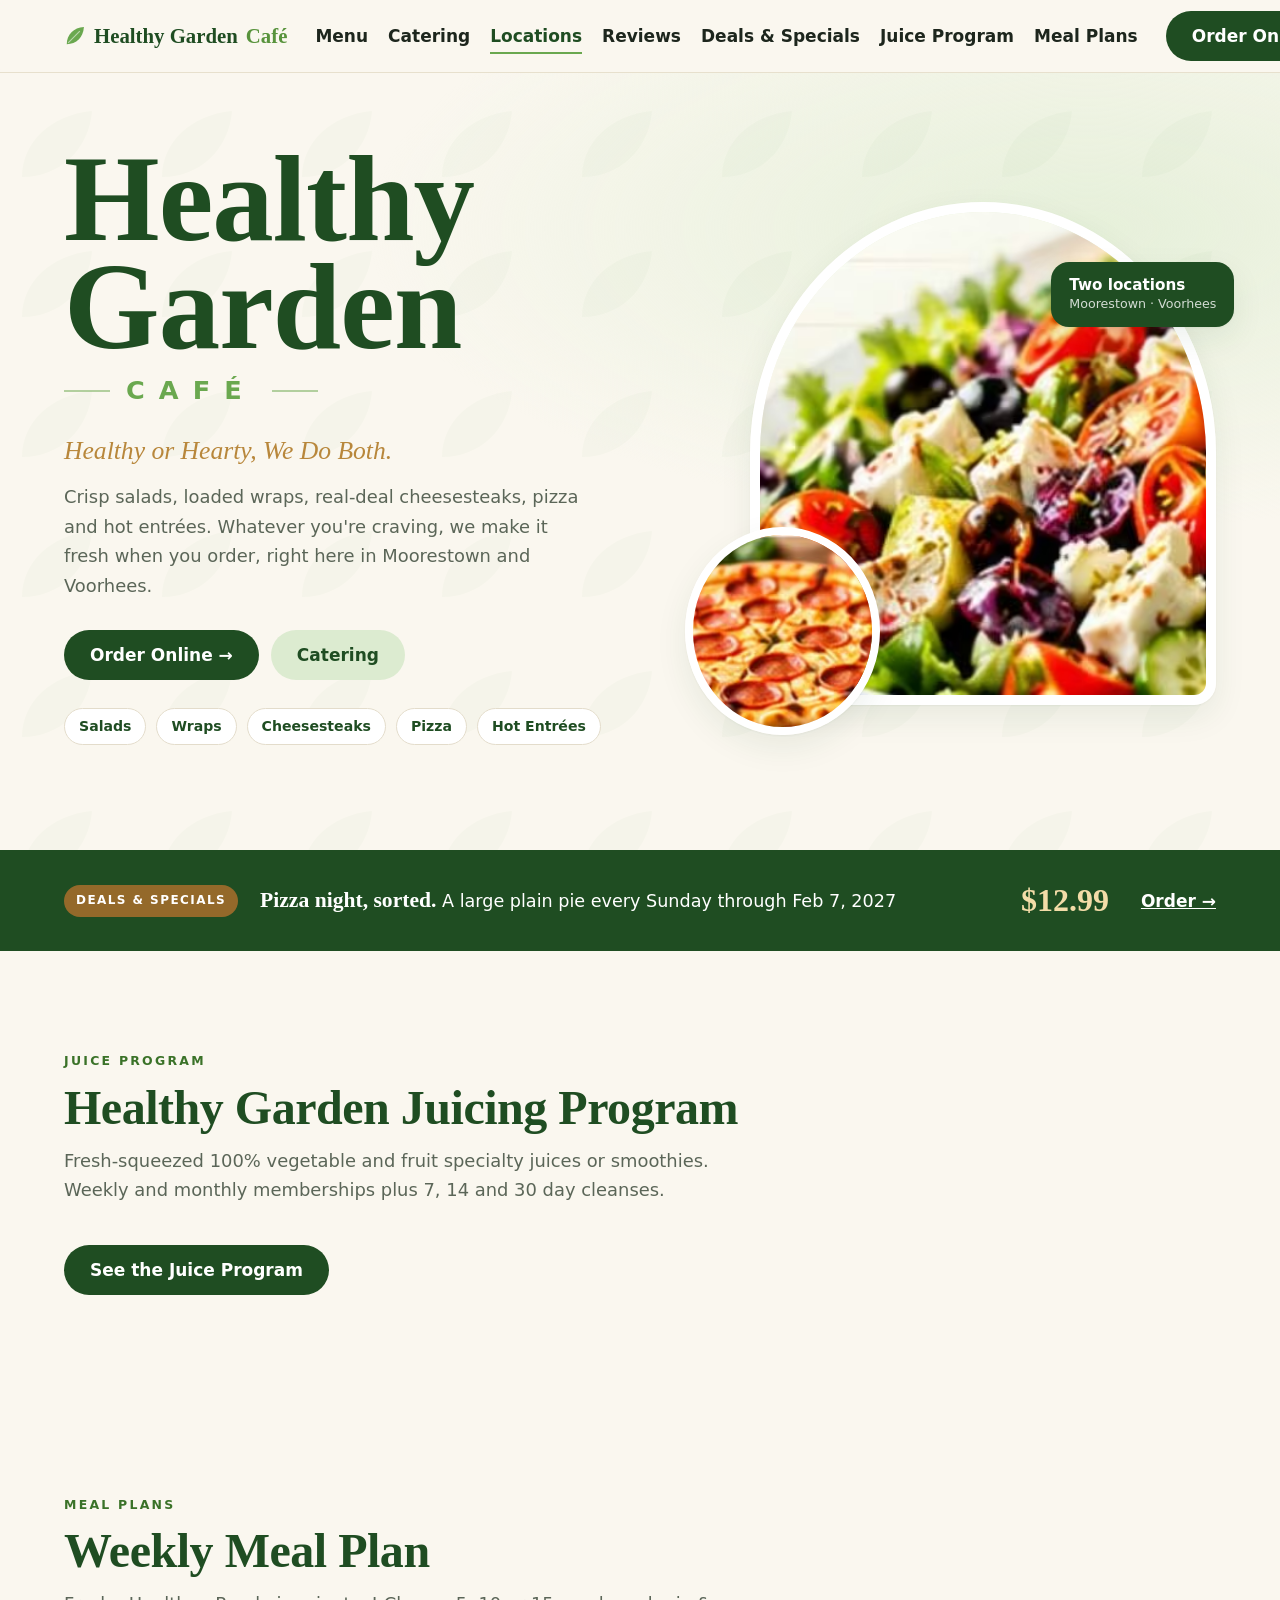
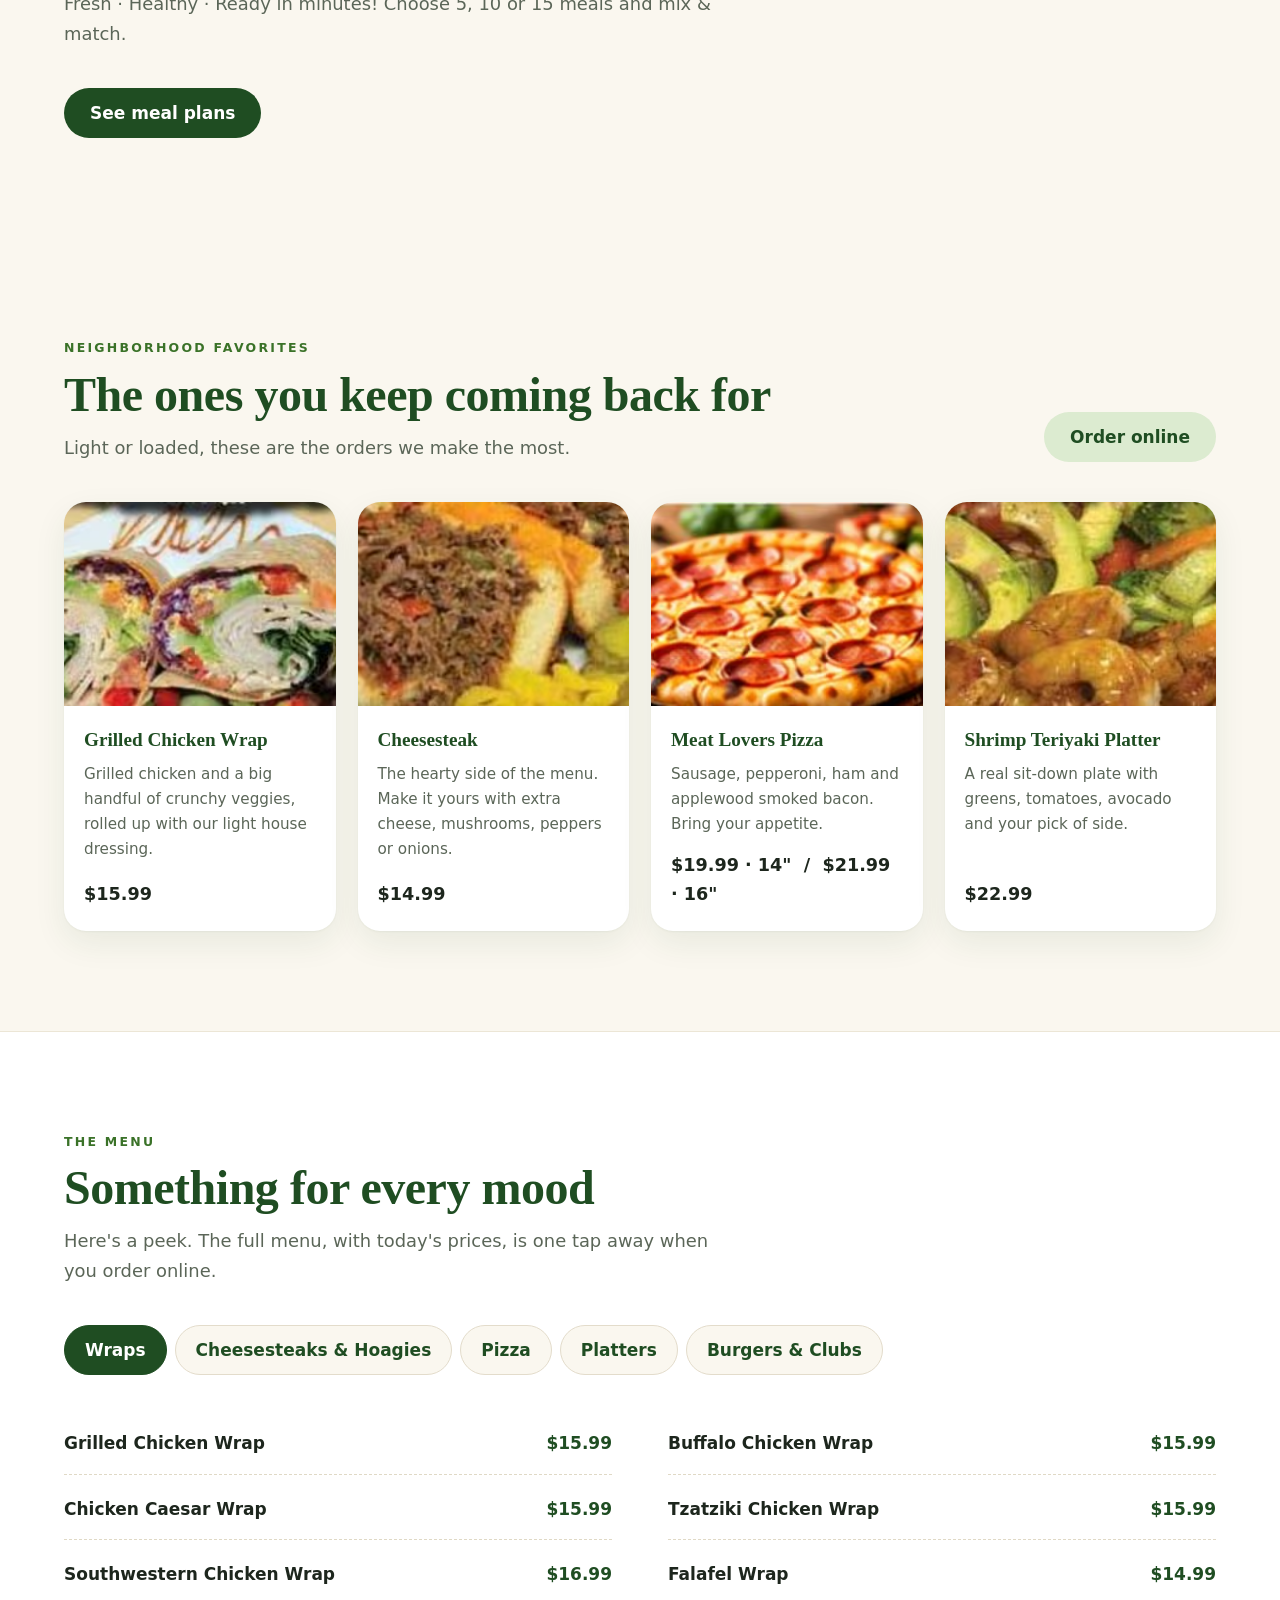
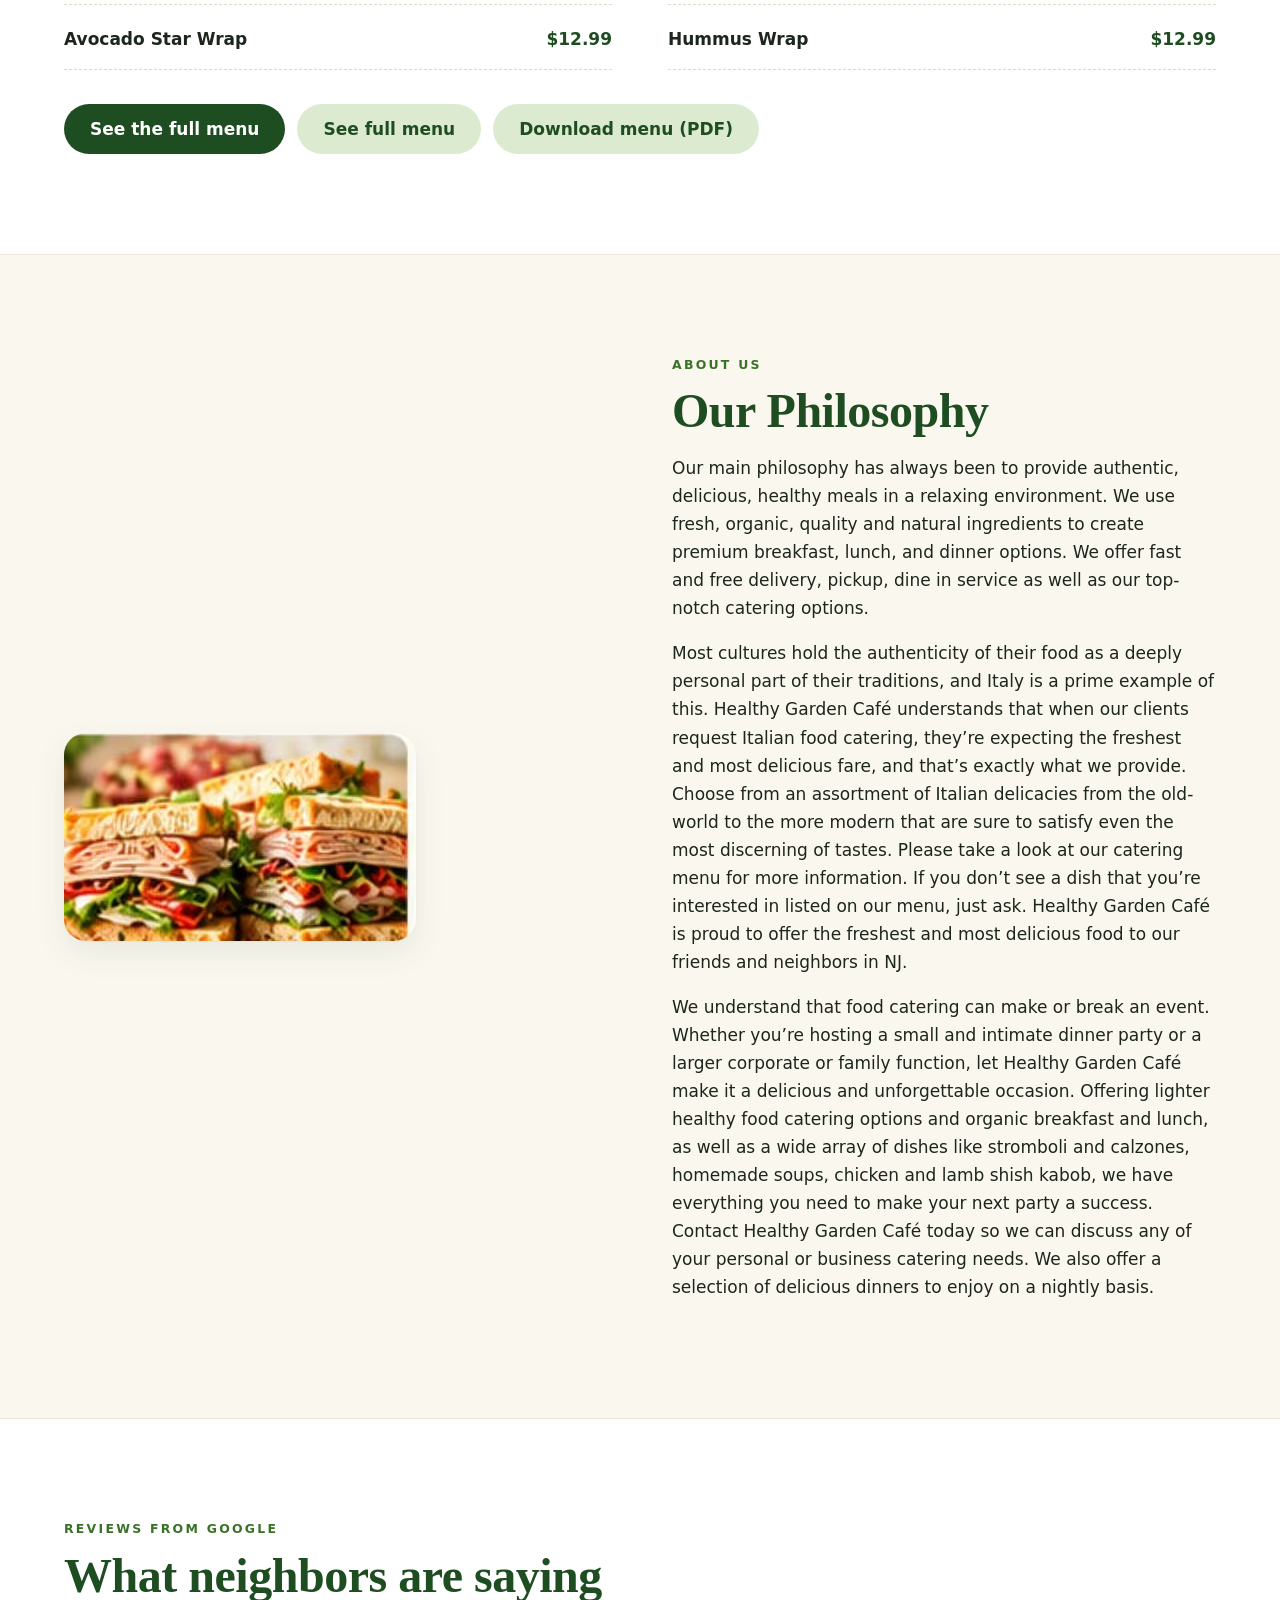
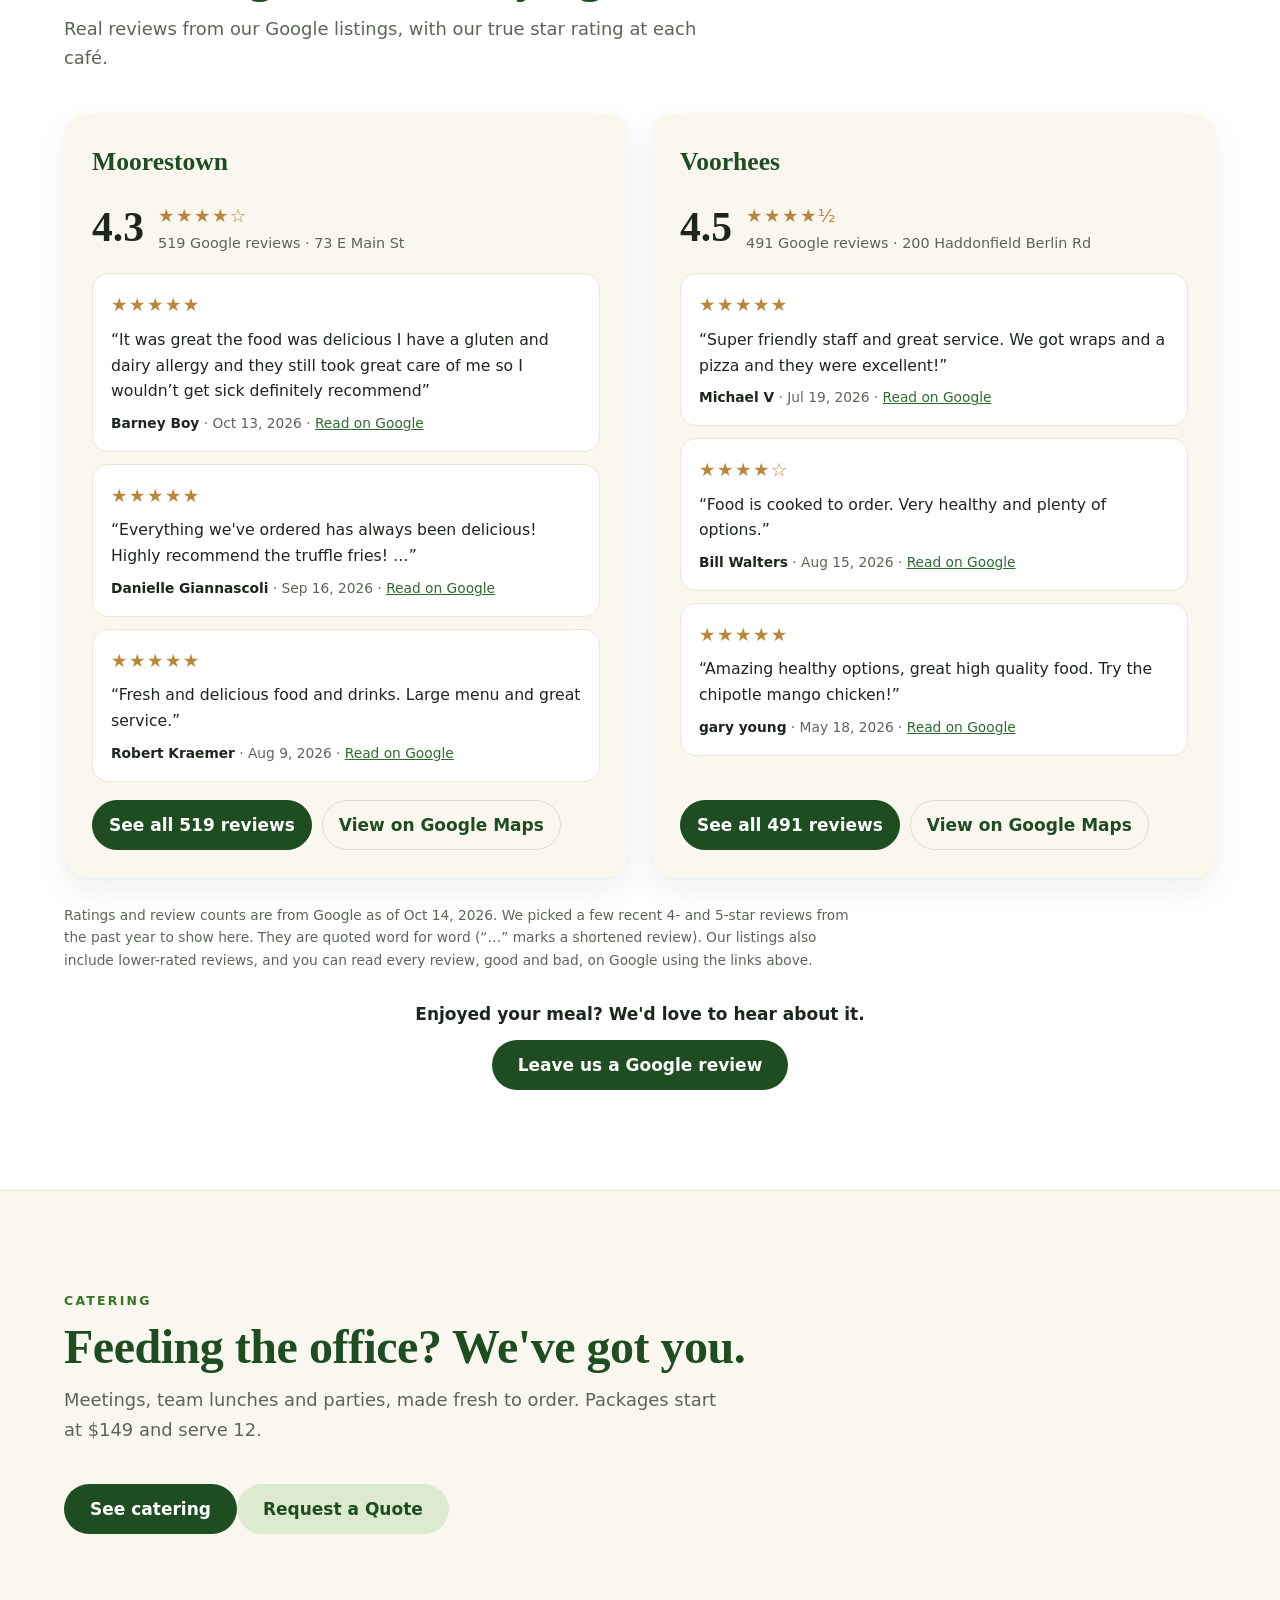
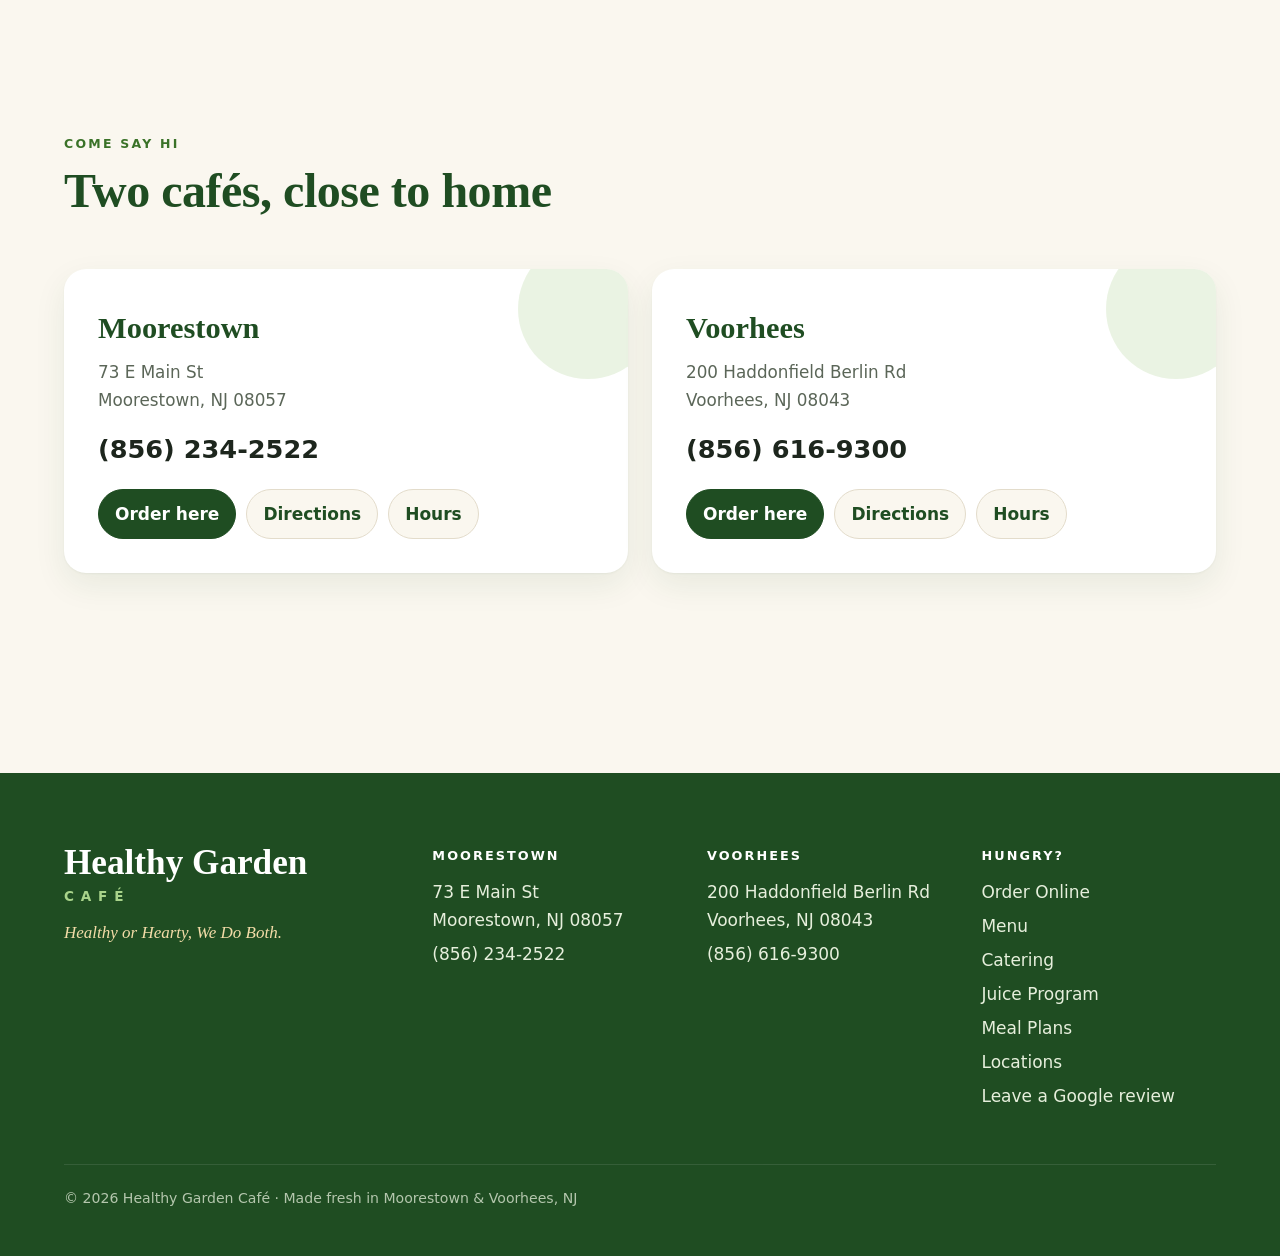
<file: index.html>
<!DOCTYPE html><html lang="en"><head><meta charset="utf-8"><meta name="viewport" content="width=device-width,initial-scale=1"> <meta name="robots" content="noindex, nofollow"> <link rel="preload" as="image" href="img/hero-salad-500.avif" type="image/avif" fetchpriority="high" imagesrcset="img/hero-salad-240.avif 240w, img/hero-salad-360.avif 360w, img/hero-salad-500.avif 500w" imagesizes="(max-width:760px) 300px, 450px"> <link rel="icon" href="data:image/svg+xml,%3Csvg xmlns=%27http://www.w3.org/2000/svg%27 viewBox=%270 0 64 64%27%3E%3Cpath d=%27M8 56C8 28 28 8 58 6c-2 30-22 50-50 50z%27 fill=%27%236aa84f%27/%3E%3C/svg%3E"> <title>Healthy Garden Café | Moorestown &amp; Voorhees, NJ</title> <meta name="description" content="Healthy Garden Café: salads, wraps, cheesesteaks, pizza, hot entrées and catering in Moorestown and Voorhees, NJ. Healthy or Hearty, We Do Both."> <script type="application/ld+json">[{"@context":"https://schema.org","@type":"Restaurant","name":"Healthy Garden Café – Moorestown","telephone":"(856) 234-2522","address":{"@type":"PostalAddress","streetAddress":"73 E Main St","addressLocality":"Moorestown","addressRegion":"NJ","postalCode":"08057","addressCountry":"US"},"servesCuisine":["Salads","Wraps","Cheesesteaks","Pizza"]},{"@context":"https://schema.org","@type":"Restaurant","name":"Healthy Garden Café – Voorhees","telephone":"(856) 616-9300","address":{"@type":"PostalAddress","streetAddress":"200 Haddonfield Berlin Rd","addressLocality":"Voorhees","addressRegion":"NJ","postalCode":"08043","addressCountry":"US"},"servesCuisine":["Salads","Wraps","Cheesesteaks","Pizza"]}]</script> <style>:root{--cream:#faf7ef;--cream2:#f2ecdd;--green:#1f4d22;--green2:#2f6b2f;--leaf:#6aa84f;--sage:#dcebd0;--ink:#1d261d;--muted:#5b6658;--gold:#b8873b;--r:22px;--sh:0 1px 2px #1f4d220d,0 12px 32px #1f4d2214}*{box-sizing:border-box}html{scroll-behavior:smooth}body{margin:0;background:var(--cream);color:var(--ink);font:17px/1.65 Inter,system-ui,-apple-system,"Segoe UI",Roboto,sans-serif;-webkit-font-smoothing:antialiased}img{max-width:100%;display:block}a{color:inherit}.wrap{max-width:1200px;margin:auto;padding:0 24px}.serif{font-family:Fraunces,"Playfair Display",Georgia,"Times New Roman",serif}.eyebrow{font-size:.78rem;font-weight:700;letter-spacing:.18em;text-transform:uppercase;color:var(--leaf);margin:0 0 10px}h2{font-family:Fraunces,Georgia,serif;font-weight:700;font-size:clamp(2rem,4.2vw,3rem);line-height:1.08;margin:0 0 12px;color:var(--green);letter-spacing:-.01em}.lead{color:var(--muted);font-size:1.12rem;max-width:58ch;margin:0}.btn{white-space:nowrap;justify-content:center;display:inline-flex;align-items:center;gap:8px;min-height:50px;padding:0 26px;border-radius:999px;font-weight:700;text-decoration:none;transition:transform .2s,box-shadow .2s,background .2s}.btn:hover{transform:translateY(-2px);box-shadow:0 8px 20px #1f4d2230}.btn-p{background:var(--green);color:#fff}.btn-p:hover{background:var(--green2)}.btn-s{background:var(--sage);color:var(--green)}.btn-s:hover{background:#cfe3bc}:focus-visible{outline:3px solid var(--gold);outline-offset:3px}.leaf{width:22px;height:22px;color:var(--leaf);flex:none}.top{position:sticky;top:0;z-index:30;background:#faf7efe8;backdrop-filter:blur(10px);border-bottom:1px solid #e7e0cd}.bar{display:flex;align-items:center;gap:28px;height:72px}.logo{display:flex;align-items:center;gap:8px;text-decoration:none;font-family:Georgia,serif;font-weight:700;font-size:1.3rem;color:var(--green)}.logo b{color:var(--leaf);font-weight:700}nav{display:flex;gap:28px;margin-left:auto}nav a{text-decoration:none;font-weight:600;color:var(--ink);position:relative}nav a::after{content:"";position:absolute;left:0;right:0;bottom:-4px;height:2px;background:var(--leaf);transform:scaleX(0);transition:.25s}nav a:hover::after{transform:scaleX(1)}.hero{position:relative;overflow:hidden;background:radial-gradient(1200px 500px at 85% 20%,#e6f0da,transparent 60%),var(--cream)}.hero::before{content:"";position:absolute;inset:0;opacity:.5;background:url("data:image/svg+xml,%3Csvg xmlns='http://www.w3.org/2000/svg' width='140' height='140'%3E%3Cpath d='M22 104C22 70 50 42 92 38c-3 38-32 66-70 66z' fill='%236aa84f' opacity='.07'/%3E%3C/svg%3E")}.hero .wrap{position:relative;display:grid;grid-template-columns:1.15fr .85fr;gap:56px;align-items:center;padding-top:72px;padding-bottom:88px}.wm{margin:0;font-family:Fraunces,Georgia,serif;color:var(--green);line-height:.88;letter-spacing:-.035em}.wm .l1{display:block;font-size:clamp(3.6rem,9.6vw,7.8rem);font-weight:800}.wm .l2{display:flex;align-items:center;gap:16px;margin-top:18px;font-family:system-ui,sans-serif;font-size:clamp(1.1rem,2.4vw,1.6rem);font-weight:700;letter-spacing:.55em;color:var(--leaf)}.wm .l2::after,.wm .l2::before{content:"";height:2px;width:46px;background:var(--leaf);opacity:.5}.tag{font-family:Georgia,serif;font-style:italic;font-size:clamp(1.25rem,2.4vw,1.6rem);color:var(--gold);margin:28px 0 10px}.hero p.sub{font-size:1.12rem;color:var(--muted);max-width:46ch;margin:0}.ctas{display:flex;gap:12px;flex-wrap:wrap;margin-top:30px}.chips{display:flex;gap:10px;flex-wrap:wrap;margin-top:28px;padding:0;list-style:none}.chips li{background:#fff;border:1px solid #e3dccb;padding:6px 14px;border-radius:999px;font-size:.88rem;font-weight:600;color:var(--green)}.art{position:relative}.art .main{width:100%;aspect-ratio:1/1.08;object-fit:cover;border-radius:50% 50% var(--r) var(--r);border:10px solid #fff;box-shadow:var(--sh)}.art .mini{position:absolute;width:42%;aspect-ratio:1;object-fit:cover;border-radius:50%;border:8px solid #fff;box-shadow:var(--sh);left:-14%;bottom:-6%}.art .badge{position:absolute;right:-4%;top:12%;background:var(--green);color:#fff;border-radius:18px;padding:14px 18px;font-weight:700;box-shadow:var(--sh);line-height:1.3;font-size:.95rem}.art .badge small{display:block;font-weight:500;opacity:.8}.special{background:var(--green);color:#fff;position:relative;overflow:hidden}.special .wrap{display:flex;align-items:center;gap:22px;padding-top:22px;padding-bottom:22px;flex-wrap:wrap}.special .pill{background:var(--gold);color:#fff;font-weight:800;letter-spacing:.12em;font-size:.75rem;padding:6px 12px;border-radius:999px;text-transform:uppercase}.special .txt{font-size:1.1rem}.special .txt b{font-family:Georgia,serif;font-size:1.35rem}.special .price{font-family:Georgia,serif;font-size:2rem;font-weight:700;color:#f3dca8;margin-left:auto}.special a{color:#fff;font-weight:700}section.sec{padding:100px 0}.head{display:flex;justify-content:space-between;align-items:end;gap:24px;flex-wrap:wrap;margin-bottom:40px}.feat{display:grid;grid-template-columns:repeat(4,1fr);gap:22px}.fc{background:#fff;border-radius:var(--r);overflow:hidden;box-shadow:var(--sh);transition:transform .3s,box-shadow .3s;display:flex;flex-direction:column}.fc:hover{transform:translateY(-6px);box-shadow:0 20px 40px #1f4d2222}.fc .ph{overflow:hidden;aspect-ratio:4/3}.fc img{width:100%;height:100%;object-fit:cover;transition:transform .6s}.fc:hover img{transform:scale(1.06)}.fc .b{padding:18px 20px 22px;display:flex;flex-direction:column;flex:1}.fc h3{margin:0;font-family:Georgia,serif;font-size:1.2rem;color:var(--green)}.fc p{margin:6px 0 14px;color:var(--muted);font-size:.95rem;flex:1}.fc .pr{font-weight:800;color:var(--ink);font-size:1.1rem}.menu{background:#fff;border-top:1px solid #ece6d6;border-bottom:1px solid #ece6d6}.tabs{display:flex;gap:8px;overflow-x:auto;padding-bottom:6px;margin-bottom:32px;scrollbar-width:none}.tabs::-webkit-scrollbar{display:none}.tabs button{flex:none;font:inherit;font-weight:700;border:1px solid #e3dccb;background:var(--cream);color:var(--green);padding:10px 20px;border-radius:999px;cursor:pointer;min-height:46px;transition:.2s}.tabs button[aria-selected=true]{background:var(--green);color:#fff;border-color:var(--green)}.panel{display:none;grid-template-columns:1fr 1fr;gap:4px 56px}.panel.on{display:grid;animation:fade .4s}.it{display:flex;gap:12px;align-items:baseline;padding:16px 0;border-bottom:1px dashed #e0d9c6}.it .n{font-weight:700}.it .d{display:block;color:var(--muted);font-size:.9rem;font-weight:400}.it .dots{flex:1}.it .p{font-weight:800;color:var(--green);white-space:nowrap}.menu .more{margin-top:34px;display:flex;gap:12px;flex-wrap:wrap}.about{display:grid;grid-template-columns:1fr 1fr;gap:64px;align-items:center}.about img{border-radius:var(--r);aspect-ratio:5/4;object-fit:cover;box-shadow:var(--sh)}.about blockquote{margin:0;font-family:Georgia,serif;font-size:clamp(1.5rem,3vw,2.1rem);line-height:1.3;color:var(--green)}.cat{background:linear-gradient(180deg,var(--cream2),var(--cream))}.pk{display:grid;grid-template-columns:repeat(5,1fr);gap:18px;list-style:none;padding:0;margin:0}.pk li{background:#fff;border-radius:var(--r);padding:26px 22px;box-shadow:var(--sh);display:flex;flex-direction:column;gap:6px;border-top:4px solid var(--leaf);transition:transform .3s}.pk li:hover{transform:translateY(-5px)}.pk h3{margin:0;font-family:Georgia,serif;font-size:1.15rem;color:var(--green);min-height:2.6em}.pk .pr{font-size:2.3rem;font-weight:800;color:var(--ink);line-height:1}.pk .sv{display:inline-block;background:var(--sage);color:var(--green);font-weight:700;font-size:.85rem;padding:4px 10px;border-radius:999px;width:max-content}.pk small{color:var(--muted)}.cat .note{margin-top:30px;display:flex;gap:16px;align-items:center;flex-wrap:wrap;background:#fff;border-radius:var(--r);padding:22px 26px;box-shadow:var(--sh)}.cat .note p{margin:0;flex:1;min-width:240px}.locs{display:grid;grid-template-columns:1fr 1fr;gap:24px}.loc{background:#fff;border-radius:var(--r);padding:34px;box-shadow:var(--sh);position:relative;overflow:hidden}.loc::after{content:"";position:absolute;right:-30px;top:-30px;width:140px;height:140px;border-radius:50%;background:var(--sage);opacity:.6}.loc h3{margin:0 0 6px;font-family:Georgia,serif;font-size:1.9rem;color:var(--green);position:relative}.loc address{font-style:normal;color:var(--muted);font-size:1.05rem}.loc .tel{display:inline-block;font-size:1.6rem;font-weight:800;color:var(--ink);text-decoration:none;margin:14px 0 18px}.lk{display:flex;gap:10px;flex-wrap:wrap}.lk a{text-decoration:none;font-weight:700;padding:10px 16px;border-radius:999px;background:var(--cream);border:1px solid #e3dccb;color:var(--green);min-height:44px;display:inline-flex;align-items:center;transition:.2s}.lk a:hover{background:var(--sage)}.lk a.o{background:var(--green);color:#fff;border-color:var(--green)}footer{background:var(--green);color:#e6efdc;padding:72px 0 40px;margin-top:100px}.fg{display:grid;grid-template-columns:1.4fr 1fr 1fr 1fr;gap:40px}.fw{font-family:Georgia,serif;font-size:2.2rem;font-weight:700;color:#fff;line-height:1;margin:0}.fw span{display:block;font-family:system-ui;font-size:.85rem;letter-spacing:.5em;color:#a9d48b;margin-top:10px}footer h4{margin:0 0 12px;color:#fff;font-size:.8rem;letter-spacing:.16em;text-transform:uppercase}footer p{margin:0 0 6px}footer a{color:#e6efdc;text-decoration:none}footer a:hover{color:#fff;text-decoration:underline}.legal{border-top:1px solid #ffffff22;margin-top:48px;padding-top:22px;font-size:.88rem;opacity:.75}.sticky{display:none}.rv{opacity:0;transform:translateY(24px);transition:opacity .7s,transform .7s}.rv.in{opacity:1;transform:none}@keyframes fade{from{opacity:0;transform:translateY(8px)}to{opacity:1;transform:none}}@media(max-width:1000px){.feat{grid-template-columns:1fr 1fr}.pk{grid-template-columns:1fr 1fr}.fg{grid-template-columns:1fr 1fr}}@media(max-width:760px){body{font-size:17px}.top .btn,nav{display:none}.bar{height:62px}.hero .wrap{grid-template-columns:1fr;gap:40px;padding-top:40px;padding-bottom:56px}.art{max-width:320px;margin:0 auto 10px}.art .mini{left:-8%}.art .badge{right:-6%}.wm .l2::after,.wm .l2::before{width:24px}.ctas .btn{flex:1;justify-content:center}section.sec{padding:64px 0}.special .price{margin-left:0}.feat{grid-template-columns:1fr;gap:16px}.fc{flex-direction:row}.fc .ph{width:38%;aspect-ratio:auto;flex:none}.fc .b{padding:14px 16px}.fc p{margin:4px 0 8px;font-size:.9rem}.panel{grid-template-columns:1fr}.about{grid-template-columns:1fr;gap:28px}.pk{grid-template-columns:1fr}.pk h3{min-height:0}.locs{grid-template-columns:1fr}.loc{padding:26px}.fg{grid-template-columns:1fr;gap:28px}footer{padding-bottom:110px;margin-top:64px}.sticky{display:flex;position:fixed;left:12px;right:12px;bottom:12px;z-index:40;background:#fff;border-radius:999px;box-shadow:0 10px 30px #0003;padding:6px;gap:6px}.sticky a{flex:1;min-height:50px;display:flex;align-items:center;justify-content:center;font-weight:700;text-decoration:none;color:var(--green);border-radius:999px}.sticky a.o{flex:1.8;background:var(--green);color:#fff}}@media(prefers-reduced-motion:reduce){*{transition:none!important;animation:none!important}.rv{opacity:1;transform:none}html{scroll-behavior:auto}}nav a.act{color:var(--green)}nav a.act::after{transform:scaleX(1)}.burger{display:none;margin-left:auto;width:48px;height:48px;border:0;background:var(--sage);border-radius:14px;cursor:pointer;align-items:center;justify-content:center;flex-direction:column;gap:5px}.burger span{display:block;width:22px;height:2.5px;background:var(--green);border-radius:2px;transition:.3s}.burger[aria-expanded=true] span:first-child{transform:translateY(7.5px) rotate(45deg)}.burger[aria-expanded=true] span:nth-child(2){opacity:0}.burger[aria-expanded=true] span:nth-child(3){transform:translateY(-7.5px) rotate(-45deg)}.mnav{position:fixed;inset:62px 0 0;z-index:29;background:var(--cream);padding:18px 20px 30px;display:flex;flex-direction:column;gap:8px;transform:translateY(-8px);opacity:0;visibility:hidden;transition:.25s}.mnav.open{opacity:1;visibility:visible;transform:none}.mnav a{display:flex;align-items:center;justify-content:space-between;min-height:62px;padding:0 20px;border-radius:16px;background:#fff;border:1px solid #e7e0cd;text-decoration:none;font-family:Georgia,serif;font-size:1.35rem;font-weight:700;color:var(--green)}.mnav a::after{content:"→";font-family:system-ui;color:var(--leaf)}.mnav a.act{border-color:var(--leaf);background:#f1f7ea}.mnav a.btn{margin-top:10px;min-height:58px;font-size:1.15rem;font-family:system-ui,sans-serif;background:var(--green);color:#fff;border-color:var(--green);justify-content:center}.mnav .btn::after{content:none}.totop{position:fixed;right:20px;bottom:24px;z-index:35;width:50px;height:50px;border-radius:50%;border:0;background:var(--green);color:#fff;font-size:1.3rem;cursor:pointer;box-shadow:var(--sh);opacity:0;visibility:hidden;transform:translateY(10px);transition:.3s}.totop.show{opacity:1;visibility:visible;transform:none}section[id]{scroll-margin-top:80px}.art,.hero .chips,.hero .ctas,.hero .sub,.hero .tag,.hero .wm .l1,.hero .wm .l2{animation:rise .9s cubic-bezier(.2,.7,.2,1) both}.hero .wm .l2{animation-delay:.15s}.hero .tag{animation-delay:.35s}.hero .sub{animation-delay:.5s}.hero .ctas{animation-delay:.65s}.hero .chips{animation-delay:.8s}.art{animation:pop 1.1s .25s cubic-bezier(.2,.7,.2,1) both}@keyframes rise{from{opacity:0;transform:translateY(28px)}to{opacity:1;transform:none}}@keyframes pop{from{opacity:0;transform:scale(.94)}to{opacity:1;transform:none}}.art .frame{border-radius:50% 50% var(--r) var(--r);overflow:hidden;border:10px solid #fff;box-shadow:var(--sh);aspect-ratio:1/1.08}.art .frame .main{border:0;border-radius:0;box-shadow:none;height:100%;aspect-ratio:auto;animation:kb 18s ease-in-out infinite alternate}@keyframes kb{from{transform:scale(1)}to{transform:scale(1.12) translate(-2%,-2%)}}.drift{position:absolute;inset:0;pointer-events:none;overflow:hidden}.drift i{position:absolute;top:-40px;width:18px;height:18px;color:var(--leaf);opacity:.45;animation:fall linear infinite}.drift i svg{width:100%;height:100%}.drift i:first-child{left:8%;animation-duration:17s;animation-delay:-3s}.drift i:nth-child(2){left:38%;width:14px;height:14px;animation-duration:22s;animation-delay:-11s}.drift i:nth-child(3){left:62%;animation-duration:19s;animation-delay:-6s;width:22px;height:22px}.drift i:nth-child(4){left:88%;width:15px;height:15px;animation-duration:24s;animation-delay:-15s}@keyframes fall{0%{transform:translate(0,0) rotate(0)}50%{transform:translate(40px,50vh) rotate(160deg)}100%{transform:translate(-10px,105vh) rotate(320deg);opacity:0}}.special .price{position:relative;overflow:hidden;padding:2px 10px;border-radius:10px;animation:pulse 2.6s ease-in-out infinite}.special .price::after{content:"";position:absolute;inset:0;background:linear-gradient(110deg,transparent 30%,#ffffff66 50%,transparent 70%);transform:translateX(-120%);animation:shine 3.5s ease-in-out infinite 1s}@keyframes pulse{0%,100%{transform:scale(1)}50%{transform:scale(1.07)}}@keyframes shine{0%{transform:translateX(-120%)}100%,60%{transform:translateX(120%)}}@media(max-width:760px){.burger{display:flex}.totop{bottom:86px;right:16px;width:46px;height:46px}.drift i:nth-child(n+3){display:none}}@media(min-width:761px){.mnav{display:none}}@media(prefers-reduced-motion:reduce){.art,.art .frame .main,.hero *,.special .price,.special .price::after{animation:none!important}.drift{display:none}}.rvw{background:#fff;border-top:1px solid #ece6d6;border-bottom:1px solid #ece6d6}.rs{display:grid;grid-template-columns:1fr 1fr;gap:24px}.rstore{background:var(--cream);border-radius:var(--r);padding:28px;box-shadow:var(--sh);display:flex;flex-direction:column;gap:18px}.rstore h3{margin:0;font-family:Georgia,serif;font-size:1.6rem;color:var(--green)}.rsum{display:flex;align-items:center;gap:14px;flex-wrap:wrap}.rsum .avg{font-family:Georgia,serif;font-size:2.6rem;font-weight:700;color:var(--ink);line-height:1}.st{color:var(--gold);letter-spacing:.08em;font-size:1.15rem}.rsum small{display:block;color:var(--muted);font-size:.9rem}.rq{list-style:none;margin:0;padding:0;display:grid;gap:12px}.rq li{background:#fff;border-radius:16px;padding:16px 18px;border:1px solid #ece6d6}.rq .by,.rq blockquote p{margin:0}.rq blockquote{margin:6px 0 8px;font-size:.98rem}.rq .by{font-size:.86rem;color:var(--muted)}.rq .by b{color:var(--ink)}.rq .by a{color:var(--green2)}.rstore .lk{margin-top:auto}.rnote{margin:26px 0 0;font-size:.86rem;color:var(--muted);max-width:90ch}@media(max-width:760px){.rs{grid-template-columns:1fr}.rstore{padding:22px}}.logo b{color:#58933c}.special .pill{background:#94692a}.eyebrow{color:#3a7228}</style><style>
.lit-c{transition:box-shadow .35s ease,border-color .35s ease}
@media(max-width:760px){.lit-c.lit{box-shadow:0 0 0 2px #6aa84f66,0 10px 28px #6aa84f40;border-color:#6aa84f}}
@media(prefers-reduced-motion:reduce){.lit-c{transition:none}}
.spk{position:fixed;inset:0;z-index:100;display:flex;align-items:center;justify-content:center;background:#0f1f1266;opacity:0;transition:opacity .2s}
.spk[hidden]{display:none}.spk.open{opacity:1}
.pk-d{background:#fff;color:#1f2a1f;border-radius:20px;padding:22px;width:min(420px,92vw);box-shadow:0 20px 50px #0004;transform:translateY(12px);transition:transform .2s;position:relative}
.spk.open .pk-d{transform:none}
.pk-d h2{margin:0 0 4px;font-size:1.3rem}.pk-d p{margin:0 0 14px;color:#4b544f;font-size:.95rem}
.pk-b{display:flex;flex-direction:column;justify-content:center;min-height:64px;margin-top:10px;padding:10px 18px;border-radius:14px;background:#1f4d22;color:#fff;text-decoration:none;font-weight:700;font-size:1.1rem}
.pk-b small{font-weight:400;opacity:.85;font-size:.85rem}.pk-b:hover,.pk-b:focus-visible{background:#2f6b2f;outline:3px solid #6aa84f;outline-offset:2px}
.pk-x{position:absolute;top:8px;right:8px;width:48px;height:48px;border:0;background:none;font-size:1.6rem;cursor:pointer;color:#1f2a1f;border-radius:50%}
.pk-x:focus-visible{outline:3px solid #6aa84f}
@media(max-width:760px){.spk{align-items:flex-end}.pk-d{width:100%;border-radius:20px 20px 0 0;padding-bottom:calc(22px + env(safe-area-inset-bottom))}.pk-d{transform:translateY(100%)}}
@media(prefers-reduced-motion:reduce){.spk,.pk-d{transition:none}}
</style><style>[hidden]{display:none!important}.qf-w{color:#1f2a1f;font:400 1rem/1.5 Inter,system-ui,sans-serif;text-align:left;margin-top:32px;background:#fff;border-radius:20px;padding:22px;box-shadow:0 2px 14px #0000000f;scroll-margin-top:80px}.qf-w h3{margin:0 0 12px}
.qf{display:grid;gap:14px;scroll-margin-top:150px}.f{display:flex;flex-direction:column;gap:4px;min-width:0}.f label,.f legend{font-weight:700}
.qf input:not([type=radio]),.qf textarea{min-height:48px;padding:10px 12px;font:inherit;font-size:16px;border:1.5px solid #9aa79a;border-radius:10px;background:#fff;color:inherit;width:100%}
.qf :focus-visible{outline:3px solid #6aa84f;outline-offset:1px}.qf [aria-invalid=true]{border-color:#b42318!important}
.er{color:#b42318;font-size:.9rem;min-height:1.1em}.fs{border:0;padding:0;margin:0}.rd{display:inline-flex;align-items:center;gap:8px;min-height:48px;margin-right:20px;font-weight:400!important}.rd input{width:22px;height:22px;accent-color:#1f4d22}
.rq-n{margin:0;font-size:.9rem;color:#4b544f}.qf button{min-height:52px;font:700 1.05rem/1.2 Inter,system-ui,sans-serif;width:100%}.qf-w h3{font-family:inherit;font-size:1.35rem;color:#1f4d22}.qt{padding:18px;border-left:5px solid #6aa84f;background:#f1f7ea;border-radius:10px}.qt a{font-weight:700;color:#1f4d22}
@media(min-width:761px){.qf{grid-template-columns:1fr 1fr}.qfull{grid-column:1/-1}.qf-w{padding:32px}}</style><style>/* header no-wrap fix */.logo{white-space:nowrap;flex-shrink:0}.top .btn{flex-shrink:0}nav a{white-space:nowrap}nav{gap:20px}@media(min-width:761px) and (max-width:1199px){.bar>.btn{margin-left:auto}.bar>.burger{margin-left:12px}}@media(max-width:1199px){nav{display:none!important}.burger{display:flex}.mnav{display:flex}}</style></head><body> <svg width="0" height="0" style="position:absolute"><symbol id="lf" viewBox="0 0 64 64"><path d="M8 56C8 28 28 8 58 6c-2 30-22 50-50 50z" fill="currentColor"/><path d="M12 52L46 18" stroke="#fff" stroke-width="3" opacity=".55"/></symbol></svg> <header class="top"><div class="wrap bar"><a class="logo" href="#"><svg class="leaf"><use href="#lf"/></svg>Healthy Garden <b>Café</b></a> <nav aria-label="Main"><a href="#menu">Menu</a><a href="catering.html">Catering</a><a href="#locations">Locations</a><a href="#reviews">Reviews</a><a href="#deals">Deals &amp; Specials</a><a href="juice-program.html">Juice Program</a><a href="meal-plans.html">Meal Plans</a></nav><a class="btn btn-p" href="https://healthygardencafe.hungerrush.com" data-pick="order">Order Online</a><button type="button" class="burger" aria-label="Open menu" aria-expanded="false" aria-controls="mnav"><span></span><span></span><span></span></button></div></header> <div class="mnav" id="mnav"><a href="#menu">Menu</a><a href="catering.html">Catering</a><a href="#locations">Locations</a><a href="#reviews">Reviews</a><a href="#deals">Deals &amp; Specials</a><a href="juice-program.html">Juice Program</a><a href="meal-plans.html">Meal Plans</a><a class="btn btn-p" href="https://healthygardencafe.hungerrush.com" data-pick="order">Order Online</a></div> <main> <section class="hero" id="top"><div class="drift" aria-hidden="true"><i><svg><use href="#lf"/></svg></i><i><svg><use href="#lf"/></svg></i><i><svg><use href="#lf"/></svg></i><i><svg><use href="#lf"/></svg></i></div><div class="wrap"> <div><h1 class="wm"><span class="l1">Healthy Garden</span><span class="l2">CAFÉ</span></h1> <p class="tag">Healthy or Hearty, We Do Both.</p> <p class="sub">Crisp salads, loaded wraps, real-deal cheesesteaks, pizza and hot entrées. Whatever you're craving, we make it fresh when you order, right here in Moorestown and Voorhees.</p> <div class="ctas"><a class="btn btn-p" href="https://healthygardencafe.hungerrush.com" data-pick="order">Order Online →</a><a class="btn btn-s" href="#catering">Catering</a></div> <ul class="chips"><li>Salads</li><li>Wraps</li><li>Cheesesteaks</li><li>Pizza</li><li>Hot Entrées</li></ul></div> <div class="art"><div class="frame"><picture><source type="image/avif" srcset="img/hero-salad-240.avif 240w, img/hero-salad-360.avif 360w, img/hero-salad-500.avif 500w" sizes="(max-width:760px) 300px, 450px"><img src="img/hero-salad-500.webp" srcset="img/hero-salad-240.webp 240w, img/hero-salad-360.webp 360w, img/hero-salad-500.webp 500w" sizes="(max-width:760px) 300px, 450px" width="500" height="396" class="main" alt="Fresh garden salad with tomatoes, feta and olives" fetchpriority="high"></picture></div><picture><source type="image/avif" srcset="img/pizza-240.avif 240w, img/pizza-368.avif 368w" sizes="(max-width:760px) 134px, 195px"><img src="img/pizza-368.webp" srcset="img/pizza-240.webp 240w, img/pizza-368.webp 368w" sizes="(max-width:760px) 134px, 195px" width="368" height="208" class="mini" alt="Pizza" decoding="async"></picture><div class="badge">Two locations<small>Moorestown · Voorhees</small></div></div> </div></section> <section class="special" id="deals" aria-label="Deals &amp; Specials"><div class="wrap"><span class="pill">Deals &amp; Specials</span><span class="txt"><b>Pizza night, sorted.</b> A large plain pie every Sunday through Feb 7, 2027</span><span class="price">$12.99</span><a href="https://healthygardencafe.hungerrush.com" data-pick="order">Order →</a></div></section> <section class="sec" id="juice"><div class="wrap"><div class="head rv"><div><p class="eyebrow">Juice Program</p><h2>Healthy Garden Juicing Program</h2><p class="lead">Fresh-squeezed 100% vegetable and fruit specialty juices or smoothies. Weekly and monthly memberships plus 7, 14 and 30 day cleanses.</p></div></div><div class="more"><a class="btn btn-p" href="juice-program.html">See the Juice Program</a></div></div></section> <section class="sec" id="meal-plans"><div class="wrap"><div class="head rv"><div><p class="eyebrow">Meal Plans</p><h2>Weekly Meal Plan</h2><p class="lead">Fresh · Healthy · Ready in minutes! Choose 5, 10 or 15 meals and mix &amp; match.</p></div></div><div class="more"><a class="btn btn-p" href="meal-plans.html">See meal plans</a></div></div></section> <section class="sec"><div class="wrap"><div class="head rv"><div><p class="eyebrow">Neighborhood favorites</p><h2>The ones you keep coming back for</h2><p class="lead">Light or loaded, these are the orders we make the most.</p></div><a class="btn btn-s" href="https://healthygardencafe.hungerrush.com" data-pick="order">Order online</a></div> <div class="feat"> <article class="fc rv"><div class="ph"><picture><source type="image/avif" srcset="img/chicken-wrap-240.avif 240w, img/chicken-wrap-360.avif 360w, img/chicken-wrap-747.avif 747w" sizes="(max-width:760px) 130px, (max-width:1000px) 48vw, 270px"><img src="img/chicken-wrap-747.webp" srcset="img/chicken-wrap-240.webp 240w, img/chicken-wrap-360.webp 360w, img/chicken-wrap-747.webp 747w" sizes="(max-width:760px) 130px, (max-width:1000px) 48vw, 270px" width="747" height="355" alt="Grilled chicken wrap" loading="lazy" style="object-position:center 75%" decoding="async"></picture></div><div class="b"><h3>Grilled Chicken Wrap</h3><p>Grilled chicken and a big handful of crunchy veggies, rolled up with our light house dressing.</p><span class="pr">$15.99</span></div></article> <article class="fc rv"><div class="ph"><picture><source type="image/avif" srcset="img/cheesesteak-240.avif 240w, img/cheesesteak-360.avif 360w, img/cheesesteak-850.avif 850w" sizes="(max-width:760px) 130px, (max-width:1000px) 48vw, 270px"><img src="img/cheesesteak-850.webp" srcset="img/cheesesteak-240.webp 240w, img/cheesesteak-360.webp 360w, img/cheesesteak-850.webp 850w" sizes="(max-width:760px) 130px, (max-width:1000px) 48vw, 270px" width="850" height="360" alt="Cheesesteak" loading="lazy" decoding="async"></picture></div><div class="b"><h3>Cheesesteak</h3><p>The hearty side of the menu. Make it yours with extra cheese, mushrooms, peppers or onions.</p><span class="pr">$14.99</span></div></article> <article class="fc rv"><div class="ph"><picture><source type="image/avif" srcset="img/pizza-240.avif 240w, img/pizza-368.avif 368w" sizes="(max-width:760px) 130px, (max-width:1000px) 48vw, 270px"><img src="img/pizza-368.webp" srcset="img/pizza-240.webp 240w, img/pizza-368.webp 368w" sizes="(max-width:760px) 130px, (max-width:1000px) 48vw, 270px" width="368" height="208" alt="Pizza" loading="lazy" decoding="async"></picture></div><div class="b"><h3>Meat Lovers Pizza</h3><p>Sausage, pepperoni, ham and applewood smoked bacon. Bring your appetite.</p><span class="pr">$19.99 · 14" &nbsp;/&nbsp; $21.99 · 16"</span></div></article> <article class="fc rv"><div class="ph"><picture><source type="image/avif" srcset="img/shrimp-teriyaki-240.avif 240w, img/shrimp-teriyaki-360.avif 360w, img/shrimp-teriyaki-770.avif 770w" sizes="(max-width:760px) 130px, (max-width:1000px) 48vw, 270px"><img src="img/shrimp-teriyaki-770.webp" srcset="img/shrimp-teriyaki-240.webp 240w, img/shrimp-teriyaki-360.webp 360w, img/shrimp-teriyaki-770.webp 770w" sizes="(max-width:760px) 130px, (max-width:1000px) 48vw, 270px" width="770" height="355" alt="Shrimp teriyaki platter" loading="lazy" decoding="async"></picture></div><div class="b"><h3>Shrimp Teriyaki Platter</h3><p>A real sit-down plate with greens, tomatoes, avocado and your pick of side.</p><span class="pr">$22.99</span></div></article> </div></div></section> <section class="sec menu" id="menu"><div class="wrap"><div class="head rv"><div><p class="eyebrow">The menu</p><h2>Something for every mood</h2><p class="lead">Here's a peek. The full menu, with today's prices, is one tap away when you order online.</p></div></div> <div class="tabs" role="tablist"> <button type="button" role="tab" aria-selected="true" data-t="w">Wraps</button><button type="button" role="tab" aria-selected="false" data-t="h">Cheesesteaks &amp; Hoagies</button><button type="button" role="tab" aria-selected="false" data-t="p">Pizza</button><button type="button" role="tab" aria-selected="false" data-t="e">Platters</button><button type="button" role="tab" aria-selected="false" data-t="b">Burgers &amp; Clubs</button></div> <div class="panel on" id="w"><div class="it"><span class="n">Grilled Chicken Wrap</span><span class="dots"></span><span class="p">$15.99</span></div><div class="it"><span class="n">Buffalo Chicken Wrap</span><span class="dots"></span><span class="p">$15.99</span></div><div class="it"><span class="n">Chicken Caesar Wrap</span><span class="dots"></span><span class="p">$15.99</span></div><div class="it"><span class="n">Tzatziki Chicken Wrap</span><span class="dots"></span><span class="p">$15.99</span></div><div class="it"><span class="n">Southwestern Chicken Wrap</span><span class="dots"></span><span class="p">$16.99</span></div><div class="it"><span class="n">Falafel Wrap</span><span class="dots"></span><span class="p">$14.99</span></div><div class="it"><span class="n">Avocado Star Wrap</span><span class="dots"></span><span class="p">$12.99</span></div><div class="it"><span class="n">Hummus Wrap</span><span class="dots"></span><span class="p">$12.99</span></div></div> <div class="panel" id="h"><div class="it"><span class="n">Cheesesteak</span><span class="dots"></span><span class="p">$14.99</span></div><div class="it"><span class="n">Chicken Cheesesteak</span><span class="dots"></span><span class="p">$14.99</span></div><div class="it"><span class="n">Buffalo Chicken Cheesesteak</span><span class="dots"></span><span class="p">$14.99</span></div><div class="it"><span class="n">Italian</span><span class="dots"></span><span class="p">$14.99</span></div><div class="it"><span class="n">Chicken Cutlet Parmigiana</span><span class="dots"></span><span class="p">$14.99</span></div><div class="it"><span class="n">Eggplant Parmigiana</span><span class="dots"></span><span class="p">$14.99</span></div></div> <div class="panel" id="p"><div class="it"><span class="n">Cheese (White or Red)<span class="d">14" / 16"</span></span><span class="dots"></span><span class="p">$15.99 / $17.99</span></div><div class="it"><span class="n">The Grandma<span class="d">16"</span></span><span class="dots"></span><span class="p">$23.99</span></div><div class="it"><span class="n">Meat Lovers<span class="d">14" / 16"</span></span><span class="dots"></span><span class="p">$19.99 / $21.99</span></div><div class="it"><span class="n">Veggie Lovers<span class="d">14" / 16"</span></span><span class="dots"></span><span class="p">$19.99 / $21.99</span></div><div class="it"><span class="n">Stromboli or Calzone<span class="d">14" / 16"</span></span><span class="dots"></span><span class="p">$16.99 / $18.99</span></div><div class="it"><span class="n">Sicilian</span><span class="dots"></span><span class="p">$22.99</span></div></div> <div class="panel" id="e"><div class="it"><span class="n">Grilled Chicken Platter</span><span class="dots"></span><span class="p">$19.99</span></div><div class="it"><span class="n">Marinated Salmon Filet Platter</span><span class="dots"></span><span class="p">$22.99</span></div><div class="it"><span class="n">Grilled Cod Filet Platter</span><span class="dots"></span><span class="p">$21.99</span></div><div class="it"><span class="n">Shrimp Teriyaki Platter</span><span class="dots"></span><span class="p">$22.99</span></div><div class="it"><span class="n">Housemade Turkey Burger Platter</span><span class="dots"></span><span class="p">$19.99</span></div><div class="it"><span class="n">Falafel Platter</span><span class="dots"></span><span class="p">$18.99</span></div></div> <div class="panel" id="b"><div class="it"><span class="n">Angus Beef Burger</span><span class="dots"></span><span class="p">$16.99</span></div><div class="it"><span class="n">Black Bean Burger</span><span class="dots"></span><span class="p">$16.99</span></div><div class="it"><span class="n">Beyond Burger</span><span class="dots"></span><span class="p">$16.99</span></div><div class="it"><span class="n">Turkey Burger</span><span class="dots"></span><span class="p">$16.99</span></div><div class="it"><span class="n">Grilled Chicken Club</span><span class="dots"></span><span class="p">$16.99</span></div><div class="it"><span class="n">Home Roasted Turkey Club</span><span class="dots"></span><span class="p">$16.99</span></div></div> <div class="more"><a class="btn btn-p" href="https://healthygardencafe.hungerrush.com" data-pick="order">See the full menu</a><a class="btn btn-s" href="menu.html">See full menu</a><a class="btn btn-s" download="Healthy-Garden-Regular-Menu.pdf" href="menus/Healthy-Garden-Regular-Menu.pdf">Download menu (PDF)</a></div> </div></section> <section class="sec"><div class="wrap about rv"><picture><source type="image/avif" srcset="img/sandwiches-240.avif 240w, img/sandwiches-352.avif 352w" sizes="(max-width:760px) 92vw, 352px"><img src="img/sandwiches-352.webp" srcset="img/sandwiches-240.webp 240w, img/sandwiches-352.webp 352w" sizes="(max-width:760px) 92vw, 352px" width="352" height="208" alt="Fresh sandwiches" loading="lazy" decoding="async"></picture><div><p class="eyebrow">About Us</p><h2>Our Philosophy</h2><p>Our main philosophy has always been to provide authentic, delicious, healthy meals in a relaxing environment. We use fresh, organic, quality and natural ingredients to create premium breakfast, lunch, and dinner options. We offer fast and free delivery, pickup, dine in service as well as our top-notch catering options.</p><p>Most cultures hold the authenticity of their food as a deeply personal part of their traditions, and Italy is a prime example of this. Healthy Garden Café understands that when our clients request Italian food catering, they’re expecting the freshest and most delicious fare, and that’s exactly what we provide. Choose from an assortment of Italian delicacies from the old-world to the more modern that are sure to satisfy even the most discerning of tastes. Please take a look at our catering menu for more information. If you don’t see a dish that you’re interested in listed on our menu, just ask. Healthy Garden Café is proud to offer the freshest and most delicious food to our friends and neighbors in NJ.</p><p>We understand that food catering can make or break an event. Whether you’re hosting a small and intimate dinner party or a larger corporate or family function, let Healthy Garden Café make it a delicious and unforgettable occasion. Offering lighter healthy food catering options and organic breakfast and lunch, as well as a wide array of dishes like stromboli and calzones, homemade soups, chicken and lamb shish kabob, we have everything you need to make your next party a success. Contact Healthy Garden Café today so we can discuss any of your personal or business catering needs. We also offer a selection of delicious dinners to enjoy on a nightly basis.</p></div></div></section> <section class="sec rvw" id="reviews"><div class="wrap"><div class="head rv"><div><p class="eyebrow">Reviews from Google</p><h2>What neighbors are saying</h2><p class="lead">Real reviews from our Google listings, with our true star rating at each café.</p></div></div><div class="rs"><article class="rstore rv" aria-labelledby="r-Moorestown"><h3 id="r-Moorestown">Moorestown</h3><div class="rsum"><span class="avg">4.3</span><div><span class="st" role="img" aria-label="Rated 4.3 out of 5 on Google">★★★★☆</span><small>519 Google reviews · 73 E Main St</small></div></div><ul class="rq"><li><span class="st" role="img" aria-label="5 out of 5 stars">★★★★★</span><blockquote><p>“It was great the food was delicious I have a gluten and dairy allergy and they still took great care of me so I wouldn’t get sick definitely recommend”</p></blockquote><p class="by"><b>Barney Boy</b> · Oct 13, 2026 · <a href="https://www.google.com/maps/reviews/data=!4m8!14m7!1m6!2m5!1sCi9DQUlRQUNvZENodHljRjlvT2pKRVZsZEhaRE5XU2pCSVNYWlFORkJ0TUhGR1dsRRAB!2m1!1s0x0:0x44cc39cfcce86572!3m1!1s2@1:CAIQACodChtycF9oOjJEVldHZDNWSjBISXZQNFBtMHFGWlE%7C%7C?hl=en" rel="noopener">Read on Google</a></p></li><li><span class="st" role="img" aria-label="5 out of 5 stars">★★★★★</span><blockquote><p>“Everything we&#x27;ve ordered has always been delicious! Highly recommend the truffle fries! …”</p></blockquote><p class="by"><b>Danielle Giannascoli</b> · Sep 16, 2026 · <a href="https://www.google.com/maps/reviews/data=!4m8!14m7!1m6!2m5!1sCi9DQUlRQUNvZENodHljRjlvT25WT1VtVldUamROVVZsS2JVVktMVTh6Tm1ZdFNVRRAB!2m1!1s0x0:0x44cc39cfcce86572!3m1!1s2@1:CAIQACodChtycF9oOnVOUmVWTjdNUVlKbUVKLU8zNmYtSUE%7C%7C?hl=en" rel="noopener">Read on Google</a></p></li><li><span class="st" role="img" aria-label="5 out of 5 stars">★★★★★</span><blockquote><p>“Fresh and delicious food and drinks. Large menu and great service.”</p></blockquote><p class="by"><b>Robert Kraemer</b> · Aug 9, 2026 · <a href="https://www.google.com/maps/reviews/data=!4m8!14m7!1m6!2m5!1sCi9DQUlRQUNvZENodHljRjlvT2t0b1l6TnlZMFZPVFV4V2IyMHdiRkZHVkRCMmEyYxAB!2m1!1s0x0:0x44cc39cfcce86572!3m1!1s2@1:CAIQACodChtycF9oOktoYzNyY0VOTUxWb20wbFFGVDB2a2c%7C%7C?hl=en" rel="noopener">Read on Google</a></p></li></ul><div class="lk"><a class="o" href="https://search.google.com/local/reviews?placeid=ChIJPcBNUWc1wYkRcmXozM85zEQ" rel="noopener">See all 519 reviews</a><a href="https://www.google.com/maps/place/?q=place_id:ChIJPcBNUWc1wYkRcmXozM85zEQ" rel="noopener">View on Google Maps</a></div></article><article class="rstore rv" aria-labelledby="r-Voorhees"><h3 id="r-Voorhees">Voorhees</h3><div class="rsum"><span class="avg">4.5</span><div><span class="st" role="img" aria-label="Rated 4.5 out of 5 on Google">★★★★½</span><small>491 Google reviews · 200 Haddonfield Berlin Rd</small></div></div><ul class="rq"><li><span class="st" role="img" aria-label="5 out of 5 stars">★★★★★</span><blockquote><p>“Super friendly staff and great service. We got wraps and a pizza and they were excellent!”</p></blockquote><p class="by"><b>Michael V</b> · Jul 19, 2026 · <a href="https://www.google.com/maps/reviews/data=!4m8!14m7!1m6!2m5!1sCi9DQUlRQUNvZENodHljRjlvT21oNVNVNU1OVVoxYzBaNU1sZ3pabTR6ZURGVVpXYxAB!2m1!1s0x0:0x8e7ba91c34b36835!3m1!1s2@1:CAIQACodChtycF9oOmh5SU5MNUZ1c0Z5MlgzZm4zeDFUZWc%7C%7C?hl=en" rel="noopener">Read on Google</a></p></li><li><span class="st" role="img" aria-label="4 out of 5 stars">★★★★☆</span><blockquote><p>“Food is cooked to order. Very healthy and plenty of options.”</p></blockquote><p class="by"><b>Bill Walters</b> · Aug 15, 2026 · <a href="https://www.google.com/maps/reviews/data=!4m8!14m7!1m6!2m5!1sChZDSUhNMG9nS0VJQ0FnSUNHNHV2bE5REAE!2m1!1s0x0:0x8e7ba91c34b36835!3m1!1s2@1:CIHM0ogKEICAgICG4uvlNQ%7C%7C?hl=en" rel="noopener">Read on Google</a></p></li><li><span class="st" role="img" aria-label="5 out of 5 stars">★★★★★</span><blockquote><p>“Amazing healthy options, great high quality food. Try the chipotle mango chicken!”</p></blockquote><p class="by"><b>gary young</b> · May 18, 2026 · <a href="https://www.google.com/maps/reviews/data=!4m8!14m7!1m6!2m5!1sCi9DQUlRQUNvZENodHljRjlvT2t4ME9WZGpOME5uYUdaQ01IWndSM0JmWTJSRlRVRRAB!2m1!1s0x0:0x8e7ba91c34b36835!3m1!1s2@1:CAIQACodChtycF9oOkx0OVdjN0NnaGZCMHZwR3BfY2RFTUE%7C%7C?hl=en" rel="noopener">Read on Google</a></p></li></ul><div class="lk"><a class="o" href="https://search.google.com/local/reviews?placeid=ChIJZ_lA4t7MxokRNWizNBype44" rel="noopener">See all 491 reviews</a><a href="https://www.google.com/maps/place/?q=place_id:ChIJZ_lA4t7MxokRNWizNBype44" rel="noopener">View on Google Maps</a></div></article></div><p class="rnote">Ratings and review counts are from Google as of Oct 14, 2026. We picked a few recent 4- and 5-star reviews from the past year to show here. They are quoted word for word (“…” marks a shortened review). Our listings also include lower-rated reviews, and you can read every review, good and bad, on Google using the links above.</p><div id="leave-review" style="text-align:center;margin-top:28px"><p style="margin:0 0 12px;font-weight:700">Enjoyed your meal? We'd love to hear about it.</p><a class="btn btn-p" href="https://search.google.com/local/writereview?placeid=ChIJPcBNUWc1wYkRcmXozM85zEQ" target="_blank" rel="noopener" data-pick="review">Leave us a Google review</a></div></div></section> <section class="sec" id="catering"><div class="wrap"><div class="head rv"><div><p class="eyebrow">Catering</p><h2>Feeding the office? We've got you.</h2><p class="lead">Meetings, team lunches and parties, made fresh to order. Packages start at $149 and serve 12.</p></div></div><div class="more"><a class="btn btn-p" href="catering.html">See catering</a><a class="btn btn-s" href="catering.html#quote-form">Request a Quote</a></div></div></section> <section class="sec" id="locations"><div class="wrap"><div class="head rv"><div><p class="eyebrow">Come say hi</p><h2>Two cafés, close to home</h2></div></div> <div class="locs"> <article class="loc rv"><h3>Moorestown</h3><address>73 E Main St<br>Moorestown, NJ 08057</address><a class="tel" href="tel:+18562342522">(856) 234-2522</a><div class="lk"><a class="o" href="https://healthygardencafe.hungerrush.com/Order/Menu/3">Order here</a><a href="https://www.google.com/maps/search/?api=1&amp;query=Healthy+Garden+Cafe+73+E+Main+St+Moorestown+NJ">Directions</a><a href="https://www.google.com/maps/search/?api=1&amp;query=Healthy+Garden+Cafe+Moorestown+NJ">Hours</a></div></article> <article class="loc rv"><h3>Voorhees</h3><address>200 Haddonfield Berlin Rd<br>Voorhees, NJ 08043</address><a class="tel" href="tel:+18566169300">(856) 616-9300</a><div class="lk"><a class="o" href="https://healthygardencafe.hungerrush.com/Order/Menu/1">Order here</a><a href="https://www.google.com/maps/search/?api=1&amp;query=Healthy+Garden+Cafe+200+Haddonfield+Berlin+Rd+Voorhees+NJ">Directions</a><a href="https://www.google.com/maps/search/?api=1&amp;query=Healthy+Garden+Cafe+Voorhees+NJ">Hours</a></div></article> </div></div></section> </main> <footer><div class="wrap"><div class="fg"> <div><p class="fw">Healthy Garden<span>CAFÉ</span></p><p style="margin-top:16px;font-family:Georgia,serif;font-style:italic;color:#f3dca8">Healthy or Hearty, We Do Both.</p></div> <div><h4>Moorestown</h4><p>73 E Main St<br>Moorestown, NJ 08057</p><p><a href="tel:+18562342522">(856) 234-2522</a></p></div> <div><h4>Voorhees</h4><p>200 Haddonfield Berlin Rd<br>Voorhees, NJ 08043</p><p><a href="tel:+18566169300">(856) 616-9300</a></p></div> <div><h4>Hungry?</h4><p><a href="https://healthygardencafe.hungerrush.com" data-pick="order">Order Online</a></p><p><a href="#menu">Menu</a></p><p><a href="catering.html">Catering</a></p><p><a href="juice-program.html">Juice Program</a></p><p><a href="meal-plans.html">Meal Plans</a></p><p><a href="#locations">Locations</a></p><p><a href="https://search.google.com/local/writereview?placeid=ChIJPcBNUWc1wYkRcmXozM85zEQ" target="_blank" rel="noopener" data-pick="review">Leave a Google review</a></p></div> </div><p class="legal">© 2026 Healthy Garden Café · Made fresh in Moorestown &amp; Voorhees, NJ</p></div></footer> <button type="button" class="totop" aria-label="Back to top">↑</button> <aside class="sticky" aria-label="Quick actions"><a class="o" href="https://healthygardencafe.hungerrush.com" data-pick="order">Order Online</a><a href="#locations" data-pick="call">Call</a><a href="#menu">Menu</a></aside> <script>document.querySelectorAll(".tabs button").forEach(e=>e.onclick=()=>{document.querySelectorAll(".tabs button").forEach(t=>t.setAttribute("aria-selected",t===e)),document.querySelectorAll(".panel").forEach(t=>t.classList.toggle("on",t.id===e.dataset.t))});const io=new IntersectionObserver(e=>e.forEach(e=>{e.isIntersecting&&(e.target.classList.add("in"),io.unobserve(e.target))}),{threshold:.12});document.querySelectorAll(".rv").forEach(e=>io.observe(e));const bg=document.querySelector(".burger"),mn=document.getElementById("mnav");bg.onclick=()=>{const e="true"!==bg.getAttribute("aria-expanded");bg.setAttribute("aria-expanded",e),bg.setAttribute("aria-label",e?"Close menu":"Open menu"),mn.classList.toggle("open",e),document.body.style.overflow=e?"hidden":""},mn.querySelectorAll("a").forEach(e=>e.addEventListener("click",()=>{bg.setAttribute("aria-expanded","false"),mn.classList.remove("open"),document.body.style.overflow=""}));const tt=document.querySelector(".totop");tt.onclick=()=>scrollTo({top:0,behavior:matchMedia("(prefers-reduced-motion:reduce)").matches?"auto":"smooth"});const links=[...document.querySelectorAll('nav a,.mnav a[href^="#"]')],spy=new IntersectionObserver(e=>e.forEach(e=>{e.isIntersecting&&links.forEach(t=>t.classList.toggle("act",t.getAttribute("href")==="#"+e.target.id))}),{rootMargin:"-45% 0px -50% 0px"});["deals","menu","reviews","catering","locations"].forEach(e=>{const x=document.getElementById(e);x&&spy.observe(x)}),addEventListener("scroll",()=>tt.classList.toggle("show",scrollY>700),{passive:!0})</script><div class="spk" id="pk" hidden><div class="pk-d" role="dialog" aria-modal="true" aria-labelledby="pk-t"><button type="button" class="pk-x" aria-label="Close">&times;</button><h2 id="pk-t">Order from which store?</h2><p id="pk-s">Pick your Healthy Garden.</p><a class="pk-b" id="pk-m" href="https://healthygardencafe.hungerrush.com/Order/Menu/3"><b>Moorestown</b><small>73 E Main St · (856) 234-2522</small></a><a class="pk-b" id="pk-v" href="https://healthygardencafe.hungerrush.com/Order/Menu/1"><b>Voorhees</b><small>200 Haddonfield Berlin Rd · (856) 616-9300</small></a></div></div>
<script>(()=>{const T={order:["Order from which store?","Pick your Healthy Garden for online ordering.",["https://healthygardencafe.hungerrush.com/Order/Menu/3","73 E Main St · (856) 234-2522"],["https://healthygardencafe.hungerrush.com/Order/Menu/1","200 Haddonfield Berlin Rd · (856) 616-9300"]],call:["Call which store?","Tap to call.",["tel:+18562342522","(856) 234-2522"],["tel:+18566169300","(856) 616-9300"]],review:["Review which store?","Thanks! Pick the Healthy Garden you visited. Google opens in a new tab.",["https://search.google.com/local/writereview?placeid=ChIJPcBNUWc1wYkRcmXozM85zEQ","73 E Main St · Moorestown"],["https://search.google.com/local/writereview?placeid=ChIJZ_lA4t7MxokRNWizNBype44","200 Haddonfield Berlin Rd · Voorhees"]]};
const pk=document.getElementById("pk"),d=pk.querySelector(".pk-d"),m=document.getElementById("pk-m"),v=document.getElementById("pk-v");let last;
function open(k){const t=T[k];pk.dataset.k=k;document.getElementById("pk-t").textContent=t[0];document.getElementById("pk-s").textContent=t[1];m.href=t[2][0];m.querySelector("small").textContent=t[2][1];v.href=t[3][0];v.querySelector("small").textContent=t[3][1];[m,v].forEach(a=>{if(k=="review"){a.target="_blank";a.rel="noopener"}else{a.removeAttribute("target");a.removeAttribute("rel")}});last=document.activeElement;pk.hidden=false;document.body.style.overflow="hidden";requestAnimationFrame(()=>pk.classList.add("open"));m.focus({preventScroll:true})}
function close(){pk.classList.remove("open");pk.hidden=true;document.body.style.overflow="";last&&last.focus&&last.focus({preventScroll:true})}
document.addEventListener("click",e=>{const a=e.target.closest("[data-pick]");if(a){e.preventDefault();open(a.dataset.pick)}});
pk.addEventListener("click",e=>{if(e.target===pk||e.target.closest(".pk-x"))close()});
document.addEventListener("keydown",e=>{if(pk.hidden)return;if(e.key==="Escape"){close();return}if(e.key==="Tab"){const f=[...d.querySelectorAll("a,button")],a=f[0],z=f[f.length-1];if(e.shiftKey&&document.activeElement===a){e.preventDefault();z.focus()}else if(!e.shiftKey&&document.activeElement===z){e.preventDefault();a.focus()}}});
const els=document.querySelectorAll(".fc,.loc,.rstore,.rq");els.forEach(x=>x.classList.add("lit-c"));
if("IntersectionObserver"in window){const io=new IntersectionObserver(es=>es.forEach(e=>e.target.classList.toggle("lit",e.isIntersecting)),{rootMargin:"-35% 0px -35% 0px"});els.forEach(x=>io.observe(x))}})();</script><script>(()=>{const f=document.getElementById("quote-form");if(!f)return;const t=document.getElementById("qf-thanks");
const msg={name:"Please enter your name.",phone:"Please enter a phone number we can reach you at.",email:"Please enter an email like name@example.com.",date:"Please pick your event date.",svc:"Please choose delivery or pickup."};
function chk(n){const el=f.elements[n],e=document.getElementById(n=="svc"?"e-svc":"e-"+n);let ok;if(n=="svc")ok=!!f.querySelector("[name=svc]:checked");else if(n=="phone")ok=el.value.replace(/\D/g,"").length>=10;else ok=el.checkValidity()&&el.value.trim()!=="";
if(n!="svc")el.setAttribute("aria-invalid",!ok);e.textContent=ok?"":msg[n];return ok}
["name","phone","email","date"].forEach(n=>f.elements[n].addEventListener("blur",()=>chk(n)));f.querySelectorAll("[name=svc]").forEach(r=>r.addEventListener("change",()=>chk("svc")));
f.addEventListener("submit",ev=>{ev.preventDefault();const bad=["name","phone","email","date","svc"].filter(n=>!chk(n));if(bad.length){const b=bad[0];(b=="svc"?f.querySelector("[name=svc]"):f.elements[b]).focus();return}
const v=n=>(f.elements[n].value||"").trim(),svc=f.querySelector("[name=svc]:checked").value;
const body=["Name: "+v("name"),"Phone: "+v("phone"),"Email: "+v("email"),"Event Date: "+v("date"),"Number of Guests: "+(v("guests")||"-"),"Budget: "+(v("budget")||"-"),"Delivery or Pickup: "+svc,"Notes: "+(v("notes")||"-")].join("\n");
const href="mailto:dlhealthygarden@gmail.com?subject="+encodeURIComponent("Catering Quote Request \u2013 "+v("name")+" \u2013 "+v("date"))+"&body="+encodeURIComponent(body);
window.__lastMailto=href;f.hidden=true;t.hidden=false;t.focus();location.href=href})})();</script></body></html>
</file>
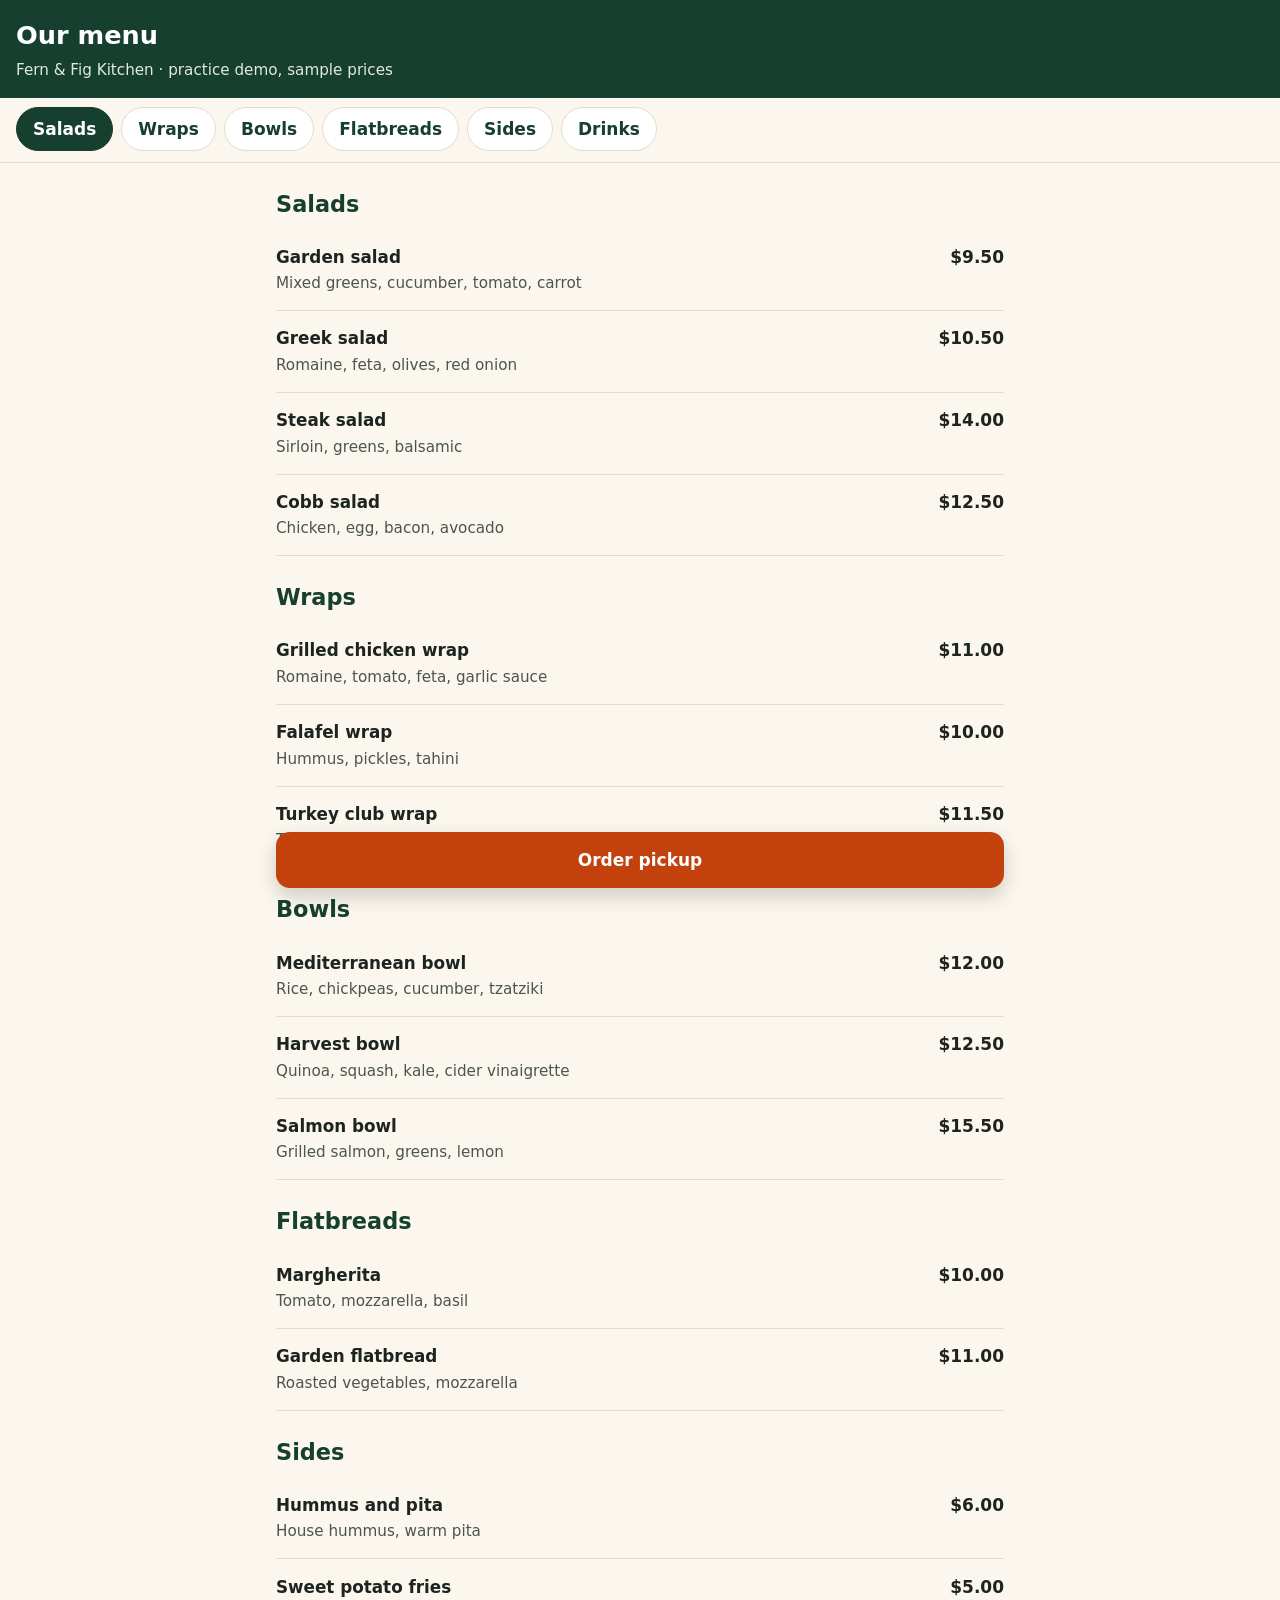
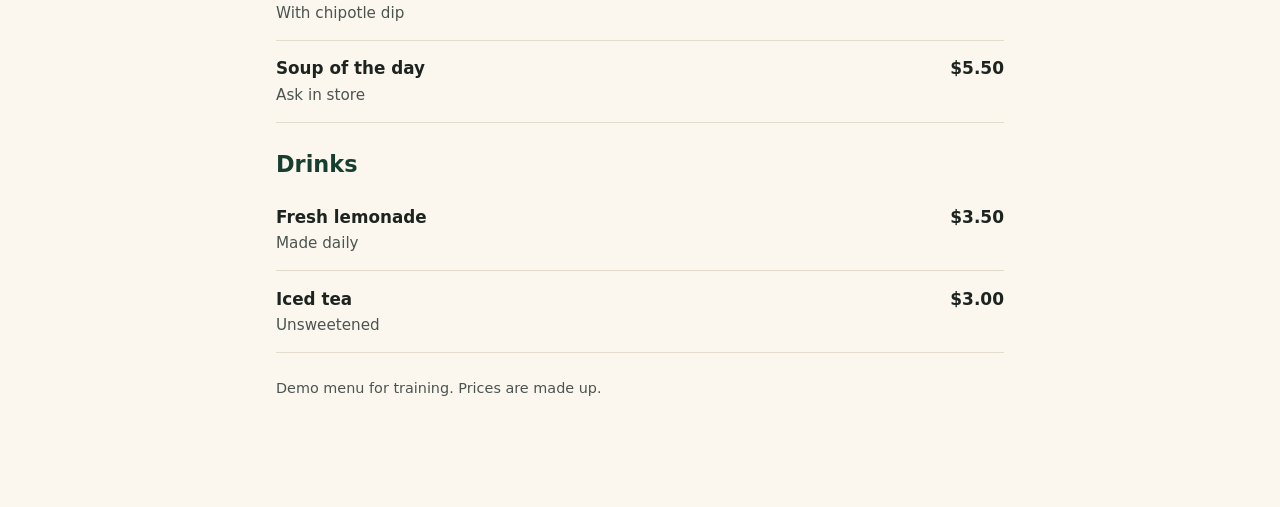
<file: menu/index.html>
<!DOCTYPE html>
<html lang="en"><head><meta charset="utf-8"><meta name="viewport" content="width=device-width, initial-scale=1">
<title>Menu | Fern &amp; Fig Kitchen (demo)</title>
<meta name="description" content="Full menu for Fern & Fig Kitchen, a fictional practice restaurant: salads, wraps, bowls, flatbreads, sides and drinks.">
<meta name="robots" content="noindex"><link rel="canonical" href="https://example.com/menu/"><link rel="icon" href="data:,">
<style>
:root{--cream:#fbf7ef;--green:#173f2f;--ink:#1d2420;--muted:#4b544f;--accent:#c2410c;--line:#e3dccd}
*,*::before,*::after{box-sizing:border-box}
html{scroll-padding-top:120px}
@media (prefers-reduced-motion:no-preference){html{scroll-behavior:smooth}}
body{margin:0;font:17px/1.55 system-ui,-apple-system,"Segoe UI",Roboto,sans-serif;color:var(--ink);background:var(--cream);padding-bottom:84px}
:focus-visible{outline:3px solid var(--accent);outline-offset:2px}
.skip{position:absolute;left:-999px;top:.5rem;background:#fff;padding:.75rem;z-index:50}.skip:focus{left:.5rem}
header{background:var(--green);color:#fff;padding:1rem}
header h1{margin:0;font-size:1.6rem}header p{margin:.2rem 0 0;color:#dfe9e3;font-size:.95rem}
.cats{position:sticky;top:0;z-index:10;background:var(--cream);border-bottom:1px solid var(--line)}
.cats ul{list-style:none;margin:0;padding:.6rem 1rem;display:flex;gap:.5rem;overflow-x:auto;scroll-snap-type:x proximity;scrollbar-width:none}
.cats ul::-webkit-scrollbar{display:none}
.cats li{scroll-snap-align:start;flex:0 0 auto}
.cats a{display:inline-flex;align-items:center;min-height:44px;padding:.4rem 1rem;border-radius:999px;border:1.5px solid var(--line);background:#fff;color:var(--green);text-decoration:none;font-weight:700;white-space:nowrap}
.cats a[aria-current=true]{background:var(--green);color:#fff;border-color:var(--green)}
main{max-width:760px;margin:0 auto;padding:0 1rem}
section{padding-top:1.5rem}
h2{font-size:1.4rem;color:var(--green);margin:0 0 .5rem}
.items{list-style:none;margin:0;padding:0}
.item{display:flex;justify-content:space-between;gap:1rem;padding:.9rem 0;border-bottom:1px solid var(--line)}
.item h3{margin:0;font-size:1.05rem}.item p{margin:.15rem 0 0;color:var(--muted);font-size:.95rem}
.price{font-weight:700;white-space:nowrap}
.note{color:var(--muted);font-size:.9rem;margin:1.5rem 0}
.order{position:fixed;left:1rem;right:1rem;bottom:calc(.75rem + env(safe-area-inset-bottom));display:flex;justify-content:center;align-items:center;min-height:56px;background:var(--accent);color:#fff;font-weight:800;border-radius:14px;text-decoration:none;box-shadow:0 8px 20px rgba(0,0,0,.18);max-width:728px;margin:0 auto}
</style></head><body>
<a class="skip" href="#menu">Skip to menu</a>
<header><h1>Our menu</h1><p>Fern &amp; Fig Kitchen &middot; practice demo, sample prices</p></header>
<nav class="cats" aria-label="Menu categories"><ul><li><a href="#c-salads">Salads</a></li><li><a href="#c-wraps">Wraps</a></li><li><a href="#c-bowls">Bowls</a></li><li><a href="#c-flatbreads">Flatbreads</a></li><li><a href="#c-sides">Sides</a></li><li><a href="#c-drinks">Drinks</a></li></ul></nav>
<main id="menu">
<section id="c-salads" aria-labelledby="h-salads"><h2 id="h-salads">Salads</h2><ul class="items"><li class="item"><div><h3>Garden salad</h3><p>Mixed greens, cucumber, tomato, carrot</p></div><span class="price">$9.50</span></li><li class="item"><div><h3>Greek salad</h3><p>Romaine, feta, olives, red onion</p></div><span class="price">$10.50</span></li><li class="item"><div><h3>Steak salad</h3><p>Sirloin, greens, balsamic</p></div><span class="price">$14.00</span></li><li class="item"><div><h3>Cobb salad</h3><p>Chicken, egg, bacon, avocado</p></div><span class="price">$12.50</span></li></ul></section>
<section id="c-wraps" aria-labelledby="h-wraps"><h2 id="h-wraps">Wraps</h2><ul class="items"><li class="item"><div><h3>Grilled chicken wrap</h3><p>Romaine, tomato, feta, garlic sauce</p></div><span class="price">$11.00</span></li><li class="item"><div><h3>Falafel wrap</h3><p>Hummus, pickles, tahini</p></div><span class="price">$10.00</span></li><li class="item"><div><h3>Turkey club wrap</h3><p>Turkey, bacon, lettuce, tomato</p></div><span class="price">$11.50</span></li></ul></section>
<section id="c-bowls" aria-labelledby="h-bowls"><h2 id="h-bowls">Bowls</h2><ul class="items"><li class="item"><div><h3>Mediterranean bowl</h3><p>Rice, chickpeas, cucumber, tzatziki</p></div><span class="price">$12.00</span></li><li class="item"><div><h3>Harvest bowl</h3><p>Quinoa, squash, kale, cider vinaigrette</p></div><span class="price">$12.50</span></li><li class="item"><div><h3>Salmon bowl</h3><p>Grilled salmon, greens, lemon</p></div><span class="price">$15.50</span></li></ul></section>
<section id="c-flatbreads" aria-labelledby="h-flatbreads"><h2 id="h-flatbreads">Flatbreads</h2><ul class="items"><li class="item"><div><h3>Margherita</h3><p>Tomato, mozzarella, basil</p></div><span class="price">$10.00</span></li><li class="item"><div><h3>Garden flatbread</h3><p>Roasted vegetables, mozzarella</p></div><span class="price">$11.00</span></li></ul></section>
<section id="c-sides" aria-labelledby="h-sides"><h2 id="h-sides">Sides</h2><ul class="items"><li class="item"><div><h3>Hummus and pita</h3><p>House hummus, warm pita</p></div><span class="price">$6.00</span></li><li class="item"><div><h3>Sweet potato fries</h3><p>With chipotle dip</p></div><span class="price">$5.00</span></li><li class="item"><div><h3>Soup of the day</h3><p>Ask in store</p></div><span class="price">$5.50</span></li></ul></section>
<section id="c-drinks" aria-labelledby="h-drinks"><h2 id="h-drinks">Drinks</h2><ul class="items"><li class="item"><div><h3>Fresh lemonade</h3><p>Made daily</p></div><span class="price">$3.50</span></li><li class="item"><div><h3>Iced tea</h3><p>Unsweetened</p></div><span class="price">$3.00</span></li></ul></section>
<p class="note">Demo menu for training. Prices are made up.</p></main>
<footer><a class="order" href="#" data-track="order_menu">Order pickup</a></footer>
<script>
const links=[...document.querySelectorAll('.cats a')];
const secs=[...document.querySelectorAll('main section')];
const ul=document.querySelector('.cats ul');
let current=null,lock=0;
function setActive(id){if(id===current)return;current=id;for(const l of links){if(l.hash==='#'+id){l.setAttribute('aria-current','true');const li=l.parentElement;ul.scrollTo({left:li.offsetLeft-ul.clientWidth/2+li.offsetWidth/2});}else l.removeAttribute('aria-current');}}
function onScroll(){if(Date.now()<lock)return;const line=140;let id=secs[0].id;for(const s of secs){if(s.getBoundingClientRect().top<=line)id=s.id;}
 if(innerHeight+scrollY>=document.documentElement.scrollHeight-2)id=secs[secs.length-1].id;setActive(id);}
let raf=0;addEventListener('scroll',()=>{if(!raf)raf=requestAnimationFrame(()=>{raf=0;onScroll();});},{passive:true});
links.forEach(l=>l.addEventListener('click',()=>{setActive(l.hash.slice(1));lock=Date.now()+800;}));
onScroll();
</script>
</body></html>
</file>
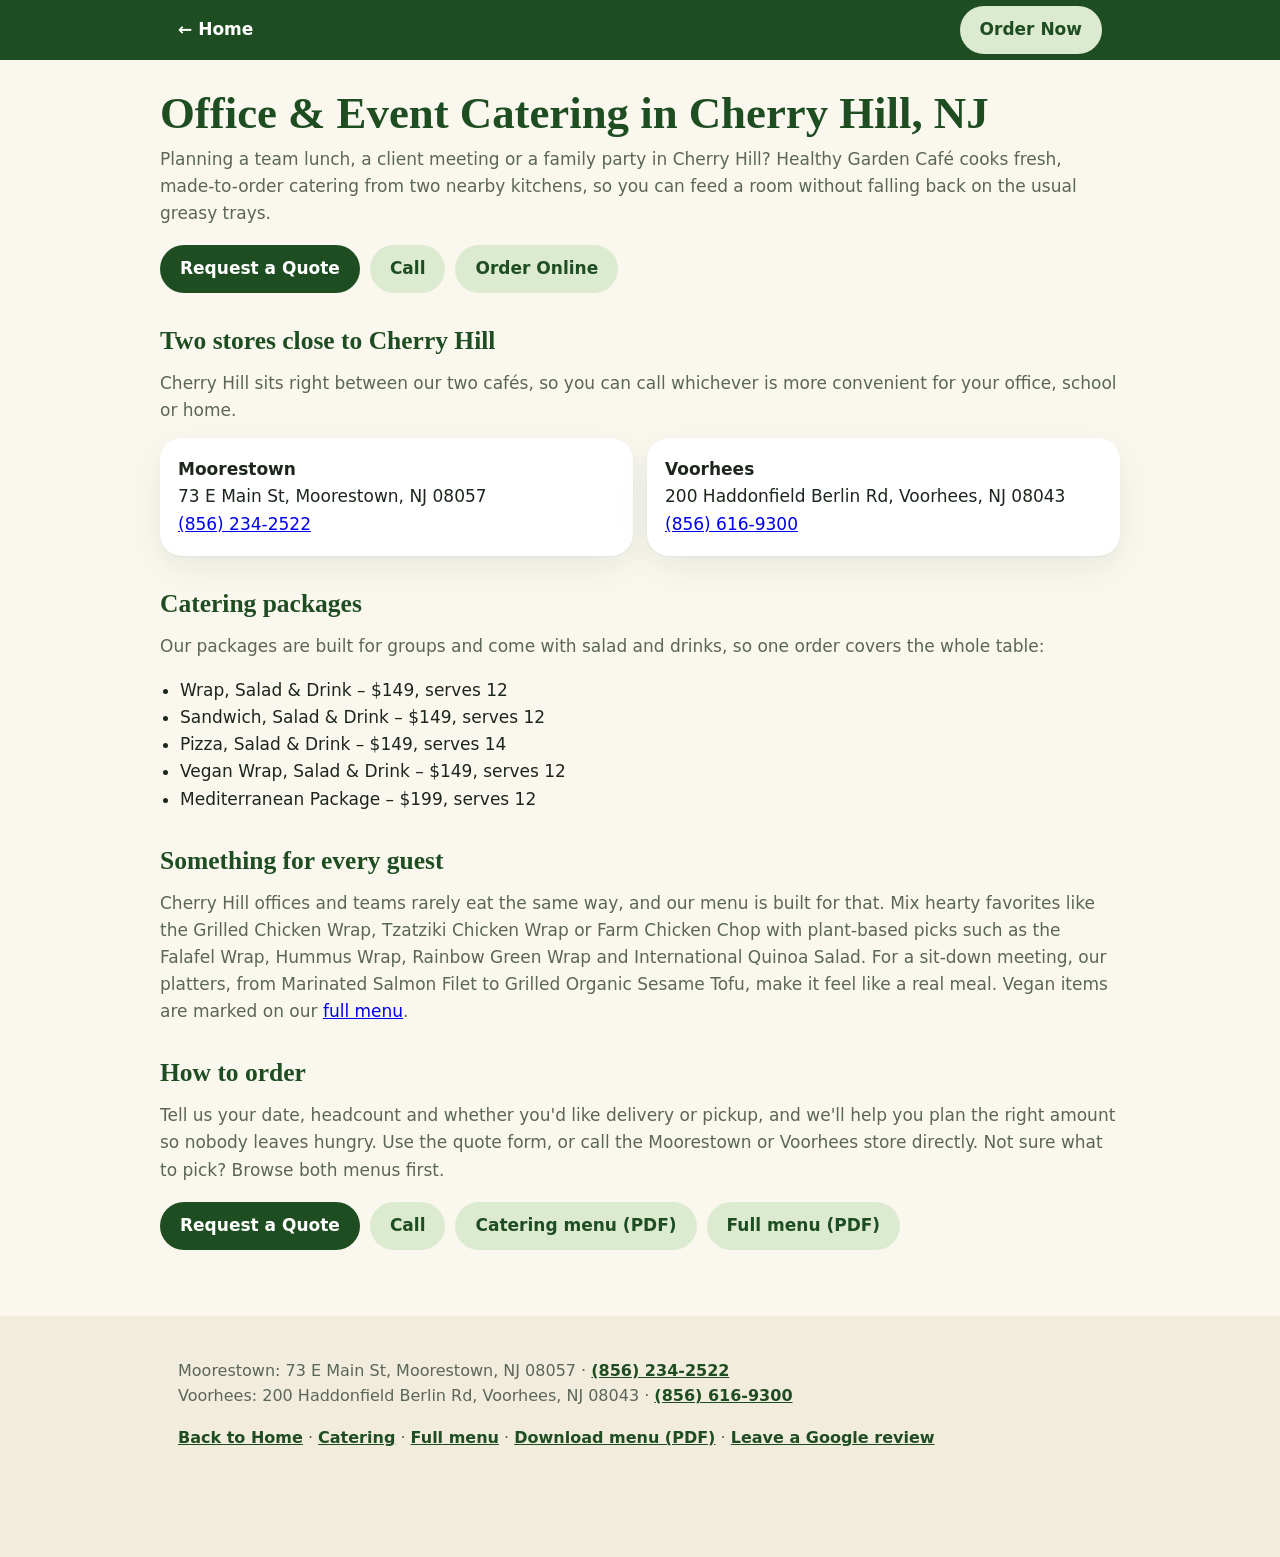
<file: catering-cherry-hill.html>
<!doctype html><html lang="en"><head><meta charset="utf-8"><meta name="viewport" content="width=device-width,initial-scale=1"><meta name="robots" content="noindex, nofollow">
<title>Cherry Hill, NJ Office &amp; Event Catering | Healthy Garden Café</title><meta name="description" content="Fresh, healthy office and event catering for Cherry Hill, NJ from Healthy Garden Café in Moorestown and Voorhees. Wrap, salad, pizza and vegan packages."><link rel="canonical" href="https://dlhealthygarden-a11y.github.io/fern-fig-practice/catering-cherry-hill.html">
<script type="application/ld+json">{"@context":"https://schema.org","@graph":[
{"@type":"Restaurant","name":"Healthy Garden Café – Moorestown","telephone":"+1-856-234-2522","address":{"@type":"PostalAddress","streetAddress":"73 E Main St","addressLocality":"Moorestown","addressRegion":"NJ","postalCode":"08057","addressCountry":"US"},"servesCuisine":"Healthy American","areaServed":"Cherry Hill, NJ","url":"https://dlhealthygarden-a11y.github.io/fern-fig-practice/catering-cherry-hill.html"},
{"@type":"Restaurant","name":"Healthy Garden Café – Voorhees","telephone":"+1-856-616-9300","address":{"@type":"PostalAddress","streetAddress":"200 Haddonfield Berlin Rd","addressLocality":"Voorhees","addressRegion":"NJ","postalCode":"08043","addressCountry":"US"},"servesCuisine":"Healthy American","areaServed":"Cherry Hill, NJ","url":"https://dlhealthygarden-a11y.github.io/fern-fig-practice/catering-cherry-hill.html"}]}</script><style>:root{--cream:#faf7ef;--cream2:#f2ecdd;--green:#1f4d22;--green2:#2f6b2f;--leaf:#6aa84f;--sage:#dcebd0;--ink:#1d261d;--muted:#5b6658;--gold:#b8873b;--r:22px;--sh:0 1px 2px #1f4d220d,0 12px 32px #1f4d2214}
*{box-sizing:border-box}html{scroll-behavior:smooth;scroll-padding-top:120px}body{margin:0;background:var(--cream);color:var(--ink);font:17px/1.6 Inter,system-ui,-apple-system,"Segoe UI",Roboto,sans-serif;-webkit-font-smoothing:antialiased}
h1,h2{font-family:Fraunces,"Playfair Display",Georgia,"Times New Roman",serif;color:var(--green)}
.wrap{max-width:960px;margin:auto;padding:0 18px}
.top{background:var(--green);color:#fff}.top .wrap{display:flex;align-items:center;justify-content:space-between;gap:10px;min-height:60px}
.top a{color:#fff;font-weight:700;text-decoration:none}.home{display:inline-flex;align-items:center;min-height:48px}
.btn{white-space:nowrap;justify-content:center;display:inline-flex;align-items:center;gap:8px;min-height:48px;padding:0 20px;border-radius:999px;font-weight:700;text-decoration:none}
.btn-p{background:var(--green);color:#fff}.btn-p:hover{background:var(--green2)}.btn-s{background:var(--sage);color:var(--green)}.top .btn-s{color:var(--green)}
.hd{padding:28px 0 8px}.hd h1{margin:0 0 6px;font-size:2.1rem;line-height:1.15}.hd p{margin:0 0 14px;color:var(--muted)}.ctas{display:flex;flex-wrap:wrap;gap:10px}
.tabs{position:sticky;top:0;z-index:20;background:var(--cream);border-bottom:1px solid #e3dccb;box-shadow:0 4px 10px #1f4d220d}
.tabs .wrap{display:flex;gap:8px;overflow-x:auto;scroll-snap-type:x proximity;padding-top:10px;padding-bottom:10px;scrollbar-width:none}.tabs .wrap::-webkit-scrollbar{display:none}
.tabs a{flex:none;scroll-snap-align:start;display:inline-flex;align-items:center;min-height:44px;padding:0 16px;border-radius:999px;background:#fff;border:1px solid #d9e6cf;color:var(--green);font-weight:600;font-size:1rem;text-decoration:none;white-space:nowrap}
.tabs a.on{background:var(--green);color:#fff;border-color:var(--green)}
.cat{padding:26px 0 6px}.cat h2{font-size:1.65rem;margin:0 0 8px;line-height:1.2}.hp{font-family:Inter,system-ui,sans-serif;font-size:1.05rem;color:#7a5418;font-weight:700;display:block;margin-top:2px}
.note{margin:0 0 6px;color:var(--muted);font-size:1rem}
.items{list-style:none;margin:12px 0 0;padding:0;background:#fff;border-radius:var(--r);box-shadow:var(--sh)}
.items li{padding:14px 18px;border-top:1px solid #efe9da}.items li:first-child{border-top:0}
.row{display:flex;justify-content:space-between;align-items:baseline;gap:14px}.n{font-weight:700;font-size:1.06rem}.p{font-weight:700;color:var(--green);text-align:right;white-space:normal;max-width:48%;font-variant-numeric:tabular-nums}
.d{margin:4px 0 0;color:var(--muted);font-size:1rem;line-height:1.5}
.tg{display:inline-block;font-size:.85rem;font-weight:800;padding:1px 7px;border-radius:6px;vertical-align:2px;margin-left:4px}.tg.v{background:var(--sage);color:var(--green)}.tg.n{background:#7a5418;color:#fff}
.legend{font-size:1rem;color:var(--muted)}footer{margin-top:40px;padding:26px 0 90px;background:var(--cream2);color:var(--muted);font-size:1rem}footer a{color:var(--green);font-weight:700}
@media(min-width:900px){.items{display:grid;grid-template-columns:1fr 1fr;column-gap:0}.items li:nth-child(2){border-top:0}.items li:nth-child(odd){border-right:1px solid #efe9da}.hd h1{font-size:2.8rem}}
a:focus-visible{outline:3px solid var(--leaf);outline-offset:2px}.spk{position:fixed;inset:0;z-index:100;display:flex;align-items:center;justify-content:center;background:#0f1f1266;opacity:0;transition:opacity .2s}.spk[hidden]{display:none}.spk.open{opacity:1}
.pk-d{background:#fff;color:#1f2a1f;border-radius:20px;padding:22px;width:min(420px,92vw);box-shadow:0 20px 50px #0004;transform:translateY(12px);transition:transform .2s;position:relative}.spk.open .pk-d{transform:none}
.pk-d h2{margin:0 0 4px;font-size:1.3rem}.pk-d p{margin:0 0 14px;color:#4b544f;font-size:.95rem}
.pk-b{display:flex;flex-direction:column;justify-content:center;min-height:64px;margin-top:10px;padding:10px 18px;border-radius:14px;background:#1f4d22;color:#fff;text-decoration:none;font-weight:700;font-size:1.1rem}
.pk-b small{font-weight:400;opacity:.85;font-size:.85rem}.pk-b:hover,.pk-b:focus-visible{background:#2f6b2f;outline:3px solid #6aa84f;outline-offset:2px}
.pk-x{position:absolute;top:8px;right:8px;width:48px;height:48px;border:0;background:none;font-size:1.6rem;cursor:pointer;color:#1f2a1f;border-radius:50%}.pk-x:focus-visible{outline:3px solid #6aa84f}
@media(max-width:760px){.spk{align-items:flex-end}.pk-d{width:100%;border-radius:20px 20px 0 0;padding-bottom:calc(22px + env(safe-area-inset-bottom));transform:translateY(100%)}}
@media(prefers-reduced-motion:reduce){html{scroll-behavior:auto}.spk,.pk-d{transition:none}}</style><style>.tc h2{margin:28px 0 8px}.tc ul{padding-left:20px}.tc .stores{display:grid;gap:14px}.tc .st{background:#fff;border-radius:var(--r);padding:18px;box-shadow:var(--sh)}@media(min-width:761px){.tc .stores{grid-template-columns:1fr 1fr}}.tc .ctas{display:flex;flex-wrap:wrap;gap:10px;margin:18px 0}</style><style>.top{position:sticky;top:0;z-index:30}.totop{position:fixed;right:20px;bottom:24px;z-index:35;width:50px;height:50px;border-radius:50%;border:0;background:var(--green);color:#fff;font-size:1.3rem;cursor:pointer;box-shadow:var(--sh);opacity:0;visibility:hidden;transform:translateY(10px);transition:.3s}.totop.show{opacity:1;visibility:visible;transform:none}.totop:focus-visible{outline:3px solid var(--leaf);outline-offset:3px}@media(prefers-reduced-motion:reduce){.totop{transition:none}}</style></head><body>
<header class="top"><div class="wrap"><a class="home" href="index.html">← Home</a><a class="btn btn-s" href="https://healthygardencafe.hungerrush.com" data-pick="order">Order Now</a></div></header>
<main class="tc"><div class="wrap hd">
<h1>Office &amp; Event Catering in Cherry Hill, NJ</h1>
<p>Planning a team lunch, a client meeting or a family party in Cherry Hill? Healthy Garden Café cooks fresh, made-to-order catering from two nearby kitchens, so you can feed a room without falling back on the usual greasy trays.</p>
<div class="ctas"><a class="btn btn-p" href="catering.html#quote-form">Request a Quote</a><a class="btn btn-s" href="tel:+18562342522" data-pick="call">Call</a><a class="btn btn-s" href="https://healthygardencafe.hungerrush.com" data-pick="order">Order Online</a></div>
<h2>Two stores close to Cherry Hill</h2>
<p>Cherry Hill sits right between our two cafés, so you can call whichever is more convenient for your office, school or home.</p>
<div class="stores"><div class="st"><b>Moorestown</b><br>73 E Main St, Moorestown, NJ 08057<br><a href="tel:+18562342522">(856) 234-2522</a></div><div class="st"><b>Voorhees</b><br>200 Haddonfield Berlin Rd, Voorhees, NJ 08043<br><a href="tel:+18566169300">(856) 616-9300</a></div></div>
<h2>Catering packages</h2>
<p>Our packages are built for groups and come with salad and drinks, so one order covers the whole table:</p>
<ul><li>Wrap, Salad &amp; Drink – $149, serves 12</li><li>Sandwich, Salad &amp; Drink – $149, serves 12</li><li>Pizza, Salad &amp; Drink – $149, serves 14</li><li>Vegan Wrap, Salad &amp; Drink – $149, serves 12</li><li>Mediterranean Package – $199, serves 12</li></ul>
<h2>Something for every guest</h2>
<p>Cherry Hill offices and teams rarely eat the same way, and our menu is built for that. Mix hearty favorites like the Grilled Chicken Wrap, Tzatziki Chicken Wrap or Farm Chicken Chop with plant-based picks such as the Falafel Wrap, Hummus Wrap, Rainbow Green Wrap and International Quinoa Salad. For a sit-down meeting, our platters, from Marinated Salmon Filet to Grilled Organic Sesame Tofu, make it feel like a real meal. Vegan items are marked on our <a href="menu.html">full menu</a>.</p>
<h2>How to order</h2>
<p>Tell us your date, headcount and whether you'd like delivery or pickup, and we'll help you plan the right amount so nobody leaves hungry. Use the quote form, or call the Moorestown or Voorhees store directly. Not sure what to pick? Browse both menus first.</p>
<div class="ctas"><a class="btn btn-p" href="catering.html#quote-form">Request a Quote</a><a class="btn btn-s" href="tel:+18562342522" data-pick="call">Call</a><a class="btn btn-s" download="Healthy-Garden-Catering-Menu.pdf" href="menus/Healthy-Garden-Catering-Menu.pdf">Catering menu (PDF)</a><a class="btn btn-s" download="Healthy-Garden-Regular-Menu.pdf" href="menus/Healthy-Garden-Regular-Menu.pdf">Full menu (PDF)</a></div>
</div></main>
<footer><div class="wrap"><p>Moorestown: 73 E Main St, Moorestown, NJ 08057 · <a href="tel:+18562342522">(856) 234-2522</a><br>Voorhees: 200 Haddonfield Berlin Rd, Voorhees, NJ 08043 · <a href="tel:+18566169300">(856) 616-9300</a></p><p><a href="index.html">Back to Home</a> · <a href="catering.html">Catering</a> · <a href="menu.html">Full menu</a> · <a href="menus/Healthy-Garden-Regular-Menu.pdf">Download menu (PDF)</a> · <a href="https://search.google.com/local/writereview?placeid=ChIJPcBNUWc1wYkRcmXozM85zEQ" target="_blank" rel="noopener" data-pick="review">Leave a Google review</a></p></div></footer>
<div class="spk" id="pk" hidden><div class="pk-d" role="dialog" aria-modal="true" aria-labelledby="pk-t"><button type="button" class="pk-x" aria-label="Close">&times;</button><h2 id="pk-t">Order from which store?</h2><p id="pk-s">Pick your Healthy Garden.</p><a class="pk-b" id="pk-m" href="https://healthygardencafe.hungerrush.com/Order/Menu/3"><b>Moorestown</b><small>73 E Main St · (856) 234-2522</small></a><a class="pk-b" id="pk-v" href="https://healthygardencafe.hungerrush.com/Order/Menu/1"><b>Voorhees</b><small>200 Haddonfield Berlin Rd · (856) 616-9300</small></a></div></div>
<script>(()=>{const T={order:["Order from which store?","Pick your Healthy Garden for online ordering.",["https://healthygardencafe.hungerrush.com/Order/Menu/3","73 E Main St · (856) 234-2522"],["https://healthygardencafe.hungerrush.com/Order/Menu/1","200 Haddonfield Berlin Rd · (856) 616-9300"]],call:["Call which store?","Tap to call.",["tel:+18562342522","(856) 234-2522"],["tel:+18566169300","(856) 616-9300"]],review:["Review which store?","Thanks! Pick the Healthy Garden you visited. Google opens in a new tab.",["https://search.google.com/local/writereview?placeid=ChIJPcBNUWc1wYkRcmXozM85zEQ","73 E Main St · Moorestown"],["https://search.google.com/local/writereview?placeid=ChIJZ_lA4t7MxokRNWizNBype44","200 Haddonfield Berlin Rd · Voorhees"]]};
const pk=document.getElementById("pk"),d=pk.querySelector(".pk-d"),m=document.getElementById("pk-m"),v=document.getElementById("pk-v");let last;
function open(k){const t=T[k];pk.dataset.k=k;document.getElementById("pk-t").textContent=t[0];document.getElementById("pk-s").textContent=t[1];m.href=t[2][0];m.querySelector("small").textContent=t[2][1];v.href=t[3][0];v.querySelector("small").textContent=t[3][1];[m,v].forEach(a=>{if(k=="review"){a.target="_blank";a.rel="noopener"}else{a.removeAttribute("target");a.removeAttribute("rel")}});last=document.activeElement;pk.hidden=false;document.body.style.overflow="hidden";requestAnimationFrame(()=>pk.classList.add("open"));m.focus({preventScroll:true})}
function close(){pk.classList.remove("open");pk.hidden=true;document.body.style.overflow="";last&&last.focus&&last.focus({preventScroll:true})}
document.addEventListener("click",e=>{const a=e.target.closest("[data-pick]");if(a){e.preventDefault();open(a.dataset.pick)}});
pk.addEventListener("click",e=>{if(e.target===pk||e.target.closest(".pk-x"))close()});
document.addEventListener("keydown",e=>{if(pk.hidden)return;if(e.key==="Escape"){close();return}if(e.key==="Tab"){const f=[...d.querySelectorAll("a,button")],a=f[0],z=f[f.length-1];if(e.shiftKey&&document.activeElement===a){e.preventDefault();z.focus()}else if(!e.shiftKey&&document.activeElement===z){e.preventDefault();a.focus()}}});
})();</script><button type="button" class="totop" aria-label="Back to top">↑</button><script>(()=>{const t=document.querySelector(".totop");t.onclick=()=>scrollTo({top:0,behavior:matchMedia("(prefers-reduced-motion:reduce)").matches?"auto":"smooth"});addEventListener("scroll",()=>t.classList.toggle("show",scrollY>700),{passive:true})})();</script></body></html>
</file>
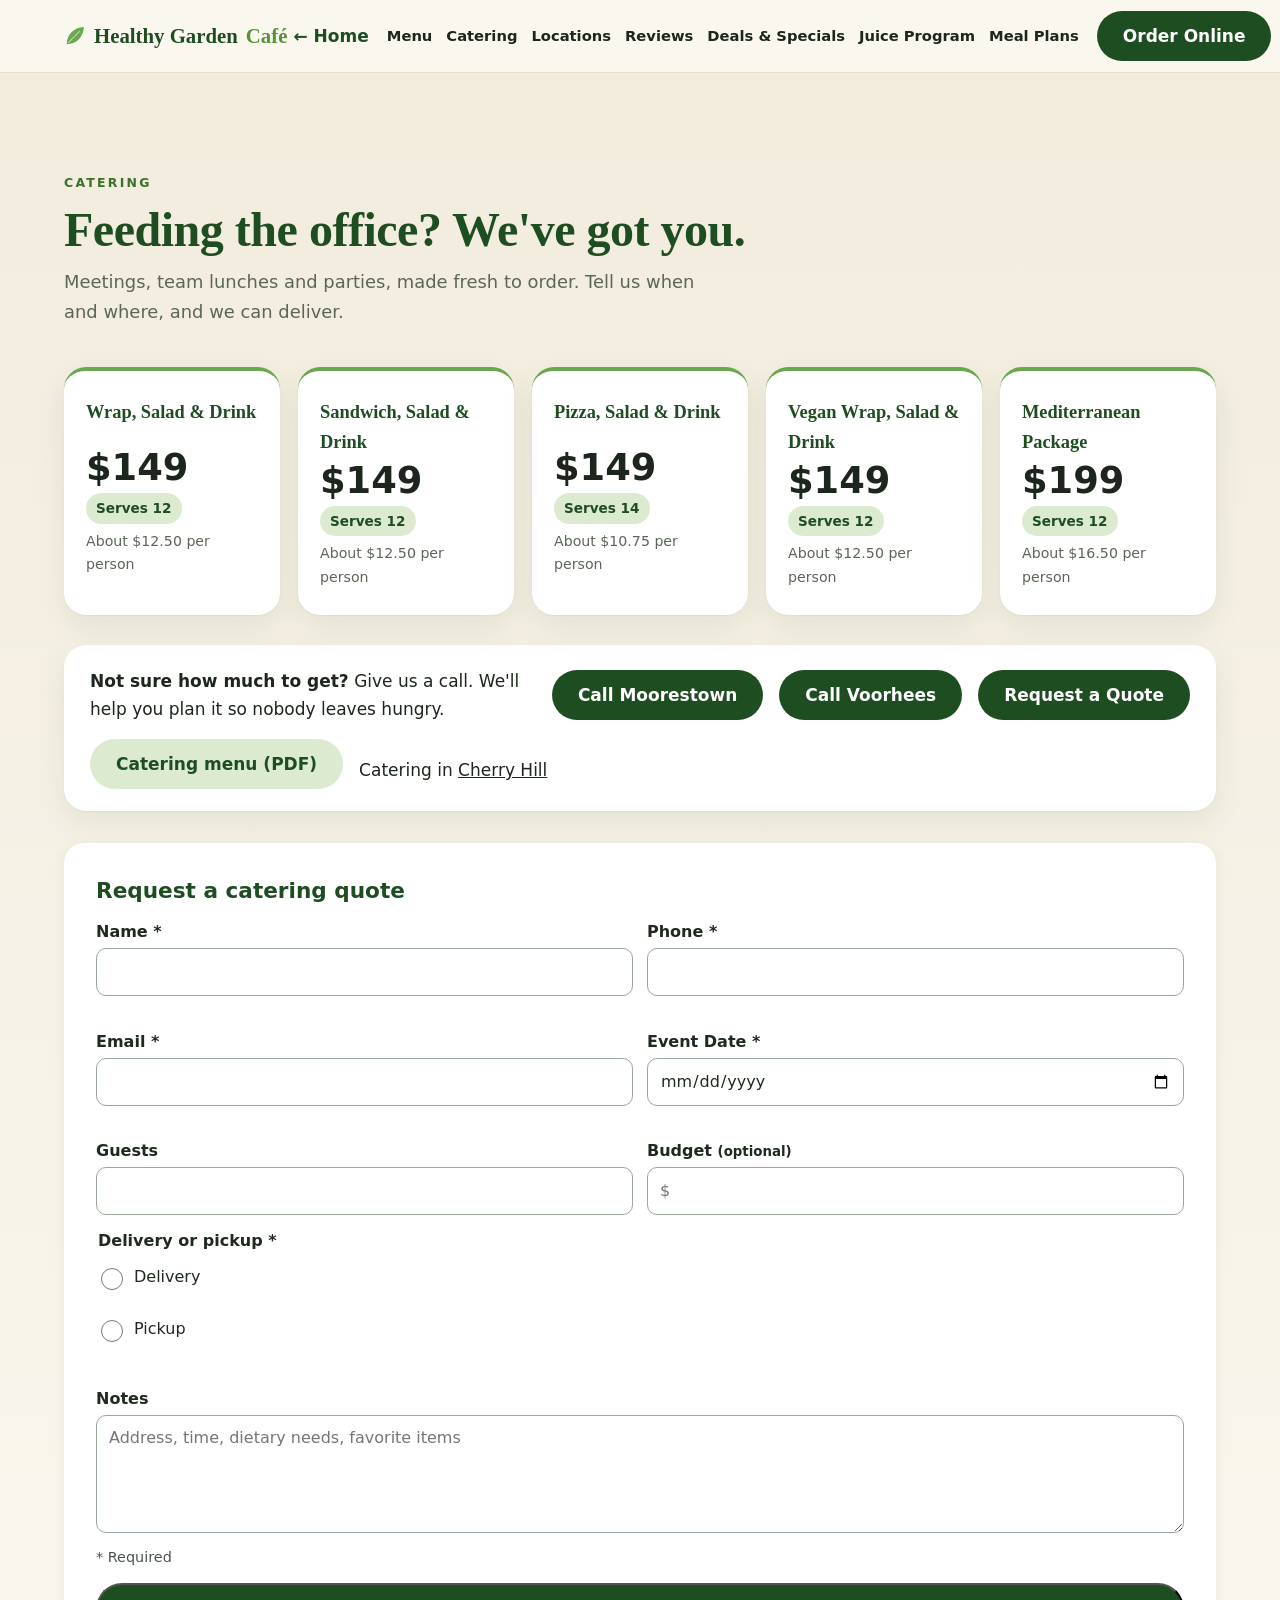
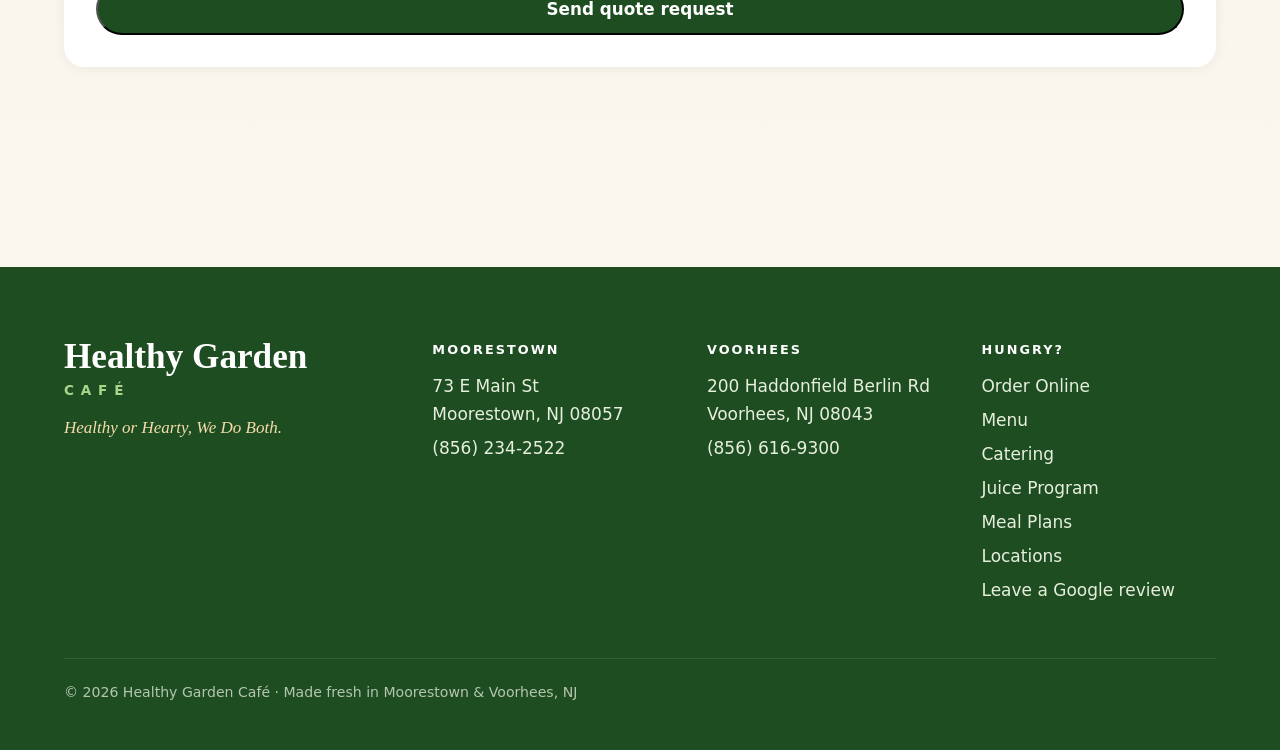
<file: catering.html>
<!DOCTYPE html><html lang="en"><head><meta charset="utf-8"><meta name="viewport" content="width=device-width,initial-scale=1"> <meta name="robots" content="noindex, nofollow"> <link rel="icon" href="data:image/svg+xml,%3Csvg xmlns=%27http://www.w3.org/2000/svg%27 viewBox=%270 0 64 64%27%3E%3Cpath d=%27M8 56C8 28 28 8 58 6c-2 30-22 50-50 50z%27 fill=%27%236aa84f%27/%3E%3C/svg%3E"> <title>Catering in Moorestown &amp; Voorhees, NJ | Healthy Garden</title> <meta name="description" content="Office and event catering packages from Healthy Garden Café in Moorestown and Voorhees, NJ. Request a catering quote online."> <link rel="canonical" href="https://dlhealthygarden-a11y.github.io/fern-fig-practice/catering.html"> <script type="application/ld+json">[{"@context":"https://schema.org","@type":"Restaurant","name":"Healthy Garden Café – Moorestown","telephone":"(856) 234-2522","address":{"@type":"PostalAddress","streetAddress":"73 E Main St","addressLocality":"Moorestown","addressRegion":"NJ","postalCode":"08057","addressCountry":"US"},"servesCuisine":["Salads","Wraps","Cheesesteaks","Pizza"]},{"@context":"https://schema.org","@type":"Restaurant","name":"Healthy Garden Café – Voorhees","telephone":"(856) 616-9300","address":{"@type":"PostalAddress","streetAddress":"200 Haddonfield Berlin Rd","addressLocality":"Voorhees","addressRegion":"NJ","postalCode":"08043","addressCountry":"US"},"servesCuisine":["Salads","Wraps","Cheesesteaks","Pizza"]}]</script> <style>:root{--cream:#faf7ef;--cream2:#f2ecdd;--green:#1f4d22;--green2:#2f6b2f;--leaf:#6aa84f;--sage:#dcebd0;--ink:#1d261d;--muted:#5b6658;--gold:#b8873b;--r:22px;--sh:0 1px 2px #1f4d220d,0 12px 32px #1f4d2214}*{box-sizing:border-box}html{scroll-behavior:smooth}body{margin:0;background:var(--cream);color:var(--ink);font:17px/1.65 Inter,system-ui,-apple-system,"Segoe UI",Roboto,sans-serif;-webkit-font-smoothing:antialiased}img{max-width:100%;display:block}a{color:inherit}.wrap{max-width:1200px;margin:auto;padding:0 24px}.serif{font-family:Fraunces,"Playfair Display",Georgia,"Times New Roman",serif}.eyebrow{font-size:.78rem;font-weight:700;letter-spacing:.18em;text-transform:uppercase;color:var(--leaf);margin:0 0 10px}h2{font-family:Fraunces,Georgia,serif;font-weight:700;font-size:clamp(2rem,4.2vw,3rem);line-height:1.08;margin:0 0 12px;color:var(--green);letter-spacing:-.01em}.lead{color:var(--muted);font-size:1.12rem;max-width:58ch;margin:0}.btn{white-space:nowrap;justify-content:center;display:inline-flex;align-items:center;gap:8px;min-height:50px;padding:0 26px;border-radius:999px;font-weight:700;text-decoration:none;transition:transform .2s,box-shadow .2s,background .2s}.btn:hover{transform:translateY(-2px);box-shadow:0 8px 20px #1f4d2230}.btn-p{background:var(--green);color:#fff}.btn-p:hover{background:var(--green2)}.btn-s{background:var(--sage);color:var(--green)}.btn-s:hover{background:#cfe3bc}:focus-visible{outline:3px solid var(--gold);outline-offset:3px}.leaf{width:22px;height:22px;color:var(--leaf);flex:none}.top{position:sticky;top:0;z-index:30;background:#faf7efe8;backdrop-filter:blur(10px);border-bottom:1px solid #e7e0cd}.bar{display:flex;align-items:center;gap:28px;height:72px}.logo{display:flex;align-items:center;gap:8px;text-decoration:none;font-family:Georgia,serif;font-weight:700;font-size:1.3rem;color:var(--green)}.logo b{color:var(--leaf);font-weight:700}nav{display:flex;gap:28px;margin-left:auto}nav a{text-decoration:none;font-weight:600;color:var(--ink);position:relative}nav a::after{content:"";position:absolute;left:0;right:0;bottom:-4px;height:2px;background:var(--leaf);transform:scaleX(0);transition:.25s}nav a:hover::after{transform:scaleX(1)}.hero{position:relative;overflow:hidden;background:radial-gradient(1200px 500px at 85% 20%,#e6f0da,transparent 60%),var(--cream)}.hero::before{content:"";position:absolute;inset:0;opacity:.5;background:url("data:image/svg+xml,%3Csvg xmlns='http://www.w3.org/2000/svg' width='140' height='140'%3E%3Cpath d='M22 104C22 70 50 42 92 38c-3 38-32 66-70 66z' fill='%236aa84f' opacity='.07'/%3E%3C/svg%3E")}.hero .wrap{position:relative;display:grid;grid-template-columns:1.15fr .85fr;gap:56px;align-items:center;padding-top:72px;padding-bottom:88px}.wm{margin:0;font-family:Fraunces,Georgia,serif;color:var(--green);line-height:.88;letter-spacing:-.035em}.wm .l1{display:block;font-size:clamp(3.6rem,9.6vw,7.8rem);font-weight:800}.wm .l2{display:flex;align-items:center;gap:16px;margin-top:18px;font-family:system-ui,sans-serif;font-size:clamp(1.1rem,2.4vw,1.6rem);font-weight:700;letter-spacing:.55em;color:var(--leaf)}.wm .l2::after,.wm .l2::before{content:"";height:2px;width:46px;background:var(--leaf);opacity:.5}.tag{font-family:Georgia,serif;font-style:italic;font-size:clamp(1.25rem,2.4vw,1.6rem);color:var(--gold);margin:28px 0 10px}.hero p.sub{font-size:1.12rem;color:var(--muted);max-width:46ch;margin:0}.ctas{display:flex;gap:12px;flex-wrap:wrap;margin-top:30px}.chips{display:flex;gap:10px;flex-wrap:wrap;margin-top:28px;padding:0;list-style:none}.chips li{background:#fff;border:1px solid #e3dccb;padding:6px 14px;border-radius:999px;font-size:.88rem;font-weight:600;color:var(--green)}.art{position:relative}.art .main{width:100%;aspect-ratio:1/1.08;object-fit:cover;border-radius:50% 50% var(--r) var(--r);border:10px solid #fff;box-shadow:var(--sh)}.art .mini{position:absolute;width:42%;aspect-ratio:1;object-fit:cover;border-radius:50%;border:8px solid #fff;box-shadow:var(--sh);left:-14%;bottom:-6%}.art .badge{position:absolute;right:-4%;top:12%;background:var(--green);color:#fff;border-radius:18px;padding:14px 18px;font-weight:700;box-shadow:var(--sh);line-height:1.3;font-size:.95rem}.art .badge small{display:block;font-weight:500;opacity:.8}.special{background:var(--green);color:#fff;position:relative;overflow:hidden}.special .wrap{display:flex;align-items:center;gap:22px;padding-top:22px;padding-bottom:22px;flex-wrap:wrap}.special .pill{background:var(--gold);color:#fff;font-weight:800;letter-spacing:.12em;font-size:.75rem;padding:6px 12px;border-radius:999px;text-transform:uppercase}.special .txt{font-size:1.1rem}.special .txt b{font-family:Georgia,serif;font-size:1.35rem}.special .price{font-family:Georgia,serif;font-size:2rem;font-weight:700;color:#f3dca8;margin-left:auto}.special a{color:#fff;font-weight:700}section.sec{padding:100px 0}.head{display:flex;justify-content:space-between;align-items:end;gap:24px;flex-wrap:wrap;margin-bottom:40px}.feat{display:grid;grid-template-columns:repeat(4,1fr);gap:22px}.fc{background:#fff;border-radius:var(--r);overflow:hidden;box-shadow:var(--sh);transition:transform .3s,box-shadow .3s;display:flex;flex-direction:column}.fc:hover{transform:translateY(-6px);box-shadow:0 20px 40px #1f4d2222}.fc .ph{overflow:hidden;aspect-ratio:4/3}.fc img{width:100%;height:100%;object-fit:cover;transition:transform .6s}.fc:hover img{transform:scale(1.06)}.fc .b{padding:18px 20px 22px;display:flex;flex-direction:column;flex:1}.fc h3{margin:0;font-family:Georgia,serif;font-size:1.2rem;color:var(--green)}.fc p{margin:6px 0 14px;color:var(--muted);font-size:.95rem;flex:1}.fc .pr{font-weight:800;color:var(--ink);font-size:1.1rem}.menu{background:#fff;border-top:1px solid #ece6d6;border-bottom:1px solid #ece6d6}.tabs{display:flex;gap:8px;overflow-x:auto;padding-bottom:6px;margin-bottom:32px;scrollbar-width:none}.tabs::-webkit-scrollbar{display:none}.tabs button{flex:none;font:inherit;font-weight:700;border:1px solid #e3dccb;background:var(--cream);color:var(--green);padding:10px 20px;border-radius:999px;cursor:pointer;min-height:46px;transition:.2s}.tabs button[aria-selected=true]{background:var(--green);color:#fff;border-color:var(--green)}.panel{display:none;grid-template-columns:1fr 1fr;gap:4px 56px}.panel.on{display:grid;animation:fade .4s}.it{display:flex;gap:12px;align-items:baseline;padding:16px 0;border-bottom:1px dashed #e0d9c6}.it .n{font-weight:700}.it .d{display:block;color:var(--muted);font-size:.9rem;font-weight:400}.it .dots{flex:1}.it .p{font-weight:800;color:var(--green);white-space:nowrap}.menu .more{margin-top:34px;display:flex;gap:12px;flex-wrap:wrap}.about{display:grid;grid-template-columns:1fr 1fr;gap:64px;align-items:center}.about img{border-radius:var(--r);aspect-ratio:5/4;object-fit:cover;box-shadow:var(--sh)}.about blockquote{margin:0;font-family:Georgia,serif;font-size:clamp(1.5rem,3vw,2.1rem);line-height:1.3;color:var(--green)}.cat{background:linear-gradient(180deg,var(--cream2),var(--cream))}.pk{display:grid;grid-template-columns:repeat(5,1fr);gap:18px;list-style:none;padding:0;margin:0}.pk li{background:#fff;border-radius:var(--r);padding:26px 22px;box-shadow:var(--sh);display:flex;flex-direction:column;gap:6px;border-top:4px solid var(--leaf);transition:transform .3s}.pk li:hover{transform:translateY(-5px)}.pk h3{margin:0;font-family:Georgia,serif;font-size:1.15rem;color:var(--green);min-height:2.6em}.pk .pr{font-size:2.3rem;font-weight:800;color:var(--ink);line-height:1}.pk .sv{display:inline-block;background:var(--sage);color:var(--green);font-weight:700;font-size:.85rem;padding:4px 10px;border-radius:999px;width:max-content}.pk small{color:var(--muted)}.cat .note{margin-top:30px;display:flex;gap:16px;align-items:center;flex-wrap:wrap;background:#fff;border-radius:var(--r);padding:22px 26px;box-shadow:var(--sh)}.cat .note p{margin:0;flex:1;min-width:240px}.locs{display:grid;grid-template-columns:1fr 1fr;gap:24px}.loc{background:#fff;border-radius:var(--r);padding:34px;box-shadow:var(--sh);position:relative;overflow:hidden}.loc::after{content:"";position:absolute;right:-30px;top:-30px;width:140px;height:140px;border-radius:50%;background:var(--sage);opacity:.6}.loc h3{margin:0 0 6px;font-family:Georgia,serif;font-size:1.9rem;color:var(--green);position:relative}.loc address{font-style:normal;color:var(--muted);font-size:1.05rem}.loc .tel{display:inline-block;font-size:1.6rem;font-weight:800;color:var(--ink);text-decoration:none;margin:14px 0 18px}.lk{display:flex;gap:10px;flex-wrap:wrap}.lk a{text-decoration:none;font-weight:700;padding:10px 16px;border-radius:999px;background:var(--cream);border:1px solid #e3dccb;color:var(--green);min-height:44px;display:inline-flex;align-items:center;transition:.2s}.lk a:hover{background:var(--sage)}.lk a.o{background:var(--green);color:#fff;border-color:var(--green)}footer{background:var(--green);color:#e6efdc;padding:72px 0 40px;margin-top:100px}.fg{display:grid;grid-template-columns:1.4fr 1fr 1fr 1fr;gap:40px}.fw{font-family:Georgia,serif;font-size:2.2rem;font-weight:700;color:#fff;line-height:1;margin:0}.fw span{display:block;font-family:system-ui;font-size:.85rem;letter-spacing:.5em;color:#a9d48b;margin-top:10px}footer h4{margin:0 0 12px;color:#fff;font-size:.8rem;letter-spacing:.16em;text-transform:uppercase}footer p{margin:0 0 6px}footer a{color:#e6efdc;text-decoration:none}footer a:hover{color:#fff;text-decoration:underline}.legal{border-top:1px solid #ffffff22;margin-top:48px;padding-top:22px;font-size:.88rem;opacity:.75}.sticky{display:none}.rv{opacity:0;transform:translateY(24px);transition:opacity .7s,transform .7s}.rv.in{opacity:1;transform:none}@keyframes fade{from{opacity:0;transform:translateY(8px)}to{opacity:1;transform:none}}@media(max-width:1000px){.feat{grid-template-columns:1fr 1fr}.pk{grid-template-columns:1fr 1fr}.fg{grid-template-columns:1fr 1fr}}@media(max-width:760px){body{font-size:17px}.top .btn,nav{display:none}.bar{height:62px}.hero .wrap{grid-template-columns:1fr;gap:40px;padding-top:40px;padding-bottom:56px}.art{max-width:320px;margin:0 auto 10px}.art .mini{left:-8%}.art .badge{right:-6%}.wm .l2::after,.wm .l2::before{width:24px}.ctas .btn{flex:1;justify-content:center}section.sec{padding:64px 0}.special .price{margin-left:0}.feat{grid-template-columns:1fr;gap:16px}.fc{flex-direction:row}.fc .ph{width:38%;aspect-ratio:auto;flex:none}.fc .b{padding:14px 16px}.fc p{margin:4px 0 8px;font-size:.9rem}.panel{grid-template-columns:1fr}.about{grid-template-columns:1fr;gap:28px}.pk{grid-template-columns:1fr}.pk h3{min-height:0}.locs{grid-template-columns:1fr}.loc{padding:26px}.fg{grid-template-columns:1fr;gap:28px}footer{padding-bottom:110px;margin-top:64px}.sticky{display:flex;position:fixed;left:12px;right:12px;bottom:12px;z-index:40;background:#fff;border-radius:999px;box-shadow:0 10px 30px #0003;padding:6px;gap:6px}.sticky a{flex:1;min-height:50px;display:flex;align-items:center;justify-content:center;font-weight:700;text-decoration:none;color:var(--green);border-radius:999px}.sticky a.o{flex:1.8;background:var(--green);color:#fff}}@media(prefers-reduced-motion:reduce){*{transition:none!important;animation:none!important}.rv{opacity:1;transform:none}html{scroll-behavior:auto}}nav a.act{color:var(--green)}nav a.act::after{transform:scaleX(1)}.burger{display:none;margin-left:auto;width:48px;height:48px;border:0;background:var(--sage);border-radius:14px;cursor:pointer;align-items:center;justify-content:center;flex-direction:column;gap:5px}.burger span{display:block;width:22px;height:2.5px;background:var(--green);border-radius:2px;transition:.3s}.burger[aria-expanded=true] span:first-child{transform:translateY(7.5px) rotate(45deg)}.burger[aria-expanded=true] span:nth-child(2){opacity:0}.burger[aria-expanded=true] span:nth-child(3){transform:translateY(-7.5px) rotate(-45deg)}.mnav{position:fixed;inset:62px 0 0;z-index:29;background:var(--cream);padding:18px 20px 30px;display:flex;flex-direction:column;gap:8px;transform:translateY(-8px);opacity:0;visibility:hidden;transition:.25s}.mnav.open{opacity:1;visibility:visible;transform:none}.mnav a{display:flex;align-items:center;justify-content:space-between;min-height:62px;padding:0 20px;border-radius:16px;background:#fff;border:1px solid #e7e0cd;text-decoration:none;font-family:Georgia,serif;font-size:1.35rem;font-weight:700;color:var(--green)}.mnav a::after{content:"→";font-family:system-ui;color:var(--leaf)}.mnav a.act{border-color:var(--leaf);background:#f1f7ea}.mnav a.btn{margin-top:10px;min-height:58px;font-size:1.15rem;font-family:system-ui,sans-serif;background:var(--green);color:#fff;border-color:var(--green);justify-content:center}.mnav .btn::after{content:none}.totop{position:fixed;right:20px;bottom:24px;z-index:35;width:50px;height:50px;border-radius:50%;border:0;background:var(--green);color:#fff;font-size:1.3rem;cursor:pointer;box-shadow:var(--sh);opacity:0;visibility:hidden;transform:translateY(10px);transition:.3s}.totop.show{opacity:1;visibility:visible;transform:none}section[id]{scroll-margin-top:80px}.art,.hero .chips,.hero .ctas,.hero .sub,.hero .tag,.hero .wm .l1,.hero .wm .l2{animation:rise .9s cubic-bezier(.2,.7,.2,1) both}.hero .wm .l2{animation-delay:.15s}.hero .tag{animation-delay:.35s}.hero .sub{animation-delay:.5s}.hero .ctas{animation-delay:.65s}.hero .chips{animation-delay:.8s}.art{animation:pop 1.1s .25s cubic-bezier(.2,.7,.2,1) both}@keyframes rise{from{opacity:0;transform:translateY(28px)}to{opacity:1;transform:none}}@keyframes pop{from{opacity:0;transform:scale(.94)}to{opacity:1;transform:none}}.art .frame{border-radius:50% 50% var(--r) var(--r);overflow:hidden;border:10px solid #fff;box-shadow:var(--sh);aspect-ratio:1/1.08}.art .frame .main{border:0;border-radius:0;box-shadow:none;height:100%;aspect-ratio:auto;animation:kb 18s ease-in-out infinite alternate}@keyframes kb{from{transform:scale(1)}to{transform:scale(1.12) translate(-2%,-2%)}}.drift{position:absolute;inset:0;pointer-events:none;overflow:hidden}.drift i{position:absolute;top:-40px;width:18px;height:18px;color:var(--leaf);opacity:.45;animation:fall linear infinite}.drift i svg{width:100%;height:100%}.drift i:first-child{left:8%;animation-duration:17s;animation-delay:-3s}.drift i:nth-child(2){left:38%;width:14px;height:14px;animation-duration:22s;animation-delay:-11s}.drift i:nth-child(3){left:62%;animation-duration:19s;animation-delay:-6s;width:22px;height:22px}.drift i:nth-child(4){left:88%;width:15px;height:15px;animation-duration:24s;animation-delay:-15s}@keyframes fall{0%{transform:translate(0,0) rotate(0)}50%{transform:translate(40px,50vh) rotate(160deg)}100%{transform:translate(-10px,105vh) rotate(320deg);opacity:0}}.special .price{position:relative;overflow:hidden;padding:2px 10px;border-radius:10px;animation:pulse 2.6s ease-in-out infinite}.special .price::after{content:"";position:absolute;inset:0;background:linear-gradient(110deg,transparent 30%,#ffffff66 50%,transparent 70%);transform:translateX(-120%);animation:shine 3.5s ease-in-out infinite 1s}@keyframes pulse{0%,100%{transform:scale(1)}50%{transform:scale(1.07)}}@keyframes shine{0%{transform:translateX(-120%)}100%,60%{transform:translateX(120%)}}@media(max-width:760px){.burger{display:flex}.totop{bottom:86px;right:16px;width:46px;height:46px}.drift i:nth-child(n+3){display:none}}@media(min-width:761px){.mnav{display:none}}@media(prefers-reduced-motion:reduce){.art,.art .frame .main,.hero *,.special .price,.special .price::after{animation:none!important}.drift{display:none}}.rvw{background:#fff;border-top:1px solid #ece6d6;border-bottom:1px solid #ece6d6}.rs{display:grid;grid-template-columns:1fr 1fr;gap:24px}.rstore{background:var(--cream);border-radius:var(--r);padding:28px;box-shadow:var(--sh);display:flex;flex-direction:column;gap:18px}.rstore h3{margin:0;font-family:Georgia,serif;font-size:1.6rem;color:var(--green)}.rsum{display:flex;align-items:center;gap:14px;flex-wrap:wrap}.rsum .avg{font-family:Georgia,serif;font-size:2.6rem;font-weight:700;color:var(--ink);line-height:1}.st{color:var(--gold);letter-spacing:.08em;font-size:1.15rem}.rsum small{display:block;color:var(--muted);font-size:.9rem}.rq{list-style:none;margin:0;padding:0;display:grid;gap:12px}.rq li{background:#fff;border-radius:16px;padding:16px 18px;border:1px solid #ece6d6}.rq .by,.rq blockquote p{margin:0}.rq blockquote{margin:6px 0 8px;font-size:.98rem}.rq .by{font-size:.86rem;color:var(--muted)}.rq .by b{color:var(--ink)}.rq .by a{color:var(--green2)}.rstore .lk{margin-top:auto}.rnote{margin:26px 0 0;font-size:.86rem;color:var(--muted);max-width:90ch}@media(max-width:760px){.rs{grid-template-columns:1fr}.rstore{padding:22px}}.logo b{color:#58933c}.special .pill{background:#94692a}.eyebrow{color:#3a7228}</style><style>
.lit-c{transition:box-shadow .35s ease,border-color .35s ease}
@media(max-width:760px){.lit-c.lit{box-shadow:0 0 0 2px #6aa84f66,0 10px 28px #6aa84f40;border-color:#6aa84f}}
@media(prefers-reduced-motion:reduce){.lit-c{transition:none}}
.spk{position:fixed;inset:0;z-index:100;display:flex;align-items:center;justify-content:center;background:#0f1f1266;opacity:0;transition:opacity .2s}
.spk[hidden]{display:none}.spk.open{opacity:1}
.pk-d{background:#fff;color:#1f2a1f;border-radius:20px;padding:22px;width:min(420px,92vw);box-shadow:0 20px 50px #0004;transform:translateY(12px);transition:transform .2s;position:relative}
.spk.open .pk-d{transform:none}
.pk-d h2{margin:0 0 4px;font-size:1.3rem}.pk-d p{margin:0 0 14px;color:#4b544f;font-size:.95rem}
.pk-b{display:flex;flex-direction:column;justify-content:center;min-height:64px;margin-top:10px;padding:10px 18px;border-radius:14px;background:#1f4d22;color:#fff;text-decoration:none;font-weight:700;font-size:1.1rem}
.pk-b small{font-weight:400;opacity:.85;font-size:.85rem}.pk-b:hover,.pk-b:focus-visible{background:#2f6b2f;outline:3px solid #6aa84f;outline-offset:2px}
.pk-x{position:absolute;top:8px;right:8px;width:48px;height:48px;border:0;background:none;font-size:1.6rem;cursor:pointer;color:#1f2a1f;border-radius:50%}
.pk-x:focus-visible{outline:3px solid #6aa84f}
@media(max-width:760px){.spk{align-items:flex-end}.pk-d{width:100%;border-radius:20px 20px 0 0;padding-bottom:calc(22px + env(safe-area-inset-bottom))}.pk-d{transform:translateY(100%)}}
@media(prefers-reduced-motion:reduce){.spk,.pk-d{transition:none}}
</style><style>[hidden]{display:none!important}.qf-w{color:#1f2a1f;font:400 1rem/1.5 Inter,system-ui,sans-serif;text-align:left;margin-top:32px;background:#fff;border-radius:20px;padding:22px;box-shadow:0 2px 14px #0000000f;scroll-margin-top:80px}.qf-w h3{margin:0 0 12px}
.qf{display:grid;gap:14px;scroll-margin-top:150px}.f{display:flex;flex-direction:column;gap:4px;min-width:0}.f label,.f legend{font-weight:700}
.qf input:not([type=radio]),.qf textarea{min-height:48px;padding:10px 12px;font:inherit;font-size:16px;border:1.5px solid #9aa79a;border-radius:10px;background:#fff;color:inherit;width:100%}
.qf :focus-visible{outline:3px solid #6aa84f;outline-offset:1px}.qf [aria-invalid=true]{border-color:#b42318!important}
.er{color:#b42318;font-size:.9rem;min-height:1.1em}.fs{border:0;padding:0;margin:0}.rd{display:inline-flex;align-items:center;gap:8px;min-height:48px;margin-right:20px;font-weight:400!important}.rd input{width:22px;height:22px;accent-color:#1f4d22}
.rq-n{margin:0;font-size:.9rem;color:#4b544f}.qf button{min-height:52px;font:700 1.05rem/1.2 Inter,system-ui,sans-serif;width:100%}.qf-w h3{font-family:inherit;font-size:1.35rem;color:#1f4d22}.qt{padding:18px;border-left:5px solid #6aa84f;background:#f1f7ea;border-radius:10px}.qt a{font-weight:700;color:#1f4d22}
@media(min-width:761px){.qf{grid-template-columns:1fr 1fr}.qfull{grid-column:1/-1}.qf-w{padding:32px}}</style><style>/* header no-wrap fix */.top{background:#faf7ef!important;backdrop-filter:none}@media(min-width:1200px){nav{gap:14px!important;font-size:.92rem}.bar{gap:18px!important}}.hm{white-space:nowrap;font-weight:700;color:var(--green);text-decoration:none;display:inline-flex;align-items:center;min-height:48px;margin-left:-12px}@media(max-width:760px){.logo{font-size:1.1rem}.hm{font-size:.95rem}}.logo{white-space:nowrap;flex-shrink:0}.top .btn{flex-shrink:0}nav a{white-space:nowrap}nav{gap:20px}@media(min-width:761px) and (max-width:1199px){.bar>.btn{margin-left:auto}.bar>.burger{margin-left:12px}}@media(max-width:1199px){nav{display:none!important}.burger{display:flex}.mnav{display:flex}}</style></head><body> <svg width="0" height="0" style="position:absolute"><symbol id="lf" viewBox="0 0 64 64"><path d="M8 56C8 28 28 8 58 6c-2 30-22 50-50 50z" fill="currentColor"/><path d="M12 52L46 18" stroke="#fff" stroke-width="3" opacity=".55"/></symbol></svg> <header class="top"><div class="wrap bar"><a class="logo" href="index.html" aria-label="Healthy Garden Café home"><svg class="leaf"><use href="#lf"/></svg>Healthy Garden <b>Café</b></a><a class="hm" href="index.html">← Home</a> <nav aria-label="Main"><a href="index.html#menu">Menu</a><a href="catering.html">Catering</a><a href="index.html#locations">Locations</a><a href="index.html#reviews">Reviews</a><a href="index.html#deals">Deals &amp; Specials</a><a href="juice-program.html">Juice Program</a><a href="meal-plans.html">Meal Plans</a></nav><a class="btn btn-p" href="https://healthygardencafe.hungerrush.com" data-pick="order">Order Online</a><button type="button" class="burger" aria-label="Open menu" aria-expanded="false" aria-controls="mnav"><span></span><span></span><span></span></button></div></header> <div class="mnav" id="mnav"><a href="index.html#menu">Menu</a><a href="catering.html">Catering</a><a href="index.html#locations">Locations</a><a href="index.html#reviews">Reviews</a><a href="index.html#deals">Deals &amp; Specials</a><a href="juice-program.html">Juice Program</a><a href="meal-plans.html">Meal Plans</a><a class="btn btn-p" href="https://healthygardencafe.hungerrush.com" data-pick="order">Order Online</a></div> <main> <section class="sec cat" id="catering"><div class="wrap"><div class="head rv"><div><p class="eyebrow">Catering</p><h2>Feeding the office? We've got you.</h2><p class="lead">Meetings, team lunches and parties, made fresh to order. Tell us when and where, and we can deliver.</p></div></div> <ul class="pk"> <li class="rv"><h3>Wrap, Salad &amp; Drink</h3><span class="pr">$149</span><span class="sv">Serves 12</span><small>About $12.50 per person</small></li> <li class="rv"><h3>Sandwich, Salad &amp; Drink</h3><span class="pr">$149</span><span class="sv">Serves 12</span><small>About $12.50 per person</small></li> <li class="rv"><h3>Pizza, Salad &amp; Drink</h3><span class="pr">$149</span><span class="sv">Serves 14</span><small>About $10.75 per person</small></li> <li class="rv"><h3>Vegan Wrap, Salad &amp; Drink</h3><span class="pr">$149</span><span class="sv">Serves 12</span><small>About $12.50 per person</small></li> <li class="rv"><h3>Mediterranean Package</h3><span class="pr">$199</span><span class="sv">Serves 12</span><small>About $16.50 per person</small></li></ul> <div class="note rv"><p><b>Not sure how much to get?</b> Give us a call. We'll help you plan it so nobody leaves hungry.</p><a class="btn btn-p" href="tel:+18562342522">Call Moorestown</a><a class="btn btn-p" href="tel:+18566169300">Call Voorhees</a><a class="btn btn-p" href="#quote-form">Request a Quote</a><a class="btn btn-s" href="https://www.healthygardencafe.com/files/healthy-garden-catering-menu.pdf" target="_blank" rel="noopener">Catering menu (PDF)</a><p style="margin:12px 0 0">Catering in <a href="catering-cherry-hill.html">Cherry Hill</a></p></div>
<div class="qf-w" id="quote"><h3 id="qf-h">Request a catering quote</h3>
<!-- PRACTICE ONLY: static site, no backend. Production will swap this mailto handoff for a real form endpoint with spam protection (reCAPTCHA or equivalent, e.g. Turnstile + honeypot) once Dimitri approves a service. -->
<form id="quote-form" class="qf" novalidate aria-labelledby="qf-h">
<!-- SPAM PROTECTION PLACEHOLDER (add at launch with the real form service, matching Popmenu's reCAPTCHA): e.g. <div class="g-recaptcha" data-sitekey="SITE_KEY"></div> or a Cloudflare Turnstile widget, plus a hidden honeypot field. Not active on the practice site. -->
<div class="f"><label for="q-name">Name <span aria-hidden="true">*</span></label><input id="q-name" type="text" name="name" autocomplete="name" required aria-describedby="e-name"><span class="er" id="e-name" aria-live="polite"></span></div>
<div class="f"><label for="q-phone">Phone <span aria-hidden="true">*</span></label><input id="q-phone" name="phone" type="tel" inputmode="tel" autocomplete="tel" required aria-describedby="e-phone"><span class="er" id="e-phone" aria-live="polite"></span></div>
<div class="f"><label for="q-email">Email <span aria-hidden="true">*</span></label><input id="q-email" name="email" type="email" inputmode="email" autocomplete="email" required aria-describedby="e-email"><span class="er" id="e-email" aria-live="polite"></span></div>
<div class="f"><label for="q-date">Event Date <span aria-hidden="true">*</span></label><input id="q-date" name="date" type="date" required aria-describedby="e-date"><span class="er" id="e-date" aria-live="polite"></span></div>
<div class="f"><label for="q-guests">Guests</label><input id="q-guests" name="guests" type="number" inputmode="numeric" min="1" step="1"></div>
<div class="f"><label for="q-budget">Budget <small>(optional)</small></label><input id="q-budget" type="text" name="budget" inputmode="decimal" placeholder="$"></div>
<fieldset class="f fs" aria-describedby="e-svc"><legend>Delivery or pickup <span aria-hidden="true">*</span></legend><label class="rd"><input type="radio" name="svc" value="Delivery" required> Delivery</label><label class="rd"><input type="radio" name="svc" value="Pickup"> Pickup</label><span class="er" id="e-svc" aria-live="polite"></span></fieldset>
<div class="f qfull"><label for="q-notes">Notes</label><textarea id="q-notes" name="notes" rows="4" placeholder="Address, time, dietary needs, favorite items"></textarea></div>
<p class="qfull rq-n">* Required</p><button class="btn btn-p qfull" type="submit">Send quote request</button></form>
<div id="qf-thanks" class="qt" hidden tabindex="-1" role="status"><p>Thanks for reaching out! We got your catering request and will get back to you within one business day. Need it sooner? Call Moorestown <a href="tel:+18562342522">(856) 234-2522</a> or Voorhees <a href="tel:+18566169300">(856) 616-9300</a>.</p></div></div> </div></section> </main> <footer><div class="wrap"><div class="fg"> <div><p class="fw">Healthy Garden<span>CAFÉ</span></p><p style="margin-top:16px;font-family:Georgia,serif;font-style:italic;color:#f3dca8">Healthy or Hearty, We Do Both.</p></div> <div><h4>Moorestown</h4><p>73 E Main St<br>Moorestown, NJ 08057</p><p><a href="tel:+18562342522">(856) 234-2522</a></p></div> <div><h4>Voorhees</h4><p>200 Haddonfield Berlin Rd<br>Voorhees, NJ 08043</p><p><a href="tel:+18566169300">(856) 616-9300</a></p></div> <div><h4>Hungry?</h4><p><a href="https://healthygardencafe.hungerrush.com" data-pick="order">Order Online</a></p><p><a href="index.html#menu">Menu</a></p><p><a href="catering.html">Catering</a></p><p><a href="juice-program.html">Juice Program</a></p><p><a href="meal-plans.html">Meal Plans</a></p><p><a href="index.html#locations">Locations</a></p><p><a href="https://search.google.com/local/writereview?placeid=ChIJPcBNUWc1wYkRcmXozM85zEQ" target="_blank" rel="noopener" data-pick="review">Leave a Google review</a></p></div> </div><p class="legal">© 2026 Healthy Garden Café · Made fresh in Moorestown &amp; Voorhees, NJ</p></div></footer> <button type="button" class="totop" aria-label="Back to top">↑</button> <aside class="sticky" aria-label="Quick actions"><a class="o" href="https://healthygardencafe.hungerrush.com" data-pick="order">Order Online</a><a href="index.html#locations" data-pick="call">Call</a><a href="index.html#menu">Menu</a></aside> <script>document.querySelectorAll(".tabs button").forEach(e=>e.onclick=()=>{document.querySelectorAll(".tabs button").forEach(t=>t.setAttribute("aria-selected",t===e)),document.querySelectorAll(".panel").forEach(t=>t.classList.toggle("on",t.id===e.dataset.t))});const io=new IntersectionObserver(e=>e.forEach(e=>{e.isIntersecting&&(e.target.classList.add("in"),io.unobserve(e.target))}),{threshold:.12});document.querySelectorAll(".rv").forEach(e=>io.observe(e));const bg=document.querySelector(".burger"),mn=document.getElementById("mnav");bg.onclick=()=>{const e="true"!==bg.getAttribute("aria-expanded");bg.setAttribute("aria-expanded",e),bg.setAttribute("aria-label",e?"Close menu":"Open menu"),mn.classList.toggle("open",e),document.body.style.overflow=e?"hidden":""},mn.querySelectorAll("a").forEach(e=>e.addEventListener("click",()=>{bg.setAttribute("aria-expanded","false"),mn.classList.remove("open"),document.body.style.overflow=""}));const tt=document.querySelector(".totop");tt.onclick=()=>scrollTo({top:0,behavior:matchMedia("(prefers-reduced-motion:reduce)").matches?"auto":"smooth"});const links=[...document.querySelectorAll('nav a,.mnav a[href^="#"]')],spy=new IntersectionObserver(e=>e.forEach(e=>{e.isIntersecting&&links.forEach(t=>t.classList.toggle("act",t.getAttribute("href")==="#"+e.target.id))}),{rootMargin:"-45% 0px -50% 0px"});["deals","menu","reviews","catering","locations"].forEach(e=>{const x=document.getElementById(e);x&&spy.observe(x)}),addEventListener("scroll",()=>tt.classList.toggle("show",scrollY>700),{passive:!0})</script><div class="spk" id="pk" hidden><div class="pk-d" role="dialog" aria-modal="true" aria-labelledby="pk-t"><button type="button" class="pk-x" aria-label="Close">&times;</button><h2 id="pk-t">Order from which store?</h2><p id="pk-s">Pick your Healthy Garden.</p><a class="pk-b" id="pk-m" href="https://healthygardencafe.hungerrush.com/Order/Menu/3"><b>Moorestown</b><small>73 E Main St · (856) 234-2522</small></a><a class="pk-b" id="pk-v" href="https://healthygardencafe.hungerrush.com/Order/Menu/1"><b>Voorhees</b><small>200 Haddonfield Berlin Rd · (856) 616-9300</small></a></div></div>
<script>(()=>{const T={order:["Order from which store?","Pick your Healthy Garden for online ordering.",["https://healthygardencafe.hungerrush.com/Order/Menu/3","73 E Main St · (856) 234-2522"],["https://healthygardencafe.hungerrush.com/Order/Menu/1","200 Haddonfield Berlin Rd · (856) 616-9300"]],call:["Call which store?","Tap to call.",["tel:+18562342522","(856) 234-2522"],["tel:+18566169300","(856) 616-9300"]],review:["Review which store?","Thanks! Pick the Healthy Garden you visited. Google opens in a new tab.",["https://search.google.com/local/writereview?placeid=ChIJPcBNUWc1wYkRcmXozM85zEQ","73 E Main St · Moorestown"],["https://search.google.com/local/writereview?placeid=ChIJZ_lA4t7MxokRNWizNBype44","200 Haddonfield Berlin Rd · Voorhees"]]};
const pk=document.getElementById("pk"),d=pk.querySelector(".pk-d"),m=document.getElementById("pk-m"),v=document.getElementById("pk-v");let last;
function open(k){const t=T[k];pk.dataset.k=k;document.getElementById("pk-t").textContent=t[0];document.getElementById("pk-s").textContent=t[1];m.href=t[2][0];m.querySelector("small").textContent=t[2][1];v.href=t[3][0];v.querySelector("small").textContent=t[3][1];[m,v].forEach(a=>{if(k=="review"){a.target="_blank";a.rel="noopener"}else{a.removeAttribute("target");a.removeAttribute("rel")}});last=document.activeElement;pk.hidden=false;document.body.style.overflow="hidden";requestAnimationFrame(()=>pk.classList.add("open"));m.focus({preventScroll:true})}
function close(){pk.classList.remove("open");pk.hidden=true;document.body.style.overflow="";last&&last.focus&&last.focus({preventScroll:true})}
document.addEventListener("click",e=>{const a=e.target.closest("[data-pick]");if(a){e.preventDefault();open(a.dataset.pick)}});
pk.addEventListener("click",e=>{if(e.target===pk||e.target.closest(".pk-x"))close()});
document.addEventListener("keydown",e=>{if(pk.hidden)return;if(e.key==="Escape"){close();return}if(e.key==="Tab"){const f=[...d.querySelectorAll("a,button")],a=f[0],z=f[f.length-1];if(e.shiftKey&&document.activeElement===a){e.preventDefault();z.focus()}else if(!e.shiftKey&&document.activeElement===z){e.preventDefault();a.focus()}}});
const els=document.querySelectorAll(".fc,.loc,.rstore,.rq");els.forEach(x=>x.classList.add("lit-c"));
if("IntersectionObserver"in window){const io=new IntersectionObserver(es=>es.forEach(e=>e.target.classList.toggle("lit",e.isIntersecting)),{rootMargin:"-35% 0px -35% 0px"});els.forEach(x=>io.observe(x))}})();</script><script>(()=>{const f=document.getElementById("quote-form");if(!f)return;const t=document.getElementById("qf-thanks");
const msg={name:"Please enter your name.",phone:"Please enter a phone number we can reach you at.",email:"Please enter an email like name@example.com.",date:"Please pick your event date.",svc:"Please choose delivery or pickup."};
function chk(n){const el=f.elements[n],e=document.getElementById(n=="svc"?"e-svc":"e-"+n);let ok;if(n=="svc")ok=!!f.querySelector("[name=svc]:checked");else if(n=="phone")ok=el.value.replace(/\D/g,"").length>=10;else ok=el.checkValidity()&&el.value.trim()!=="";
if(n!="svc")el.setAttribute("aria-invalid",!ok);e.textContent=ok?"":msg[n];return ok}
["name","phone","email","date"].forEach(n=>f.elements[n].addEventListener("blur",()=>chk(n)));f.querySelectorAll("[name=svc]").forEach(r=>r.addEventListener("change",()=>chk("svc")));
f.addEventListener("submit",ev=>{ev.preventDefault();const bad=["name","phone","email","date","svc"].filter(n=>!chk(n));if(bad.length){const b=bad[0];(b=="svc"?f.querySelector("[name=svc]"):f.elements[b]).focus();return}
const v=n=>(f.elements[n].value||"").trim(),svc=f.querySelector("[name=svc]:checked").value;
const body=["Name: "+v("name"),"Phone: "+v("phone"),"Email: "+v("email"),"Event Date: "+v("date"),"Number of Guests: "+(v("guests")||"-"),"Budget: "+(v("budget")||"-"),"Delivery or Pickup: "+svc,"Notes: "+(v("notes")||"-")].join("\n");
const href="mailto:dlhealthygarden@gmail.com?subject="+encodeURIComponent("Catering Quote Request \u2013 "+v("name")+" \u2013 "+v("date"))+"&body="+encodeURIComponent(body);
window.__lastMailto=href;f.hidden=true;t.hidden=false;t.focus();location.href=href})})();</script></body></html>
</file>
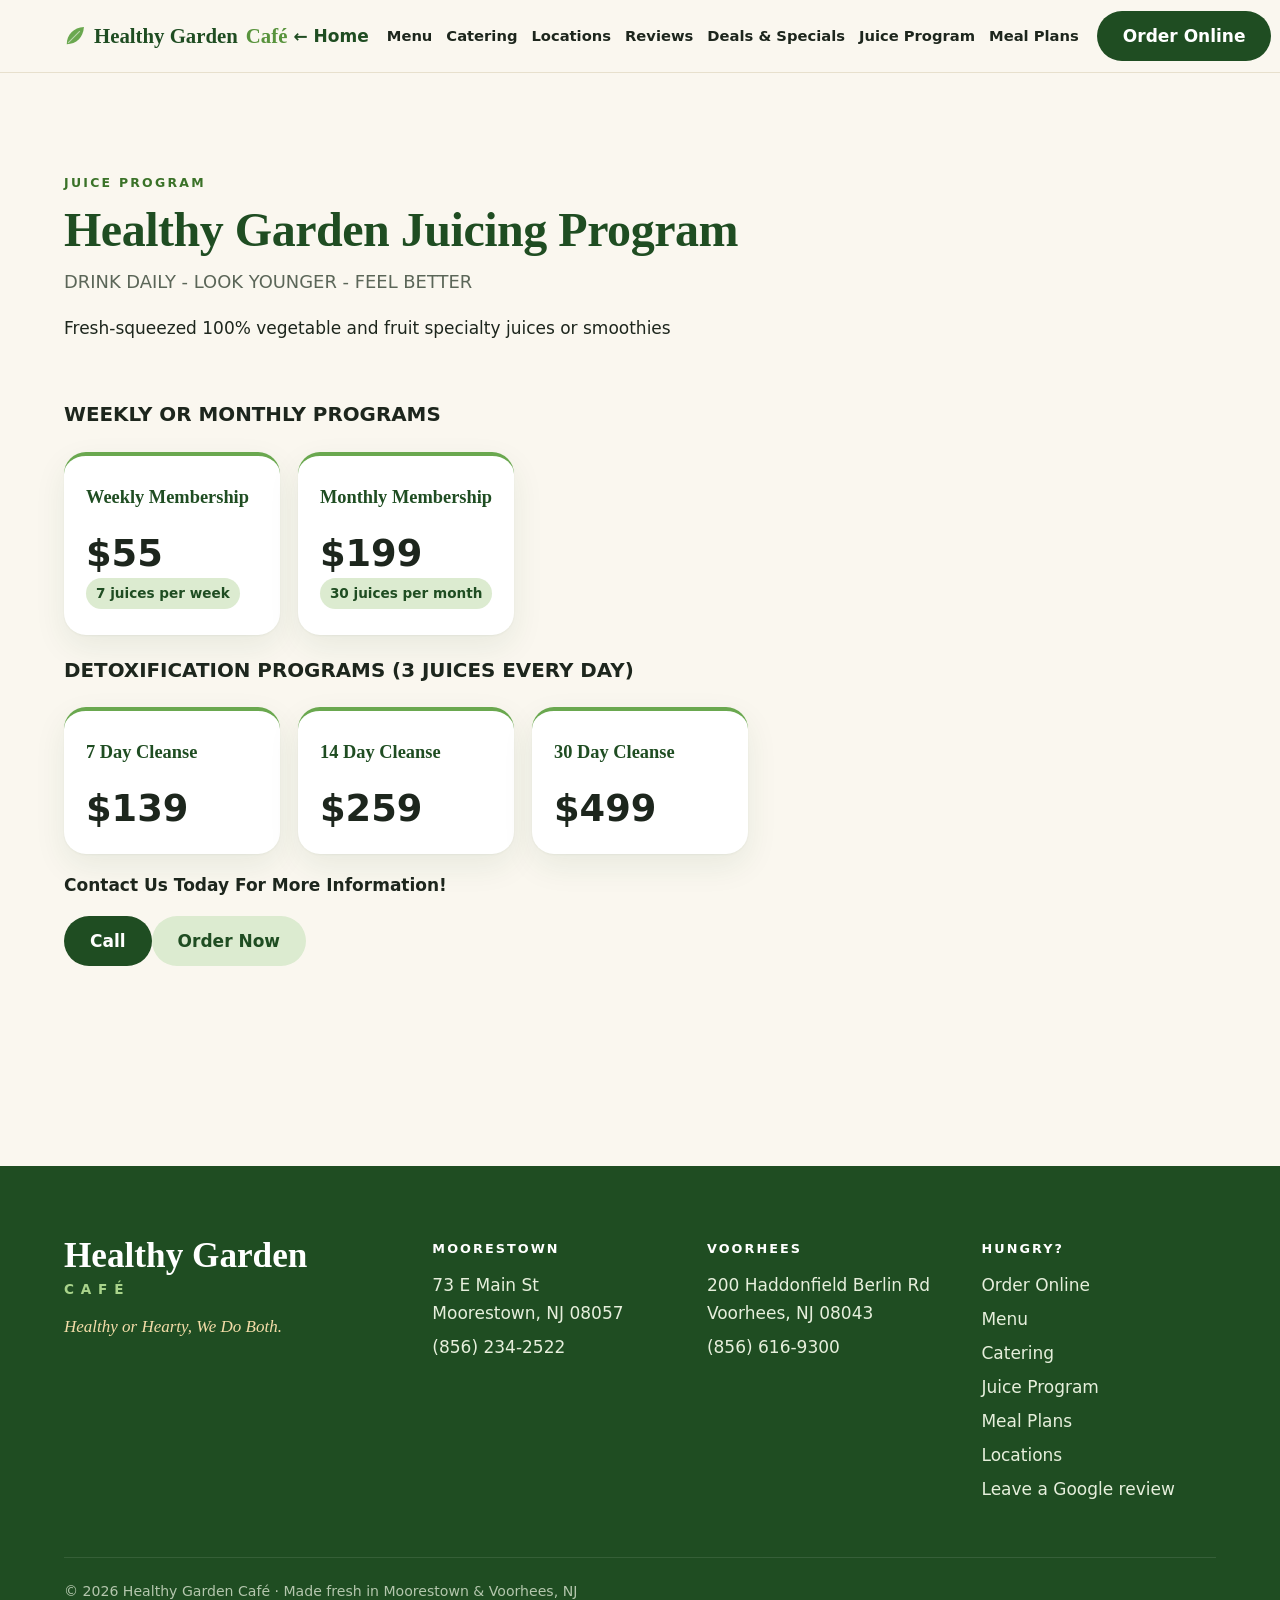
<file: juice-program.html>
<!DOCTYPE html><html lang="en"><head><meta charset="utf-8"><meta name="viewport" content="width=device-width,initial-scale=1"> <meta name="robots" content="noindex, nofollow"> <link rel="icon" href="data:image/svg+xml,%3Csvg xmlns=%27http://www.w3.org/2000/svg%27 viewBox=%270 0 64 64%27%3E%3Cpath d=%27M8 56C8 28 28 8 58 6c-2 30-22 50-50 50z%27 fill=%27%236aa84f%27/%3E%3C/svg%3E"> <title>Juice Program | Healthy Garden, Moorestown &amp; Voorhees</title> <meta name="description" content="Fresh-squeezed juice memberships and 7, 14 and 30-day juice cleanses from Healthy Garden Café in Moorestown and Voorhees, NJ."> <link rel="canonical" href="https://dlhealthygarden-a11y.github.io/fern-fig-practice/juice-program.html"> <script type="application/ld+json">[{"@context":"https://schema.org","@type":"Restaurant","name":"Healthy Garden Café – Moorestown","telephone":"(856) 234-2522","address":{"@type":"PostalAddress","streetAddress":"73 E Main St","addressLocality":"Moorestown","addressRegion":"NJ","postalCode":"08057","addressCountry":"US"},"servesCuisine":["Salads","Wraps","Cheesesteaks","Pizza"]},{"@context":"https://schema.org","@type":"Restaurant","name":"Healthy Garden Café – Voorhees","telephone":"(856) 616-9300","address":{"@type":"PostalAddress","streetAddress":"200 Haddonfield Berlin Rd","addressLocality":"Voorhees","addressRegion":"NJ","postalCode":"08043","addressCountry":"US"},"servesCuisine":["Salads","Wraps","Cheesesteaks","Pizza"]}]</script> <style>:root{--cream:#faf7ef;--cream2:#f2ecdd;--green:#1f4d22;--green2:#2f6b2f;--leaf:#6aa84f;--sage:#dcebd0;--ink:#1d261d;--muted:#5b6658;--gold:#b8873b;--r:22px;--sh:0 1px 2px #1f4d220d,0 12px 32px #1f4d2214}*{box-sizing:border-box}html{scroll-behavior:smooth}body{margin:0;background:var(--cream);color:var(--ink);font:17px/1.65 Inter,system-ui,-apple-system,"Segoe UI",Roboto,sans-serif;-webkit-font-smoothing:antialiased}img{max-width:100%;display:block}a{color:inherit}.wrap{max-width:1200px;margin:auto;padding:0 24px}.serif{font-family:Fraunces,"Playfair Display",Georgia,"Times New Roman",serif}.eyebrow{font-size:.78rem;font-weight:700;letter-spacing:.18em;text-transform:uppercase;color:var(--leaf);margin:0 0 10px}h2{font-family:Fraunces,Georgia,serif;font-weight:700;font-size:clamp(2rem,4.2vw,3rem);line-height:1.08;margin:0 0 12px;color:var(--green);letter-spacing:-.01em}.lead{color:var(--muted);font-size:1.12rem;max-width:58ch;margin:0}.btn{white-space:nowrap;justify-content:center;display:inline-flex;align-items:center;gap:8px;min-height:50px;padding:0 26px;border-radius:999px;font-weight:700;text-decoration:none;transition:transform .2s,box-shadow .2s,background .2s}.btn:hover{transform:translateY(-2px);box-shadow:0 8px 20px #1f4d2230}.btn-p{background:var(--green);color:#fff}.btn-p:hover{background:var(--green2)}.btn-s{background:var(--sage);color:var(--green)}.btn-s:hover{background:#cfe3bc}:focus-visible{outline:3px solid var(--gold);outline-offset:3px}.leaf{width:22px;height:22px;color:var(--leaf);flex:none}.top{position:sticky;top:0;z-index:30;background:#faf7efe8;backdrop-filter:blur(10px);border-bottom:1px solid #e7e0cd}.bar{display:flex;align-items:center;gap:28px;height:72px}.logo{display:flex;align-items:center;gap:8px;text-decoration:none;font-family:Georgia,serif;font-weight:700;font-size:1.3rem;color:var(--green)}.logo b{color:var(--leaf);font-weight:700}nav{display:flex;gap:28px;margin-left:auto}nav a{text-decoration:none;font-weight:600;color:var(--ink);position:relative}nav a::after{content:"";position:absolute;left:0;right:0;bottom:-4px;height:2px;background:var(--leaf);transform:scaleX(0);transition:.25s}nav a:hover::after{transform:scaleX(1)}.hero{position:relative;overflow:hidden;background:radial-gradient(1200px 500px at 85% 20%,#e6f0da,transparent 60%),var(--cream)}.hero::before{content:"";position:absolute;inset:0;opacity:.5;background:url("data:image/svg+xml,%3Csvg xmlns='http://www.w3.org/2000/svg' width='140' height='140'%3E%3Cpath d='M22 104C22 70 50 42 92 38c-3 38-32 66-70 66z' fill='%236aa84f' opacity='.07'/%3E%3C/svg%3E")}.hero .wrap{position:relative;display:grid;grid-template-columns:1.15fr .85fr;gap:56px;align-items:center;padding-top:72px;padding-bottom:88px}.wm{margin:0;font-family:Fraunces,Georgia,serif;color:var(--green);line-height:.88;letter-spacing:-.035em}.wm .l1{display:block;font-size:clamp(3.6rem,9.6vw,7.8rem);font-weight:800}.wm .l2{display:flex;align-items:center;gap:16px;margin-top:18px;font-family:system-ui,sans-serif;font-size:clamp(1.1rem,2.4vw,1.6rem);font-weight:700;letter-spacing:.55em;color:var(--leaf)}.wm .l2::after,.wm .l2::before{content:"";height:2px;width:46px;background:var(--leaf);opacity:.5}.tag{font-family:Georgia,serif;font-style:italic;font-size:clamp(1.25rem,2.4vw,1.6rem);color:var(--gold);margin:28px 0 10px}.hero p.sub{font-size:1.12rem;color:var(--muted);max-width:46ch;margin:0}.ctas{display:flex;gap:12px;flex-wrap:wrap;margin-top:30px}.chips{display:flex;gap:10px;flex-wrap:wrap;margin-top:28px;padding:0;list-style:none}.chips li{background:#fff;border:1px solid #e3dccb;padding:6px 14px;border-radius:999px;font-size:.88rem;font-weight:600;color:var(--green)}.art{position:relative}.art .main{width:100%;aspect-ratio:1/1.08;object-fit:cover;border-radius:50% 50% var(--r) var(--r);border:10px solid #fff;box-shadow:var(--sh)}.art .mini{position:absolute;width:42%;aspect-ratio:1;object-fit:cover;border-radius:50%;border:8px solid #fff;box-shadow:var(--sh);left:-14%;bottom:-6%}.art .badge{position:absolute;right:-4%;top:12%;background:var(--green);color:#fff;border-radius:18px;padding:14px 18px;font-weight:700;box-shadow:var(--sh);line-height:1.3;font-size:.95rem}.art .badge small{display:block;font-weight:500;opacity:.8}.special{background:var(--green);color:#fff;position:relative;overflow:hidden}.special .wrap{display:flex;align-items:center;gap:22px;padding-top:22px;padding-bottom:22px;flex-wrap:wrap}.special .pill{background:var(--gold);color:#fff;font-weight:800;letter-spacing:.12em;font-size:.75rem;padding:6px 12px;border-radius:999px;text-transform:uppercase}.special .txt{font-size:1.1rem}.special .txt b{font-family:Georgia,serif;font-size:1.35rem}.special .price{font-family:Georgia,serif;font-size:2rem;font-weight:700;color:#f3dca8;margin-left:auto}.special a{color:#fff;font-weight:700}section.sec{padding:100px 0}.head{display:flex;justify-content:space-between;align-items:end;gap:24px;flex-wrap:wrap;margin-bottom:40px}.feat{display:grid;grid-template-columns:repeat(4,1fr);gap:22px}.fc{background:#fff;border-radius:var(--r);overflow:hidden;box-shadow:var(--sh);transition:transform .3s,box-shadow .3s;display:flex;flex-direction:column}.fc:hover{transform:translateY(-6px);box-shadow:0 20px 40px #1f4d2222}.fc .ph{overflow:hidden;aspect-ratio:4/3}.fc img{width:100%;height:100%;object-fit:cover;transition:transform .6s}.fc:hover img{transform:scale(1.06)}.fc .b{padding:18px 20px 22px;display:flex;flex-direction:column;flex:1}.fc h3{margin:0;font-family:Georgia,serif;font-size:1.2rem;color:var(--green)}.fc p{margin:6px 0 14px;color:var(--muted);font-size:.95rem;flex:1}.fc .pr{font-weight:800;color:var(--ink);font-size:1.1rem}.menu{background:#fff;border-top:1px solid #ece6d6;border-bottom:1px solid #ece6d6}.tabs{display:flex;gap:8px;overflow-x:auto;padding-bottom:6px;margin-bottom:32px;scrollbar-width:none}.tabs::-webkit-scrollbar{display:none}.tabs button{flex:none;font:inherit;font-weight:700;border:1px solid #e3dccb;background:var(--cream);color:var(--green);padding:10px 20px;border-radius:999px;cursor:pointer;min-height:46px;transition:.2s}.tabs button[aria-selected=true]{background:var(--green);color:#fff;border-color:var(--green)}.panel{display:none;grid-template-columns:1fr 1fr;gap:4px 56px}.panel.on{display:grid;animation:fade .4s}.it{display:flex;gap:12px;align-items:baseline;padding:16px 0;border-bottom:1px dashed #e0d9c6}.it .n{font-weight:700}.it .d{display:block;color:var(--muted);font-size:.9rem;font-weight:400}.it .dots{flex:1}.it .p{font-weight:800;color:var(--green);white-space:nowrap}.menu .more{margin-top:34px;display:flex;gap:12px;flex-wrap:wrap}.about{display:grid;grid-template-columns:1fr 1fr;gap:64px;align-items:center}.about img{border-radius:var(--r);aspect-ratio:5/4;object-fit:cover;box-shadow:var(--sh)}.about blockquote{margin:0;font-family:Georgia,serif;font-size:clamp(1.5rem,3vw,2.1rem);line-height:1.3;color:var(--green)}.cat{background:linear-gradient(180deg,var(--cream2),var(--cream))}.pk{display:grid;grid-template-columns:repeat(5,1fr);gap:18px;list-style:none;padding:0;margin:0}.pk li{background:#fff;border-radius:var(--r);padding:26px 22px;box-shadow:var(--sh);display:flex;flex-direction:column;gap:6px;border-top:4px solid var(--leaf);transition:transform .3s}.pk li:hover{transform:translateY(-5px)}.pk h3{margin:0;font-family:Georgia,serif;font-size:1.15rem;color:var(--green);min-height:2.6em}.pk .pr{font-size:2.3rem;font-weight:800;color:var(--ink);line-height:1}.pk .sv{display:inline-block;background:var(--sage);color:var(--green);font-weight:700;font-size:.85rem;padding:4px 10px;border-radius:999px;width:max-content}.pk small{color:var(--muted)}.cat .note{margin-top:30px;display:flex;gap:16px;align-items:center;flex-wrap:wrap;background:#fff;border-radius:var(--r);padding:22px 26px;box-shadow:var(--sh)}.cat .note p{margin:0;flex:1;min-width:240px}.locs{display:grid;grid-template-columns:1fr 1fr;gap:24px}.loc{background:#fff;border-radius:var(--r);padding:34px;box-shadow:var(--sh);position:relative;overflow:hidden}.loc::after{content:"";position:absolute;right:-30px;top:-30px;width:140px;height:140px;border-radius:50%;background:var(--sage);opacity:.6}.loc h3{margin:0 0 6px;font-family:Georgia,serif;font-size:1.9rem;color:var(--green);position:relative}.loc address{font-style:normal;color:var(--muted);font-size:1.05rem}.loc .tel{display:inline-block;font-size:1.6rem;font-weight:800;color:var(--ink);text-decoration:none;margin:14px 0 18px}.lk{display:flex;gap:10px;flex-wrap:wrap}.lk a{text-decoration:none;font-weight:700;padding:10px 16px;border-radius:999px;background:var(--cream);border:1px solid #e3dccb;color:var(--green);min-height:44px;display:inline-flex;align-items:center;transition:.2s}.lk a:hover{background:var(--sage)}.lk a.o{background:var(--green);color:#fff;border-color:var(--green)}footer{background:var(--green);color:#e6efdc;padding:72px 0 40px;margin-top:100px}.fg{display:grid;grid-template-columns:1.4fr 1fr 1fr 1fr;gap:40px}.fw{font-family:Georgia,serif;font-size:2.2rem;font-weight:700;color:#fff;line-height:1;margin:0}.fw span{display:block;font-family:system-ui;font-size:.85rem;letter-spacing:.5em;color:#a9d48b;margin-top:10px}footer h4{margin:0 0 12px;color:#fff;font-size:.8rem;letter-spacing:.16em;text-transform:uppercase}footer p{margin:0 0 6px}footer a{color:#e6efdc;text-decoration:none}footer a:hover{color:#fff;text-decoration:underline}.legal{border-top:1px solid #ffffff22;margin-top:48px;padding-top:22px;font-size:.88rem;opacity:.75}.sticky{display:none}.rv{opacity:0;transform:translateY(24px);transition:opacity .7s,transform .7s}.rv.in{opacity:1;transform:none}@keyframes fade{from{opacity:0;transform:translateY(8px)}to{opacity:1;transform:none}}@media(max-width:1000px){.feat{grid-template-columns:1fr 1fr}.pk{grid-template-columns:1fr 1fr}.fg{grid-template-columns:1fr 1fr}}@media(max-width:760px){body{font-size:17px}.top .btn,nav{display:none}.bar{height:62px}.hero .wrap{grid-template-columns:1fr;gap:40px;padding-top:40px;padding-bottom:56px}.art{max-width:320px;margin:0 auto 10px}.art .mini{left:-8%}.art .badge{right:-6%}.wm .l2::after,.wm .l2::before{width:24px}.ctas .btn{flex:1;justify-content:center}section.sec{padding:64px 0}.special .price{margin-left:0}.feat{grid-template-columns:1fr;gap:16px}.fc{flex-direction:row}.fc .ph{width:38%;aspect-ratio:auto;flex:none}.fc .b{padding:14px 16px}.fc p{margin:4px 0 8px;font-size:.9rem}.panel{grid-template-columns:1fr}.about{grid-template-columns:1fr;gap:28px}.pk{grid-template-columns:1fr}.pk h3{min-height:0}.locs{grid-template-columns:1fr}.loc{padding:26px}.fg{grid-template-columns:1fr;gap:28px}footer{padding-bottom:110px;margin-top:64px}.sticky{display:flex;position:fixed;left:12px;right:12px;bottom:12px;z-index:40;background:#fff;border-radius:999px;box-shadow:0 10px 30px #0003;padding:6px;gap:6px}.sticky a{flex:1;min-height:50px;display:flex;align-items:center;justify-content:center;font-weight:700;text-decoration:none;color:var(--green);border-radius:999px}.sticky a.o{flex:1.8;background:var(--green);color:#fff}}@media(prefers-reduced-motion:reduce){*{transition:none!important;animation:none!important}.rv{opacity:1;transform:none}html{scroll-behavior:auto}}nav a.act{color:var(--green)}nav a.act::after{transform:scaleX(1)}.burger{display:none;margin-left:auto;width:48px;height:48px;border:0;background:var(--sage);border-radius:14px;cursor:pointer;align-items:center;justify-content:center;flex-direction:column;gap:5px}.burger span{display:block;width:22px;height:2.5px;background:var(--green);border-radius:2px;transition:.3s}.burger[aria-expanded=true] span:first-child{transform:translateY(7.5px) rotate(45deg)}.burger[aria-expanded=true] span:nth-child(2){opacity:0}.burger[aria-expanded=true] span:nth-child(3){transform:translateY(-7.5px) rotate(-45deg)}.mnav{position:fixed;inset:62px 0 0;z-index:29;background:var(--cream);padding:18px 20px 30px;display:flex;flex-direction:column;gap:8px;transform:translateY(-8px);opacity:0;visibility:hidden;transition:.25s}.mnav.open{opacity:1;visibility:visible;transform:none}.mnav a{display:flex;align-items:center;justify-content:space-between;min-height:62px;padding:0 20px;border-radius:16px;background:#fff;border:1px solid #e7e0cd;text-decoration:none;font-family:Georgia,serif;font-size:1.35rem;font-weight:700;color:var(--green)}.mnav a::after{content:"→";font-family:system-ui;color:var(--leaf)}.mnav a.act{border-color:var(--leaf);background:#f1f7ea}.mnav a.btn{margin-top:10px;min-height:58px;font-size:1.15rem;font-family:system-ui,sans-serif;background:var(--green);color:#fff;border-color:var(--green);justify-content:center}.mnav .btn::after{content:none}.totop{position:fixed;right:20px;bottom:24px;z-index:35;width:50px;height:50px;border-radius:50%;border:0;background:var(--green);color:#fff;font-size:1.3rem;cursor:pointer;box-shadow:var(--sh);opacity:0;visibility:hidden;transform:translateY(10px);transition:.3s}.totop.show{opacity:1;visibility:visible;transform:none}section[id]{scroll-margin-top:80px}.art,.hero .chips,.hero .ctas,.hero .sub,.hero .tag,.hero .wm .l1,.hero .wm .l2{animation:rise .9s cubic-bezier(.2,.7,.2,1) both}.hero .wm .l2{animation-delay:.15s}.hero .tag{animation-delay:.35s}.hero .sub{animation-delay:.5s}.hero .ctas{animation-delay:.65s}.hero .chips{animation-delay:.8s}.art{animation:pop 1.1s .25s cubic-bezier(.2,.7,.2,1) both}@keyframes rise{from{opacity:0;transform:translateY(28px)}to{opacity:1;transform:none}}@keyframes pop{from{opacity:0;transform:scale(.94)}to{opacity:1;transform:none}}.art .frame{border-radius:50% 50% var(--r) var(--r);overflow:hidden;border:10px solid #fff;box-shadow:var(--sh);aspect-ratio:1/1.08}.art .frame .main{border:0;border-radius:0;box-shadow:none;height:100%;aspect-ratio:auto;animation:kb 18s ease-in-out infinite alternate}@keyframes kb{from{transform:scale(1)}to{transform:scale(1.12) translate(-2%,-2%)}}.drift{position:absolute;inset:0;pointer-events:none;overflow:hidden}.drift i{position:absolute;top:-40px;width:18px;height:18px;color:var(--leaf);opacity:.45;animation:fall linear infinite}.drift i svg{width:100%;height:100%}.drift i:first-child{left:8%;animation-duration:17s;animation-delay:-3s}.drift i:nth-child(2){left:38%;width:14px;height:14px;animation-duration:22s;animation-delay:-11s}.drift i:nth-child(3){left:62%;animation-duration:19s;animation-delay:-6s;width:22px;height:22px}.drift i:nth-child(4){left:88%;width:15px;height:15px;animation-duration:24s;animation-delay:-15s}@keyframes fall{0%{transform:translate(0,0) rotate(0)}50%{transform:translate(40px,50vh) rotate(160deg)}100%{transform:translate(-10px,105vh) rotate(320deg);opacity:0}}.special .price{position:relative;overflow:hidden;padding:2px 10px;border-radius:10px;animation:pulse 2.6s ease-in-out infinite}.special .price::after{content:"";position:absolute;inset:0;background:linear-gradient(110deg,transparent 30%,#ffffff66 50%,transparent 70%);transform:translateX(-120%);animation:shine 3.5s ease-in-out infinite 1s}@keyframes pulse{0%,100%{transform:scale(1)}50%{transform:scale(1.07)}}@keyframes shine{0%{transform:translateX(-120%)}100%,60%{transform:translateX(120%)}}@media(max-width:760px){.burger{display:flex}.totop{bottom:86px;right:16px;width:46px;height:46px}.drift i:nth-child(n+3){display:none}}@media(min-width:761px){.mnav{display:none}}@media(prefers-reduced-motion:reduce){.art,.art .frame .main,.hero *,.special .price,.special .price::after{animation:none!important}.drift{display:none}}.rvw{background:#fff;border-top:1px solid #ece6d6;border-bottom:1px solid #ece6d6}.rs{display:grid;grid-template-columns:1fr 1fr;gap:24px}.rstore{background:var(--cream);border-radius:var(--r);padding:28px;box-shadow:var(--sh);display:flex;flex-direction:column;gap:18px}.rstore h3{margin:0;font-family:Georgia,serif;font-size:1.6rem;color:var(--green)}.rsum{display:flex;align-items:center;gap:14px;flex-wrap:wrap}.rsum .avg{font-family:Georgia,serif;font-size:2.6rem;font-weight:700;color:var(--ink);line-height:1}.st{color:var(--gold);letter-spacing:.08em;font-size:1.15rem}.rsum small{display:block;color:var(--muted);font-size:.9rem}.rq{list-style:none;margin:0;padding:0;display:grid;gap:12px}.rq li{background:#fff;border-radius:16px;padding:16px 18px;border:1px solid #ece6d6}.rq .by,.rq blockquote p{margin:0}.rq blockquote{margin:6px 0 8px;font-size:.98rem}.rq .by{font-size:.86rem;color:var(--muted)}.rq .by b{color:var(--ink)}.rq .by a{color:var(--green2)}.rstore .lk{margin-top:auto}.rnote{margin:26px 0 0;font-size:.86rem;color:var(--muted);max-width:90ch}@media(max-width:760px){.rs{grid-template-columns:1fr}.rstore{padding:22px}}.logo b{color:#58933c}.special .pill{background:#94692a}.eyebrow{color:#3a7228}</style><style>
.lit-c{transition:box-shadow .35s ease,border-color .35s ease}
@media(max-width:760px){.lit-c.lit{box-shadow:0 0 0 2px #6aa84f66,0 10px 28px #6aa84f40;border-color:#6aa84f}}
@media(prefers-reduced-motion:reduce){.lit-c{transition:none}}
.spk{position:fixed;inset:0;z-index:100;display:flex;align-items:center;justify-content:center;background:#0f1f1266;opacity:0;transition:opacity .2s}
.spk[hidden]{display:none}.spk.open{opacity:1}
.pk-d{background:#fff;color:#1f2a1f;border-radius:20px;padding:22px;width:min(420px,92vw);box-shadow:0 20px 50px #0004;transform:translateY(12px);transition:transform .2s;position:relative}
.spk.open .pk-d{transform:none}
.pk-d h2{margin:0 0 4px;font-size:1.3rem}.pk-d p{margin:0 0 14px;color:#4b544f;font-size:.95rem}
.pk-b{display:flex;flex-direction:column;justify-content:center;min-height:64px;margin-top:10px;padding:10px 18px;border-radius:14px;background:#1f4d22;color:#fff;text-decoration:none;font-weight:700;font-size:1.1rem}
.pk-b small{font-weight:400;opacity:.85;font-size:.85rem}.pk-b:hover,.pk-b:focus-visible{background:#2f6b2f;outline:3px solid #6aa84f;outline-offset:2px}
.pk-x{position:absolute;top:8px;right:8px;width:48px;height:48px;border:0;background:none;font-size:1.6rem;cursor:pointer;color:#1f2a1f;border-radius:50%}
.pk-x:focus-visible{outline:3px solid #6aa84f}
@media(max-width:760px){.spk{align-items:flex-end}.pk-d{width:100%;border-radius:20px 20px 0 0;padding-bottom:calc(22px + env(safe-area-inset-bottom))}.pk-d{transform:translateY(100%)}}
@media(prefers-reduced-motion:reduce){.spk,.pk-d{transition:none}}
</style><style>[hidden]{display:none!important}.qf-w{color:#1f2a1f;font:400 1rem/1.5 Inter,system-ui,sans-serif;text-align:left;margin-top:32px;background:#fff;border-radius:20px;padding:22px;box-shadow:0 2px 14px #0000000f;scroll-margin-top:80px}.qf-w h3{margin:0 0 12px}
.qf{display:grid;gap:14px;scroll-margin-top:150px}.f{display:flex;flex-direction:column;gap:4px;min-width:0}.f label,.f legend{font-weight:700}
.qf input:not([type=radio]),.qf textarea{min-height:48px;padding:10px 12px;font:inherit;font-size:16px;border:1.5px solid #9aa79a;border-radius:10px;background:#fff;color:inherit;width:100%}
.qf :focus-visible{outline:3px solid #6aa84f;outline-offset:1px}.qf [aria-invalid=true]{border-color:#b42318!important}
.er{color:#b42318;font-size:.9rem;min-height:1.1em}.fs{border:0;padding:0;margin:0}.rd{display:inline-flex;align-items:center;gap:8px;min-height:48px;margin-right:20px;font-weight:400!important}.rd input{width:22px;height:22px;accent-color:#1f4d22}
.rq-n{margin:0;font-size:.9rem;color:#4b544f}.qf button{min-height:52px;font:700 1.05rem/1.2 Inter,system-ui,sans-serif;width:100%}.qf-w h3{font-family:inherit;font-size:1.35rem;color:#1f4d22}.qt{padding:18px;border-left:5px solid #6aa84f;background:#f1f7ea;border-radius:10px}.qt a{font-weight:700;color:#1f4d22}
@media(min-width:761px){.qf{grid-template-columns:1fr 1fr}.qfull{grid-column:1/-1}.qf-w{padding:32px}}</style><style>/* header no-wrap fix */.top{background:#faf7ef!important;backdrop-filter:none}@media(min-width:1200px){nav{gap:14px!important;font-size:.92rem}.bar{gap:18px!important}}.hm{white-space:nowrap;font-weight:700;color:var(--green);text-decoration:none;display:inline-flex;align-items:center;min-height:48px;margin-left:-12px}@media(max-width:760px){.logo{font-size:1.1rem}.hm{font-size:.95rem}}.logo{white-space:nowrap;flex-shrink:0}.top .btn{flex-shrink:0}nav a{white-space:nowrap}nav{gap:20px}@media(min-width:761px) and (max-width:1199px){.bar>.btn{margin-left:auto}.bar>.burger{margin-left:12px}}@media(max-width:1199px){nav{display:none!important}.burger{display:flex}.mnav{display:flex}}</style></head><body> <svg width="0" height="0" style="position:absolute"><symbol id="lf" viewBox="0 0 64 64"><path d="M8 56C8 28 28 8 58 6c-2 30-22 50-50 50z" fill="currentColor"/><path d="M12 52L46 18" stroke="#fff" stroke-width="3" opacity=".55"/></symbol></svg> <header class="top"><div class="wrap bar"><a class="logo" href="index.html" aria-label="Healthy Garden Café home"><svg class="leaf"><use href="#lf"/></svg>Healthy Garden <b>Café</b></a><a class="hm" href="index.html">← Home</a> <nav aria-label="Main"><a href="index.html#menu">Menu</a><a href="catering.html">Catering</a><a href="index.html#locations">Locations</a><a href="index.html#reviews">Reviews</a><a href="index.html#deals">Deals &amp; Specials</a><a href="juice-program.html">Juice Program</a><a href="meal-plans.html">Meal Plans</a></nav><a class="btn btn-p" href="https://healthygardencafe.hungerrush.com" data-pick="order">Order Online</a><button type="button" class="burger" aria-label="Open menu" aria-expanded="false" aria-controls="mnav"><span></span><span></span><span></span></button></div></header> <div class="mnav" id="mnav"><a href="index.html#menu">Menu</a><a href="catering.html">Catering</a><a href="index.html#locations">Locations</a><a href="index.html#reviews">Reviews</a><a href="index.html#deals">Deals &amp; Specials</a><a href="juice-program.html">Juice Program</a><a href="meal-plans.html">Meal Plans</a><a class="btn btn-p" href="https://healthygardencafe.hungerrush.com" data-pick="order">Order Online</a></div> <main> <section class="sec" id="juice"><div class="wrap"><div class="head rv"><div><p class="eyebrow">Juice Program</p><h2>Healthy Garden Juicing Program</h2><p class="lead">DRINK DAILY - LOOK YOUNGER - FEEL BETTER</p><p>Fresh-squeezed 100% vegetable and fruit specialty juices or smoothies</p></div></div><h3>WEEKLY OR MONTHLY PROGRAMS</h3><ul class="pk"><li class="rv"><h3>Weekly Membership</h3><span class="pr">$55</span><span class="sv">7 juices per week</span></li><li class="rv"><h3>Monthly Membership</h3><span class="pr">$199</span><span class="sv">30 juices per month</span></li></ul><h3>DETOXIFICATION PROGRAMS (3 JUICES EVERY DAY)</h3><ul class="pk"><li class="rv"><h3>7 Day Cleanse</h3><span class="pr">$139</span></li><li class="rv"><h3>14 Day Cleanse</h3><span class="pr">$259</span></li><li class="rv"><h3>30 Day Cleanse</h3><span class="pr">$499</span></li></ul><div class="note rv"><p><b>Contact Us Today For More Information!</b></p><a class="btn btn-p" href="tel:+18562342522" data-pick="call">Call</a><a class="btn btn-s" href="https://healthygardencafe.hungerrush.com" data-pick="order">Order Now</a></div></div></section> </main> <footer><div class="wrap"><div class="fg"> <div><p class="fw">Healthy Garden<span>CAFÉ</span></p><p style="margin-top:16px;font-family:Georgia,serif;font-style:italic;color:#f3dca8">Healthy or Hearty, We Do Both.</p></div> <div><h4>Moorestown</h4><p>73 E Main St<br>Moorestown, NJ 08057</p><p><a href="tel:+18562342522">(856) 234-2522</a></p></div> <div><h4>Voorhees</h4><p>200 Haddonfield Berlin Rd<br>Voorhees, NJ 08043</p><p><a href="tel:+18566169300">(856) 616-9300</a></p></div> <div><h4>Hungry?</h4><p><a href="https://healthygardencafe.hungerrush.com" data-pick="order">Order Online</a></p><p><a href="index.html#menu">Menu</a></p><p><a href="catering.html">Catering</a></p><p><a href="juice-program.html">Juice Program</a></p><p><a href="meal-plans.html">Meal Plans</a></p><p><a href="index.html#locations">Locations</a></p><p><a href="https://search.google.com/local/writereview?placeid=ChIJPcBNUWc1wYkRcmXozM85zEQ" target="_blank" rel="noopener" data-pick="review">Leave a Google review</a></p></div> </div><p class="legal">© 2026 Healthy Garden Café · Made fresh in Moorestown &amp; Voorhees, NJ</p></div></footer> <button type="button" class="totop" aria-label="Back to top">↑</button> <aside class="sticky" aria-label="Quick actions"><a class="o" href="https://healthygardencafe.hungerrush.com" data-pick="order">Order Online</a><a href="index.html#locations" data-pick="call">Call</a><a href="index.html#menu">Menu</a></aside> <script>document.querySelectorAll(".tabs button").forEach(e=>e.onclick=()=>{document.querySelectorAll(".tabs button").forEach(t=>t.setAttribute("aria-selected",t===e)),document.querySelectorAll(".panel").forEach(t=>t.classList.toggle("on",t.id===e.dataset.t))});const io=new IntersectionObserver(e=>e.forEach(e=>{e.isIntersecting&&(e.target.classList.add("in"),io.unobserve(e.target))}),{threshold:.12});document.querySelectorAll(".rv").forEach(e=>io.observe(e));const bg=document.querySelector(".burger"),mn=document.getElementById("mnav");bg.onclick=()=>{const e="true"!==bg.getAttribute("aria-expanded");bg.setAttribute("aria-expanded",e),bg.setAttribute("aria-label",e?"Close menu":"Open menu"),mn.classList.toggle("open",e),document.body.style.overflow=e?"hidden":""},mn.querySelectorAll("a").forEach(e=>e.addEventListener("click",()=>{bg.setAttribute("aria-expanded","false"),mn.classList.remove("open"),document.body.style.overflow=""}));const tt=document.querySelector(".totop");tt.onclick=()=>scrollTo({top:0,behavior:matchMedia("(prefers-reduced-motion:reduce)").matches?"auto":"smooth"});const links=[...document.querySelectorAll('nav a,.mnav a[href^="#"]')],spy=new IntersectionObserver(e=>e.forEach(e=>{e.isIntersecting&&links.forEach(t=>t.classList.toggle("act",t.getAttribute("href")==="#"+e.target.id))}),{rootMargin:"-45% 0px -50% 0px"});["deals","menu","reviews","catering","locations"].forEach(e=>{const x=document.getElementById(e);x&&spy.observe(x)}),addEventListener("scroll",()=>tt.classList.toggle("show",scrollY>700),{passive:!0})</script><div class="spk" id="pk" hidden><div class="pk-d" role="dialog" aria-modal="true" aria-labelledby="pk-t"><button type="button" class="pk-x" aria-label="Close">&times;</button><h2 id="pk-t">Order from which store?</h2><p id="pk-s">Pick your Healthy Garden.</p><a class="pk-b" id="pk-m" href="https://healthygardencafe.hungerrush.com/Order/Menu/3"><b>Moorestown</b><small>73 E Main St · (856) 234-2522</small></a><a class="pk-b" id="pk-v" href="https://healthygardencafe.hungerrush.com/Order/Menu/1"><b>Voorhees</b><small>200 Haddonfield Berlin Rd · (856) 616-9300</small></a></div></div>
<script>(()=>{const T={order:["Order from which store?","Pick your Healthy Garden for online ordering.",["https://healthygardencafe.hungerrush.com/Order/Menu/3","73 E Main St · (856) 234-2522"],["https://healthygardencafe.hungerrush.com/Order/Menu/1","200 Haddonfield Berlin Rd · (856) 616-9300"]],call:["Call which store?","Tap to call.",["tel:+18562342522","(856) 234-2522"],["tel:+18566169300","(856) 616-9300"]],review:["Review which store?","Thanks! Pick the Healthy Garden you visited. Google opens in a new tab.",["https://search.google.com/local/writereview?placeid=ChIJPcBNUWc1wYkRcmXozM85zEQ","73 E Main St · Moorestown"],["https://search.google.com/local/writereview?placeid=ChIJZ_lA4t7MxokRNWizNBype44","200 Haddonfield Berlin Rd · Voorhees"]]};
const pk=document.getElementById("pk"),d=pk.querySelector(".pk-d"),m=document.getElementById("pk-m"),v=document.getElementById("pk-v");let last;
function open(k){const t=T[k];pk.dataset.k=k;document.getElementById("pk-t").textContent=t[0];document.getElementById("pk-s").textContent=t[1];m.href=t[2][0];m.querySelector("small").textContent=t[2][1];v.href=t[3][0];v.querySelector("small").textContent=t[3][1];[m,v].forEach(a=>{if(k=="review"){a.target="_blank";a.rel="noopener"}else{a.removeAttribute("target");a.removeAttribute("rel")}});last=document.activeElement;pk.hidden=false;document.body.style.overflow="hidden";requestAnimationFrame(()=>pk.classList.add("open"));m.focus({preventScroll:true})}
function close(){pk.classList.remove("open");pk.hidden=true;document.body.style.overflow="";last&&last.focus&&last.focus({preventScroll:true})}
document.addEventListener("click",e=>{const a=e.target.closest("[data-pick]");if(a){e.preventDefault();open(a.dataset.pick)}});
pk.addEventListener("click",e=>{if(e.target===pk||e.target.closest(".pk-x"))close()});
document.addEventListener("keydown",e=>{if(pk.hidden)return;if(e.key==="Escape"){close();return}if(e.key==="Tab"){const f=[...d.querySelectorAll("a,button")],a=f[0],z=f[f.length-1];if(e.shiftKey&&document.activeElement===a){e.preventDefault();z.focus()}else if(!e.shiftKey&&document.activeElement===z){e.preventDefault();a.focus()}}});
const els=document.querySelectorAll(".fc,.loc,.rstore,.rq");els.forEach(x=>x.classList.add("lit-c"));
if("IntersectionObserver"in window){const io=new IntersectionObserver(es=>es.forEach(e=>e.target.classList.toggle("lit",e.isIntersecting)),{rootMargin:"-35% 0px -35% 0px"});els.forEach(x=>io.observe(x))}})();</script><script>(()=>{const f=document.getElementById("quote-form");if(!f)return;const t=document.getElementById("qf-thanks");
const msg={name:"Please enter your name.",phone:"Please enter a phone number we can reach you at.",email:"Please enter an email like name@example.com.",date:"Please pick your event date.",svc:"Please choose delivery or pickup."};
function chk(n){const el=f.elements[n],e=document.getElementById(n=="svc"?"e-svc":"e-"+n);let ok;if(n=="svc")ok=!!f.querySelector("[name=svc]:checked");else if(n=="phone")ok=el.value.replace(/\D/g,"").length>=10;else ok=el.checkValidity()&&el.value.trim()!=="";
if(n!="svc")el.setAttribute("aria-invalid",!ok);e.textContent=ok?"":msg[n];return ok}
["name","phone","email","date"].forEach(n=>f.elements[n].addEventListener("blur",()=>chk(n)));f.querySelectorAll("[name=svc]").forEach(r=>r.addEventListener("change",()=>chk("svc")));
f.addEventListener("submit",ev=>{ev.preventDefault();const bad=["name","phone","email","date","svc"].filter(n=>!chk(n));if(bad.length){const b=bad[0];(b=="svc"?f.querySelector("[name=svc]"):f.elements[b]).focus();return}
const v=n=>(f.elements[n].value||"").trim(),svc=f.querySelector("[name=svc]:checked").value;
const body=["Name: "+v("name"),"Phone: "+v("phone"),"Email: "+v("email"),"Event Date: "+v("date"),"Number of Guests: "+(v("guests")||"-"),"Budget: "+(v("budget")||"-"),"Delivery or Pickup: "+svc,"Notes: "+(v("notes")||"-")].join("\n");
const href="mailto:dlhealthygarden@gmail.com?subject="+encodeURIComponent("Catering Quote Request \u2013 "+v("name")+" \u2013 "+v("date"))+"&body="+encodeURIComponent(body);
window.__lastMailto=href;f.hidden=true;t.hidden=false;t.focus();location.href=href})})();</script></body></html>
</file>
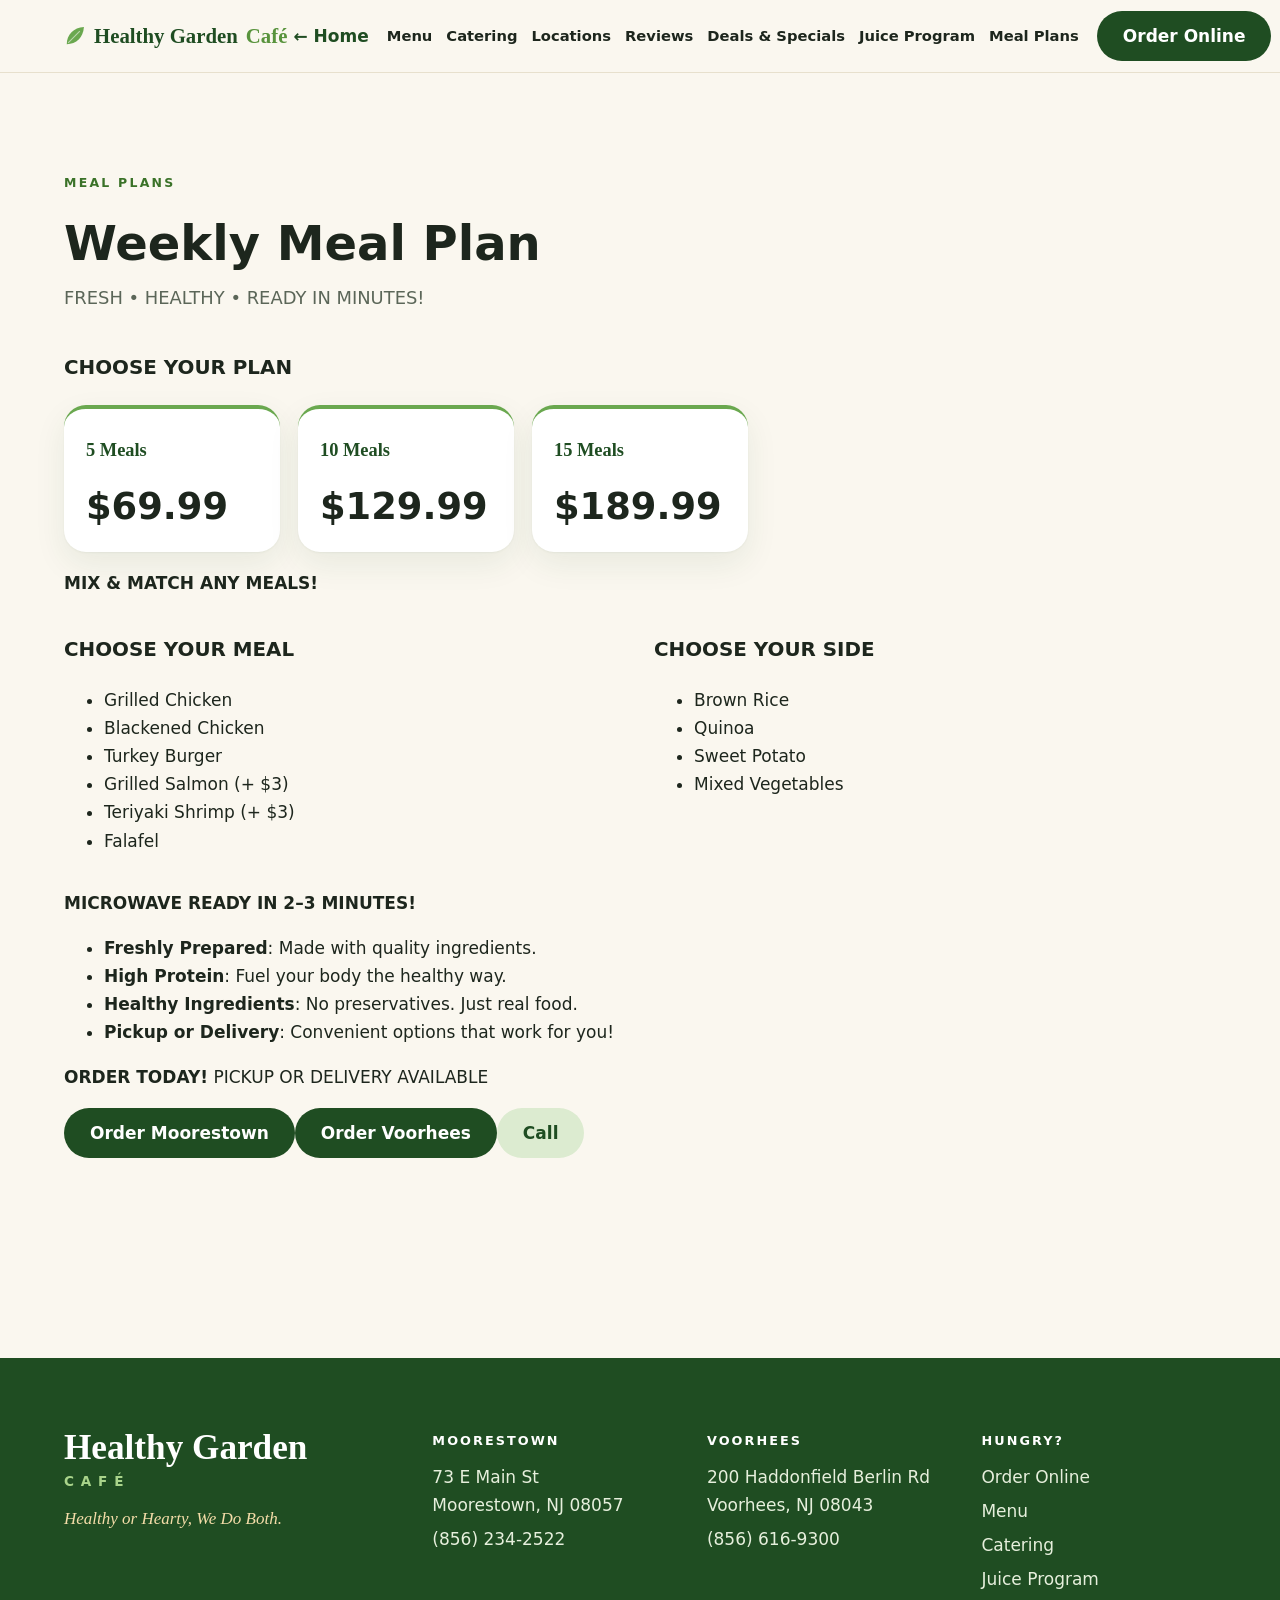
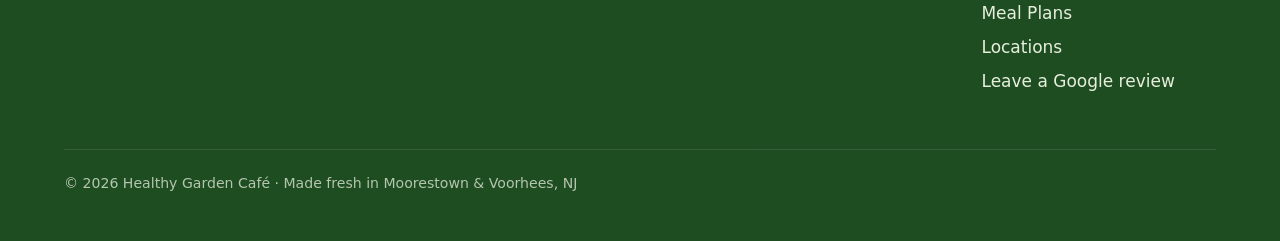
<file: meal-plans.html>
<!DOCTYPE html><html lang="en"><head><meta charset="utf-8"><meta name="viewport" content="width=device-width,initial-scale=1"> <meta name="robots" content="noindex, nofollow"> <link rel="icon" href="data:image/svg+xml,%3Csvg xmlns=%27http://www.w3.org/2000/svg%27 viewBox=%270 0 64 64%27%3E%3Cpath d=%27M8 56C8 28 28 8 58 6c-2 30-22 50-50 50z%27 fill=%27%236aa84f%27/%3E%3C/svg%3E"> <title>Meal Plans | Healthy Garden, Moorestown &amp; Voorhees</title> <meta name="description" content="Healthy Garden weekly meal plans: 5 meals $69.99, 10 meals $129.99, 15 meals $189.99. Mix and match, pickup or delivery, Moorestown and Voorhees, NJ."> <link rel="canonical" href="https://dlhealthygarden-a11y.github.io/fern-fig-practice/meal-plans.html"> <script type="application/ld+json">[{"@context":"https://schema.org","@type":"Restaurant","name":"Healthy Garden Café – Moorestown","telephone":"(856) 234-2522","address":{"@type":"PostalAddress","streetAddress":"73 E Main St","addressLocality":"Moorestown","addressRegion":"NJ","postalCode":"08057","addressCountry":"US"},"servesCuisine":["Salads","Wraps","Cheesesteaks","Pizza"]},{"@context":"https://schema.org","@type":"Restaurant","name":"Healthy Garden Café – Voorhees","telephone":"(856) 616-9300","address":{"@type":"PostalAddress","streetAddress":"200 Haddonfield Berlin Rd","addressLocality":"Voorhees","addressRegion":"NJ","postalCode":"08043","addressCountry":"US"},"servesCuisine":["Salads","Wraps","Cheesesteaks","Pizza"]}]</script> <style>:root{--cream:#faf7ef;--cream2:#f2ecdd;--green:#1f4d22;--green2:#2f6b2f;--leaf:#6aa84f;--sage:#dcebd0;--ink:#1d261d;--muted:#5b6658;--gold:#b8873b;--r:22px;--sh:0 1px 2px #1f4d220d,0 12px 32px #1f4d2214}*{box-sizing:border-box}html{scroll-behavior:smooth}body{margin:0;background:var(--cream);color:var(--ink);font:17px/1.65 Inter,system-ui,-apple-system,"Segoe UI",Roboto,sans-serif;-webkit-font-smoothing:antialiased}img{max-width:100%;display:block}a{color:inherit}.wrap{max-width:1200px;margin:auto;padding:0 24px}.serif{font-family:Fraunces,"Playfair Display",Georgia,"Times New Roman",serif}.eyebrow{font-size:.78rem;font-weight:700;letter-spacing:.18em;text-transform:uppercase;color:var(--leaf);margin:0 0 10px}h2{font-family:Fraunces,Georgia,serif;font-weight:700;font-size:clamp(2rem,4.2vw,3rem);line-height:1.08;margin:0 0 12px;color:var(--green);letter-spacing:-.01em}.lead{color:var(--muted);font-size:1.12rem;max-width:58ch;margin:0}.btn{white-space:nowrap;justify-content:center;display:inline-flex;align-items:center;gap:8px;min-height:50px;padding:0 26px;border-radius:999px;font-weight:700;text-decoration:none;transition:transform .2s,box-shadow .2s,background .2s}.btn:hover{transform:translateY(-2px);box-shadow:0 8px 20px #1f4d2230}.btn-p{background:var(--green);color:#fff}.btn-p:hover{background:var(--green2)}.btn-s{background:var(--sage);color:var(--green)}.btn-s:hover{background:#cfe3bc}:focus-visible{outline:3px solid var(--gold);outline-offset:3px}.leaf{width:22px;height:22px;color:var(--leaf);flex:none}.top{position:sticky;top:0;z-index:30;background:#faf7efe8;backdrop-filter:blur(10px);border-bottom:1px solid #e7e0cd}.bar{display:flex;align-items:center;gap:28px;height:72px}.logo{display:flex;align-items:center;gap:8px;text-decoration:none;font-family:Georgia,serif;font-weight:700;font-size:1.3rem;color:var(--green)}.logo b{color:var(--leaf);font-weight:700}nav{display:flex;gap:28px;margin-left:auto}nav a{text-decoration:none;font-weight:600;color:var(--ink);position:relative}nav a::after{content:"";position:absolute;left:0;right:0;bottom:-4px;height:2px;background:var(--leaf);transform:scaleX(0);transition:.25s}nav a:hover::after{transform:scaleX(1)}.hero{position:relative;overflow:hidden;background:radial-gradient(1200px 500px at 85% 20%,#e6f0da,transparent 60%),var(--cream)}.hero::before{content:"";position:absolute;inset:0;opacity:.5;background:url("data:image/svg+xml,%3Csvg xmlns='http://www.w3.org/2000/svg' width='140' height='140'%3E%3Cpath d='M22 104C22 70 50 42 92 38c-3 38-32 66-70 66z' fill='%236aa84f' opacity='.07'/%3E%3C/svg%3E")}.hero .wrap{position:relative;display:grid;grid-template-columns:1.15fr .85fr;gap:56px;align-items:center;padding-top:72px;padding-bottom:88px}.wm{margin:0;font-family:Fraunces,Georgia,serif;color:var(--green);line-height:.88;letter-spacing:-.035em}.wm .l1{display:block;font-size:clamp(3.6rem,9.6vw,7.8rem);font-weight:800}.wm .l2{display:flex;align-items:center;gap:16px;margin-top:18px;font-family:system-ui,sans-serif;font-size:clamp(1.1rem,2.4vw,1.6rem);font-weight:700;letter-spacing:.55em;color:var(--leaf)}.wm .l2::after,.wm .l2::before{content:"";height:2px;width:46px;background:var(--leaf);opacity:.5}.tag{font-family:Georgia,serif;font-style:italic;font-size:clamp(1.25rem,2.4vw,1.6rem);color:var(--gold);margin:28px 0 10px}.hero p.sub{font-size:1.12rem;color:var(--muted);max-width:46ch;margin:0}.ctas{display:flex;gap:12px;flex-wrap:wrap;margin-top:30px}.chips{display:flex;gap:10px;flex-wrap:wrap;margin-top:28px;padding:0;list-style:none}.chips li{background:#fff;border:1px solid #e3dccb;padding:6px 14px;border-radius:999px;font-size:.88rem;font-weight:600;color:var(--green)}.art{position:relative}.art .main{width:100%;aspect-ratio:1/1.08;object-fit:cover;border-radius:50% 50% var(--r) var(--r);border:10px solid #fff;box-shadow:var(--sh)}.art .mini{position:absolute;width:42%;aspect-ratio:1;object-fit:cover;border-radius:50%;border:8px solid #fff;box-shadow:var(--sh);left:-14%;bottom:-6%}.art .badge{position:absolute;right:-4%;top:12%;background:var(--green);color:#fff;border-radius:18px;padding:14px 18px;font-weight:700;box-shadow:var(--sh);line-height:1.3;font-size:.95rem}.art .badge small{display:block;font-weight:500;opacity:.8}.special{background:var(--green);color:#fff;position:relative;overflow:hidden}.special .wrap{display:flex;align-items:center;gap:22px;padding-top:22px;padding-bottom:22px;flex-wrap:wrap}.special .pill{background:var(--gold);color:#fff;font-weight:800;letter-spacing:.12em;font-size:.75rem;padding:6px 12px;border-radius:999px;text-transform:uppercase}.special .txt{font-size:1.1rem}.special .txt b{font-family:Georgia,serif;font-size:1.35rem}.special .price{font-family:Georgia,serif;font-size:2rem;font-weight:700;color:#f3dca8;margin-left:auto}.special a{color:#fff;font-weight:700}section.sec{padding:100px 0}.head{display:flex;justify-content:space-between;align-items:end;gap:24px;flex-wrap:wrap;margin-bottom:40px}.feat{display:grid;grid-template-columns:repeat(4,1fr);gap:22px}.fc{background:#fff;border-radius:var(--r);overflow:hidden;box-shadow:var(--sh);transition:transform .3s,box-shadow .3s;display:flex;flex-direction:column}.fc:hover{transform:translateY(-6px);box-shadow:0 20px 40px #1f4d2222}.fc .ph{overflow:hidden;aspect-ratio:4/3}.fc img{width:100%;height:100%;object-fit:cover;transition:transform .6s}.fc:hover img{transform:scale(1.06)}.fc .b{padding:18px 20px 22px;display:flex;flex-direction:column;flex:1}.fc h3{margin:0;font-family:Georgia,serif;font-size:1.2rem;color:var(--green)}.fc p{margin:6px 0 14px;color:var(--muted);font-size:.95rem;flex:1}.fc .pr{font-weight:800;color:var(--ink);font-size:1.1rem}.menu{background:#fff;border-top:1px solid #ece6d6;border-bottom:1px solid #ece6d6}.tabs{display:flex;gap:8px;overflow-x:auto;padding-bottom:6px;margin-bottom:32px;scrollbar-width:none}.tabs::-webkit-scrollbar{display:none}.tabs button{flex:none;font:inherit;font-weight:700;border:1px solid #e3dccb;background:var(--cream);color:var(--green);padding:10px 20px;border-radius:999px;cursor:pointer;min-height:46px;transition:.2s}.tabs button[aria-selected=true]{background:var(--green);color:#fff;border-color:var(--green)}.panel{display:none;grid-template-columns:1fr 1fr;gap:4px 56px}.panel.on{display:grid;animation:fade .4s}.it{display:flex;gap:12px;align-items:baseline;padding:16px 0;border-bottom:1px dashed #e0d9c6}.it .n{font-weight:700}.it .d{display:block;color:var(--muted);font-size:.9rem;font-weight:400}.it .dots{flex:1}.it .p{font-weight:800;color:var(--green);white-space:nowrap}.menu .more{margin-top:34px;display:flex;gap:12px;flex-wrap:wrap}.about{display:grid;grid-template-columns:1fr 1fr;gap:64px;align-items:center}.about img{border-radius:var(--r);aspect-ratio:5/4;object-fit:cover;box-shadow:var(--sh)}.about blockquote{margin:0;font-family:Georgia,serif;font-size:clamp(1.5rem,3vw,2.1rem);line-height:1.3;color:var(--green)}.cat{background:linear-gradient(180deg,var(--cream2),var(--cream))}.pk{display:grid;grid-template-columns:repeat(5,1fr);gap:18px;list-style:none;padding:0;margin:0}.pk li{background:#fff;border-radius:var(--r);padding:26px 22px;box-shadow:var(--sh);display:flex;flex-direction:column;gap:6px;border-top:4px solid var(--leaf);transition:transform .3s}.pk li:hover{transform:translateY(-5px)}.pk h3{margin:0;font-family:Georgia,serif;font-size:1.15rem;color:var(--green);min-height:2.6em}.pk .pr{font-size:2.3rem;font-weight:800;color:var(--ink);line-height:1}.pk .sv{display:inline-block;background:var(--sage);color:var(--green);font-weight:700;font-size:.85rem;padding:4px 10px;border-radius:999px;width:max-content}.pk small{color:var(--muted)}.cat .note{margin-top:30px;display:flex;gap:16px;align-items:center;flex-wrap:wrap;background:#fff;border-radius:var(--r);padding:22px 26px;box-shadow:var(--sh)}.cat .note p{margin:0;flex:1;min-width:240px}.locs{display:grid;grid-template-columns:1fr 1fr;gap:24px}.loc{background:#fff;border-radius:var(--r);padding:34px;box-shadow:var(--sh);position:relative;overflow:hidden}.loc::after{content:"";position:absolute;right:-30px;top:-30px;width:140px;height:140px;border-radius:50%;background:var(--sage);opacity:.6}.loc h3{margin:0 0 6px;font-family:Georgia,serif;font-size:1.9rem;color:var(--green);position:relative}.loc address{font-style:normal;color:var(--muted);font-size:1.05rem}.loc .tel{display:inline-block;font-size:1.6rem;font-weight:800;color:var(--ink);text-decoration:none;margin:14px 0 18px}.lk{display:flex;gap:10px;flex-wrap:wrap}.lk a{text-decoration:none;font-weight:700;padding:10px 16px;border-radius:999px;background:var(--cream);border:1px solid #e3dccb;color:var(--green);min-height:44px;display:inline-flex;align-items:center;transition:.2s}.lk a:hover{background:var(--sage)}.lk a.o{background:var(--green);color:#fff;border-color:var(--green)}footer{background:var(--green);color:#e6efdc;padding:72px 0 40px;margin-top:100px}.fg{display:grid;grid-template-columns:1.4fr 1fr 1fr 1fr;gap:40px}.fw{font-family:Georgia,serif;font-size:2.2rem;font-weight:700;color:#fff;line-height:1;margin:0}.fw span{display:block;font-family:system-ui;font-size:.85rem;letter-spacing:.5em;color:#a9d48b;margin-top:10px}footer h4{margin:0 0 12px;color:#fff;font-size:.8rem;letter-spacing:.16em;text-transform:uppercase}footer p{margin:0 0 6px}footer a{color:#e6efdc;text-decoration:none}footer a:hover{color:#fff;text-decoration:underline}.legal{border-top:1px solid #ffffff22;margin-top:48px;padding-top:22px;font-size:.88rem;opacity:.75}.sticky{display:none}.rv{opacity:0;transform:translateY(24px);transition:opacity .7s,transform .7s}.rv.in{opacity:1;transform:none}@keyframes fade{from{opacity:0;transform:translateY(8px)}to{opacity:1;transform:none}}@media(max-width:1000px){.feat{grid-template-columns:1fr 1fr}.pk{grid-template-columns:1fr 1fr}.fg{grid-template-columns:1fr 1fr}}@media(max-width:760px){body{font-size:17px}.top .btn,nav{display:none}.bar{height:62px}.hero .wrap{grid-template-columns:1fr;gap:40px;padding-top:40px;padding-bottom:56px}.art{max-width:320px;margin:0 auto 10px}.art .mini{left:-8%}.art .badge{right:-6%}.wm .l2::after,.wm .l2::before{width:24px}.ctas .btn{flex:1;justify-content:center}section.sec{padding:64px 0}.special .price{margin-left:0}.feat{grid-template-columns:1fr;gap:16px}.fc{flex-direction:row}.fc .ph{width:38%;aspect-ratio:auto;flex:none}.fc .b{padding:14px 16px}.fc p{margin:4px 0 8px;font-size:.9rem}.panel{grid-template-columns:1fr}.about{grid-template-columns:1fr;gap:28px}.pk{grid-template-columns:1fr}.pk h3{min-height:0}.locs{grid-template-columns:1fr}.loc{padding:26px}.fg{grid-template-columns:1fr;gap:28px}footer{padding-bottom:110px;margin-top:64px}.sticky{display:flex;position:fixed;left:12px;right:12px;bottom:12px;z-index:40;background:#fff;border-radius:999px;box-shadow:0 10px 30px #0003;padding:6px;gap:6px}.sticky a{flex:1;min-height:50px;display:flex;align-items:center;justify-content:center;font-weight:700;text-decoration:none;color:var(--green);border-radius:999px}.sticky a.o{flex:1.8;background:var(--green);color:#fff}}@media(prefers-reduced-motion:reduce){*{transition:none!important;animation:none!important}.rv{opacity:1;transform:none}html{scroll-behavior:auto}}nav a.act{color:var(--green)}nav a.act::after{transform:scaleX(1)}.burger{display:none;margin-left:auto;width:48px;height:48px;border:0;background:var(--sage);border-radius:14px;cursor:pointer;align-items:center;justify-content:center;flex-direction:column;gap:5px}.burger span{display:block;width:22px;height:2.5px;background:var(--green);border-radius:2px;transition:.3s}.burger[aria-expanded=true] span:first-child{transform:translateY(7.5px) rotate(45deg)}.burger[aria-expanded=true] span:nth-child(2){opacity:0}.burger[aria-expanded=true] span:nth-child(3){transform:translateY(-7.5px) rotate(-45deg)}.mnav{position:fixed;inset:62px 0 0;z-index:29;background:var(--cream);padding:18px 20px 30px;display:flex;flex-direction:column;gap:8px;transform:translateY(-8px);opacity:0;visibility:hidden;transition:.25s}.mnav.open{opacity:1;visibility:visible;transform:none}.mnav a{display:flex;align-items:center;justify-content:space-between;min-height:62px;padding:0 20px;border-radius:16px;background:#fff;border:1px solid #e7e0cd;text-decoration:none;font-family:Georgia,serif;font-size:1.35rem;font-weight:700;color:var(--green)}.mnav a::after{content:"→";font-family:system-ui;color:var(--leaf)}.mnav a.act{border-color:var(--leaf);background:#f1f7ea}.mnav a.btn{margin-top:10px;min-height:58px;font-size:1.15rem;font-family:system-ui,sans-serif;background:var(--green);color:#fff;border-color:var(--green);justify-content:center}.mnav .btn::after{content:none}.totop{position:fixed;right:20px;bottom:24px;z-index:35;width:50px;height:50px;border-radius:50%;border:0;background:var(--green);color:#fff;font-size:1.3rem;cursor:pointer;box-shadow:var(--sh);opacity:0;visibility:hidden;transform:translateY(10px);transition:.3s}.totop.show{opacity:1;visibility:visible;transform:none}section[id]{scroll-margin-top:80px}.art,.hero .chips,.hero .ctas,.hero .sub,.hero .tag,.hero .wm .l1,.hero .wm .l2{animation:rise .9s cubic-bezier(.2,.7,.2,1) both}.hero .wm .l2{animation-delay:.15s}.hero .tag{animation-delay:.35s}.hero .sub{animation-delay:.5s}.hero .ctas{animation-delay:.65s}.hero .chips{animation-delay:.8s}.art{animation:pop 1.1s .25s cubic-bezier(.2,.7,.2,1) both}@keyframes rise{from{opacity:0;transform:translateY(28px)}to{opacity:1;transform:none}}@keyframes pop{from{opacity:0;transform:scale(.94)}to{opacity:1;transform:none}}.art .frame{border-radius:50% 50% var(--r) var(--r);overflow:hidden;border:10px solid #fff;box-shadow:var(--sh);aspect-ratio:1/1.08}.art .frame .main{border:0;border-radius:0;box-shadow:none;height:100%;aspect-ratio:auto;animation:kb 18s ease-in-out infinite alternate}@keyframes kb{from{transform:scale(1)}to{transform:scale(1.12) translate(-2%,-2%)}}.drift{position:absolute;inset:0;pointer-events:none;overflow:hidden}.drift i{position:absolute;top:-40px;width:18px;height:18px;color:var(--leaf);opacity:.45;animation:fall linear infinite}.drift i svg{width:100%;height:100%}.drift i:first-child{left:8%;animation-duration:17s;animation-delay:-3s}.drift i:nth-child(2){left:38%;width:14px;height:14px;animation-duration:22s;animation-delay:-11s}.drift i:nth-child(3){left:62%;animation-duration:19s;animation-delay:-6s;width:22px;height:22px}.drift i:nth-child(4){left:88%;width:15px;height:15px;animation-duration:24s;animation-delay:-15s}@keyframes fall{0%{transform:translate(0,0) rotate(0)}50%{transform:translate(40px,50vh) rotate(160deg)}100%{transform:translate(-10px,105vh) rotate(320deg);opacity:0}}.special .price{position:relative;overflow:hidden;padding:2px 10px;border-radius:10px;animation:pulse 2.6s ease-in-out infinite}.special .price::after{content:"";position:absolute;inset:0;background:linear-gradient(110deg,transparent 30%,#ffffff66 50%,transparent 70%);transform:translateX(-120%);animation:shine 3.5s ease-in-out infinite 1s}@keyframes pulse{0%,100%{transform:scale(1)}50%{transform:scale(1.07)}}@keyframes shine{0%{transform:translateX(-120%)}100%,60%{transform:translateX(120%)}}@media(max-width:760px){.burger{display:flex}.totop{bottom:86px;right:16px;width:46px;height:46px}.drift i:nth-child(n+3){display:none}}@media(min-width:761px){.mnav{display:none}}@media(prefers-reduced-motion:reduce){.art,.art .frame .main,.hero *,.special .price,.special .price::after{animation:none!important}.drift{display:none}}.rvw{background:#fff;border-top:1px solid #ece6d6;border-bottom:1px solid #ece6d6}.rs{display:grid;grid-template-columns:1fr 1fr;gap:24px}.rstore{background:var(--cream);border-radius:var(--r);padding:28px;box-shadow:var(--sh);display:flex;flex-direction:column;gap:18px}.rstore h3{margin:0;font-family:Georgia,serif;font-size:1.6rem;color:var(--green)}.rsum{display:flex;align-items:center;gap:14px;flex-wrap:wrap}.rsum .avg{font-family:Georgia,serif;font-size:2.6rem;font-weight:700;color:var(--ink);line-height:1}.st{color:var(--gold);letter-spacing:.08em;font-size:1.15rem}.rsum small{display:block;color:var(--muted);font-size:.9rem}.rq{list-style:none;margin:0;padding:0;display:grid;gap:12px}.rq li{background:#fff;border-radius:16px;padding:16px 18px;border:1px solid #ece6d6}.rq .by,.rq blockquote p{margin:0}.rq blockquote{margin:6px 0 8px;font-size:.98rem}.rq .by{font-size:.86rem;color:var(--muted)}.rq .by b{color:var(--ink)}.rq .by a{color:var(--green2)}.rstore .lk{margin-top:auto}.rnote{margin:26px 0 0;font-size:.86rem;color:var(--muted);max-width:90ch}@media(max-width:760px){.rs{grid-template-columns:1fr}.rstore{padding:22px}}.logo b{color:#58933c}.special .pill{background:#94692a}.eyebrow{color:#3a7228}</style><style>
.lit-c{transition:box-shadow .35s ease,border-color .35s ease}
@media(max-width:760px){.lit-c.lit{box-shadow:0 0 0 2px #6aa84f66,0 10px 28px #6aa84f40;border-color:#6aa84f}}
@media(prefers-reduced-motion:reduce){.lit-c{transition:none}}
.spk{position:fixed;inset:0;z-index:100;display:flex;align-items:center;justify-content:center;background:#0f1f1266;opacity:0;transition:opacity .2s}
.spk[hidden]{display:none}.spk.open{opacity:1}
.pk-d{background:#fff;color:#1f2a1f;border-radius:20px;padding:22px;width:min(420px,92vw);box-shadow:0 20px 50px #0004;transform:translateY(12px);transition:transform .2s;position:relative}
.spk.open .pk-d{transform:none}
.pk-d h2{margin:0 0 4px;font-size:1.3rem}.pk-d p{margin:0 0 14px;color:#4b544f;font-size:.95rem}
.pk-b{display:flex;flex-direction:column;justify-content:center;min-height:64px;margin-top:10px;padding:10px 18px;border-radius:14px;background:#1f4d22;color:#fff;text-decoration:none;font-weight:700;font-size:1.1rem}
.pk-b small{font-weight:400;opacity:.85;font-size:.85rem}.pk-b:hover,.pk-b:focus-visible{background:#2f6b2f;outline:3px solid #6aa84f;outline-offset:2px}
.pk-x{position:absolute;top:8px;right:8px;width:48px;height:48px;border:0;background:none;font-size:1.6rem;cursor:pointer;color:#1f2a1f;border-radius:50%}
.pk-x:focus-visible{outline:3px solid #6aa84f}
@media(max-width:760px){.spk{align-items:flex-end}.pk-d{width:100%;border-radius:20px 20px 0 0;padding-bottom:calc(22px + env(safe-area-inset-bottom))}.pk-d{transform:translateY(100%)}}
@media(prefers-reduced-motion:reduce){.spk,.pk-d{transition:none}}
</style><style>[hidden]{display:none!important}.qf-w{color:#1f2a1f;font:400 1rem/1.5 Inter,system-ui,sans-serif;text-align:left;margin-top:32px;background:#fff;border-radius:20px;padding:22px;box-shadow:0 2px 14px #0000000f;scroll-margin-top:80px}.qf-w h3{margin:0 0 12px}
.qf{display:grid;gap:14px;scroll-margin-top:150px}.f{display:flex;flex-direction:column;gap:4px;min-width:0}.f label,.f legend{font-weight:700}
.qf input:not([type=radio]),.qf textarea{min-height:48px;padding:10px 12px;font:inherit;font-size:16px;border:1.5px solid #9aa79a;border-radius:10px;background:#fff;color:inherit;width:100%}
.qf :focus-visible{outline:3px solid #6aa84f;outline-offset:1px}.qf [aria-invalid=true]{border-color:#b42318!important}
.er{color:#b42318;font-size:.9rem;min-height:1.1em}.fs{border:0;padding:0;margin:0}.rd{display:inline-flex;align-items:center;gap:8px;min-height:48px;margin-right:20px;font-weight:400!important}.rd input{width:22px;height:22px;accent-color:#1f4d22}
.rq-n{margin:0;font-size:.9rem;color:#4b544f}.qf button{min-height:52px;font:700 1.05rem/1.2 Inter,system-ui,sans-serif;width:100%}.qf-w h3{font-family:inherit;font-size:1.35rem;color:#1f4d22}.qt{padding:18px;border-left:5px solid #6aa84f;background:#f1f7ea;border-radius:10px}.qt a{font-weight:700;color:#1f4d22}
@media(min-width:761px){.qf{grid-template-columns:1fr 1fr}.qfull{grid-column:1/-1}.qf-w{padding:32px}}</style><style>/* header no-wrap fix */.top{background:#faf7ef!important;backdrop-filter:none}@media(min-width:1200px){nav{gap:14px!important;font-size:.92rem}.bar{gap:18px!important}}.hm{white-space:nowrap;font-weight:700;color:var(--green);text-decoration:none;display:inline-flex;align-items:center;min-height:48px;margin-left:-12px}@media(max-width:760px){.logo{font-size:1.1rem}.hm{font-size:.95rem}}.logo{white-space:nowrap;flex-shrink:0}.top .btn{flex-shrink:0}nav a{white-space:nowrap}nav{gap:20px}@media(min-width:761px) and (max-width:1199px){.bar>.btn{margin-left:auto}.bar>.burger{margin-left:12px}}@media(max-width:1199px){nav{display:none!important}.burger{display:flex}.mnav{display:flex}}</style></head><body> <svg width="0" height="0" style="position:absolute"><symbol id="lf" viewBox="0 0 64 64"><path d="M8 56C8 28 28 8 58 6c-2 30-22 50-50 50z" fill="currentColor"/><path d="M12 52L46 18" stroke="#fff" stroke-width="3" opacity=".55"/></symbol></svg> <header class="top"><div class="wrap bar"><a class="logo" href="index.html" aria-label="Healthy Garden Café home"><svg class="leaf"><use href="#lf"/></svg>Healthy Garden <b>Café</b></a><a class="hm" href="index.html">← Home</a> <nav aria-label="Main"><a href="index.html#menu">Menu</a><a href="catering.html">Catering</a><a href="index.html#locations">Locations</a><a href="index.html#reviews">Reviews</a><a href="index.html#deals">Deals &amp; Specials</a><a href="juice-program.html">Juice Program</a><a href="meal-plans.html">Meal Plans</a></nav><a class="btn btn-p" href="https://healthygardencafe.hungerrush.com" data-pick="order">Order Online</a><button type="button" class="burger" aria-label="Open menu" aria-expanded="false" aria-controls="mnav"><span></span><span></span><span></span></button></div></header> <div class="mnav" id="mnav"><a href="index.html#menu">Menu</a><a href="catering.html">Catering</a><a href="index.html#locations">Locations</a><a href="index.html#reviews">Reviews</a><a href="index.html#deals">Deals &amp; Specials</a><a href="juice-program.html">Juice Program</a><a href="meal-plans.html">Meal Plans</a><a class="btn btn-p" href="https://healthygardencafe.hungerrush.com" data-pick="order">Order Online</a></div> <main> <section class="sec" id="meal-plans"><div class="wrap"><div class="head rv"><div><p class="eyebrow">Meal Plans</p><h1 style="font-size:clamp(2rem,5vw,3rem);margin:0">Weekly Meal Plan</h1><p class="lead">FRESH • HEALTHY • READY IN MINUTES!</p></div></div><h3>CHOOSE YOUR PLAN</h3><ul class="pk"><li class="rv"><h3>5 Meals</h3><span class="pr">$69.99</span></li><li class="rv"><h3>10 Meals</h3><span class="pr">$129.99</span></li><li class="rv"><h3>15 Meals</h3><span class="pr">$189.99</span></li></ul><p><b>MIX &amp; MATCH ANY MEALS!</b></p><div class="about" style="align-items:start;gap:28px"><div><h3>CHOOSE YOUR MEAL</h3><ul><li>Grilled Chicken</li><li>Blackened Chicken</li><li>Turkey Burger</li><li>Grilled Salmon (+ $3)</li><li>Teriyaki Shrimp (+ $3)</li><li>Falafel</li></ul></div><div><h3>CHOOSE YOUR SIDE</h3><ul><li>Brown Rice</li><li>Quinoa</li><li>Sweet Potato</li><li>Mixed Vegetables</li></ul></div></div><p><b>MICROWAVE READY IN 2–3 MINUTES!</b></p><ul><li><b>Freshly Prepared</b>: Made with quality ingredients.</li><li><b>High Protein</b>: Fuel your body the healthy way.</li><li><b>Healthy Ingredients</b>: No preservatives. Just real food.</li><li><b>Pickup or Delivery</b>: Convenient options that work for you!</li></ul><div class="note rv"><p><b>ORDER TODAY!</b> PICKUP OR DELIVERY AVAILABLE</p><a class="btn btn-p" href="https://healthygardencafe.hungerrush.com/Order/Menu/3#mealplan">Order Moorestown</a><a class="btn btn-p" href="https://healthygardencafe.hungerrush.com/Order/Menu/1#mealplan">Order Voorhees</a><a class="btn btn-s" href="tel:+18562342522" data-pick="call">Call</a></div></div></section> </main> <footer><div class="wrap"><div class="fg"> <div><p class="fw">Healthy Garden<span>CAFÉ</span></p><p style="margin-top:16px;font-family:Georgia,serif;font-style:italic;color:#f3dca8">Healthy or Hearty, We Do Both.</p></div> <div><h4>Moorestown</h4><p>73 E Main St<br>Moorestown, NJ 08057</p><p><a href="tel:+18562342522">(856) 234-2522</a></p></div> <div><h4>Voorhees</h4><p>200 Haddonfield Berlin Rd<br>Voorhees, NJ 08043</p><p><a href="tel:+18566169300">(856) 616-9300</a></p></div> <div><h4>Hungry?</h4><p><a href="https://healthygardencafe.hungerrush.com" data-pick="order">Order Online</a></p><p><a href="index.html#menu">Menu</a></p><p><a href="catering.html">Catering</a></p><p><a href="juice-program.html">Juice Program</a></p><p><a href="meal-plans.html">Meal Plans</a></p><p><a href="index.html#locations">Locations</a></p><p><a href="https://search.google.com/local/writereview?placeid=ChIJPcBNUWc1wYkRcmXozM85zEQ" target="_blank" rel="noopener" data-pick="review">Leave a Google review</a></p></div> </div><p class="legal">© 2026 Healthy Garden Café · Made fresh in Moorestown &amp; Voorhees, NJ</p></div></footer> <button type="button" class="totop" aria-label="Back to top">↑</button> <aside class="sticky" aria-label="Quick actions"><a class="o" href="https://healthygardencafe.hungerrush.com" data-pick="order">Order Online</a><a href="index.html#locations" data-pick="call">Call</a><a href="index.html#menu">Menu</a></aside> <script>document.querySelectorAll(".tabs button").forEach(e=>e.onclick=()=>{document.querySelectorAll(".tabs button").forEach(t=>t.setAttribute("aria-selected",t===e)),document.querySelectorAll(".panel").forEach(t=>t.classList.toggle("on",t.id===e.dataset.t))});const io=new IntersectionObserver(e=>e.forEach(e=>{e.isIntersecting&&(e.target.classList.add("in"),io.unobserve(e.target))}),{threshold:.12});document.querySelectorAll(".rv").forEach(e=>io.observe(e));const bg=document.querySelector(".burger"),mn=document.getElementById("mnav");bg.onclick=()=>{const e="true"!==bg.getAttribute("aria-expanded");bg.setAttribute("aria-expanded",e),bg.setAttribute("aria-label",e?"Close menu":"Open menu"),mn.classList.toggle("open",e),document.body.style.overflow=e?"hidden":""},mn.querySelectorAll("a").forEach(e=>e.addEventListener("click",()=>{bg.setAttribute("aria-expanded","false"),mn.classList.remove("open"),document.body.style.overflow=""}));const tt=document.querySelector(".totop");tt.onclick=()=>scrollTo({top:0,behavior:matchMedia("(prefers-reduced-motion:reduce)").matches?"auto":"smooth"});const links=[...document.querySelectorAll('nav a,.mnav a[href^="#"]')],spy=new IntersectionObserver(e=>e.forEach(e=>{e.isIntersecting&&links.forEach(t=>t.classList.toggle("act",t.getAttribute("href")==="#"+e.target.id))}),{rootMargin:"-45% 0px -50% 0px"});["deals","menu","reviews","catering","locations"].forEach(e=>{const x=document.getElementById(e);x&&spy.observe(x)}),addEventListener("scroll",()=>tt.classList.toggle("show",scrollY>700),{passive:!0})</script><div class="spk" id="pk" hidden><div class="pk-d" role="dialog" aria-modal="true" aria-labelledby="pk-t"><button type="button" class="pk-x" aria-label="Close">&times;</button><h2 id="pk-t">Order from which store?</h2><p id="pk-s">Pick your Healthy Garden.</p><a class="pk-b" id="pk-m" href="https://healthygardencafe.hungerrush.com/Order/Menu/3"><b>Moorestown</b><small>73 E Main St · (856) 234-2522</small></a><a class="pk-b" id="pk-v" href="https://healthygardencafe.hungerrush.com/Order/Menu/1"><b>Voorhees</b><small>200 Haddonfield Berlin Rd · (856) 616-9300</small></a></div></div>
<script>(()=>{const T={order:["Order from which store?","Pick your Healthy Garden for online ordering.",["https://healthygardencafe.hungerrush.com/Order/Menu/3","73 E Main St · (856) 234-2522"],["https://healthygardencafe.hungerrush.com/Order/Menu/1","200 Haddonfield Berlin Rd · (856) 616-9300"]],call:["Call which store?","Tap to call.",["tel:+18562342522","(856) 234-2522"],["tel:+18566169300","(856) 616-9300"]],review:["Review which store?","Thanks! Pick the Healthy Garden you visited. Google opens in a new tab.",["https://search.google.com/local/writereview?placeid=ChIJPcBNUWc1wYkRcmXozM85zEQ","73 E Main St · Moorestown"],["https://search.google.com/local/writereview?placeid=ChIJZ_lA4t7MxokRNWizNBype44","200 Haddonfield Berlin Rd · Voorhees"]]};
const pk=document.getElementById("pk"),d=pk.querySelector(".pk-d"),m=document.getElementById("pk-m"),v=document.getElementById("pk-v");let last;
function open(k){const t=T[k];pk.dataset.k=k;document.getElementById("pk-t").textContent=t[0];document.getElementById("pk-s").textContent=t[1];m.href=t[2][0];m.querySelector("small").textContent=t[2][1];v.href=t[3][0];v.querySelector("small").textContent=t[3][1];[m,v].forEach(a=>{if(k=="review"){a.target="_blank";a.rel="noopener"}else{a.removeAttribute("target");a.removeAttribute("rel")}});last=document.activeElement;pk.hidden=false;document.body.style.overflow="hidden";requestAnimationFrame(()=>pk.classList.add("open"));m.focus({preventScroll:true})}
function close(){pk.classList.remove("open");pk.hidden=true;document.body.style.overflow="";last&&last.focus&&last.focus({preventScroll:true})}
document.addEventListener("click",e=>{const a=e.target.closest("[data-pick]");if(a){e.preventDefault();open(a.dataset.pick)}});
pk.addEventListener("click",e=>{if(e.target===pk||e.target.closest(".pk-x"))close()});
document.addEventListener("keydown",e=>{if(pk.hidden)return;if(e.key==="Escape"){close();return}if(e.key==="Tab"){const f=[...d.querySelectorAll("a,button")],a=f[0],z=f[f.length-1];if(e.shiftKey&&document.activeElement===a){e.preventDefault();z.focus()}else if(!e.shiftKey&&document.activeElement===z){e.preventDefault();a.focus()}}});
const els=document.querySelectorAll(".fc,.loc,.rstore,.rq");els.forEach(x=>x.classList.add("lit-c"));
if("IntersectionObserver"in window){const io=new IntersectionObserver(es=>es.forEach(e=>e.target.classList.toggle("lit",e.isIntersecting)),{rootMargin:"-35% 0px -35% 0px"});els.forEach(x=>io.observe(x))}})();</script><script>(()=>{const f=document.getElementById("quote-form");if(!f)return;const t=document.getElementById("qf-thanks");
const msg={name:"Please enter your name.",phone:"Please enter a phone number we can reach you at.",email:"Please enter an email like name@example.com.",date:"Please pick your event date.",svc:"Please choose delivery or pickup."};
function chk(n){const el=f.elements[n],e=document.getElementById(n=="svc"?"e-svc":"e-"+n);let ok;if(n=="svc")ok=!!f.querySelector("[name=svc]:checked");else if(n=="phone")ok=el.value.replace(/\D/g,"").length>=10;else ok=el.checkValidity()&&el.value.trim()!=="";
if(n!="svc")el.setAttribute("aria-invalid",!ok);e.textContent=ok?"":msg[n];return ok}
["name","phone","email","date"].forEach(n=>f.elements[n].addEventListener("blur",()=>chk(n)));f.querySelectorAll("[name=svc]").forEach(r=>r.addEventListener("change",()=>chk("svc")));
f.addEventListener("submit",ev=>{ev.preventDefault();const bad=["name","phone","email","date","svc"].filter(n=>!chk(n));if(bad.length){const b=bad[0];(b=="svc"?f.querySelector("[name=svc]"):f.elements[b]).focus();return}
const v=n=>(f.elements[n].value||"").trim(),svc=f.querySelector("[name=svc]:checked").value;
const body=["Name: "+v("name"),"Phone: "+v("phone"),"Email: "+v("email"),"Event Date: "+v("date"),"Number of Guests: "+(v("guests")||"-"),"Budget: "+(v("budget")||"-"),"Delivery or Pickup: "+svc,"Notes: "+(v("notes")||"-")].join("\n");
const href="mailto:dlhealthygarden@gmail.com?subject="+encodeURIComponent("Catering Quote Request \u2013 "+v("name")+" \u2013 "+v("date"))+"&body="+encodeURIComponent(body);
window.__lastMailto=href;f.hidden=true;t.hidden=false;t.focus();location.href=href})})();</script></body></html>
</file>
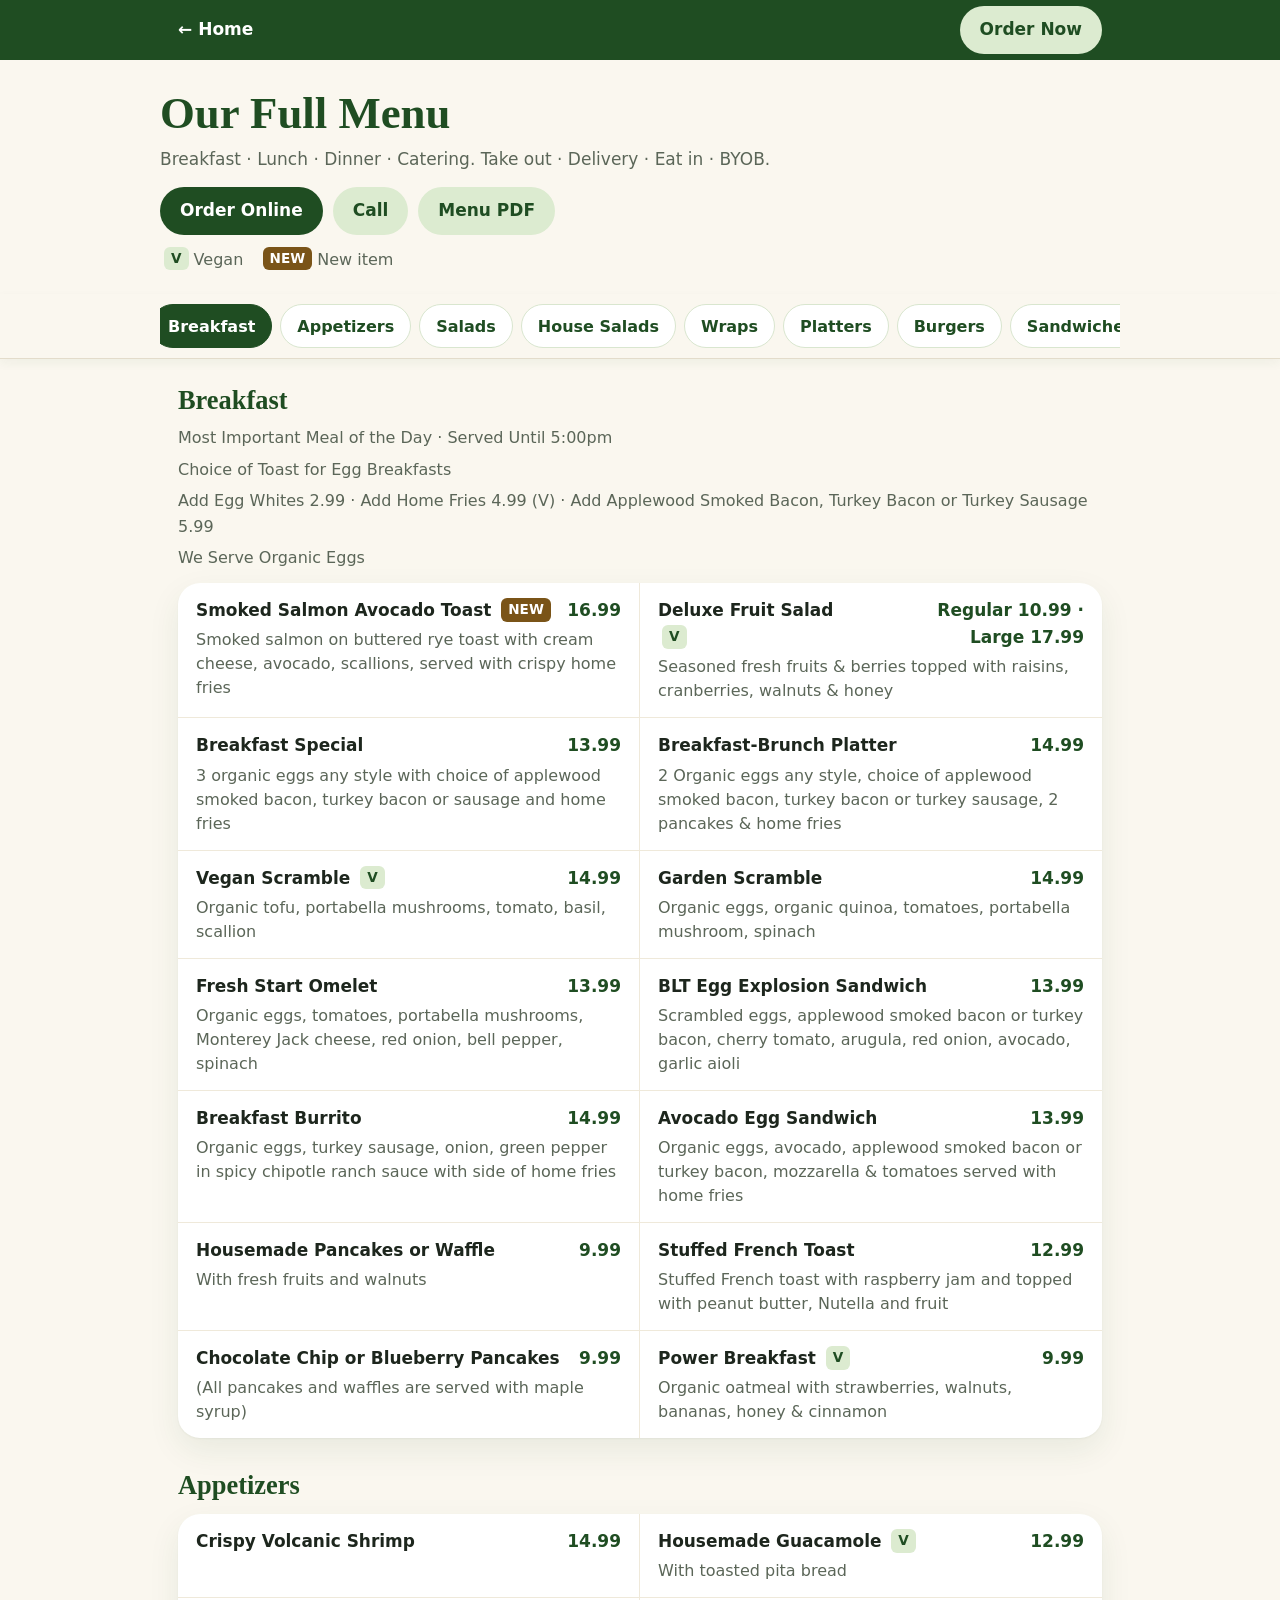
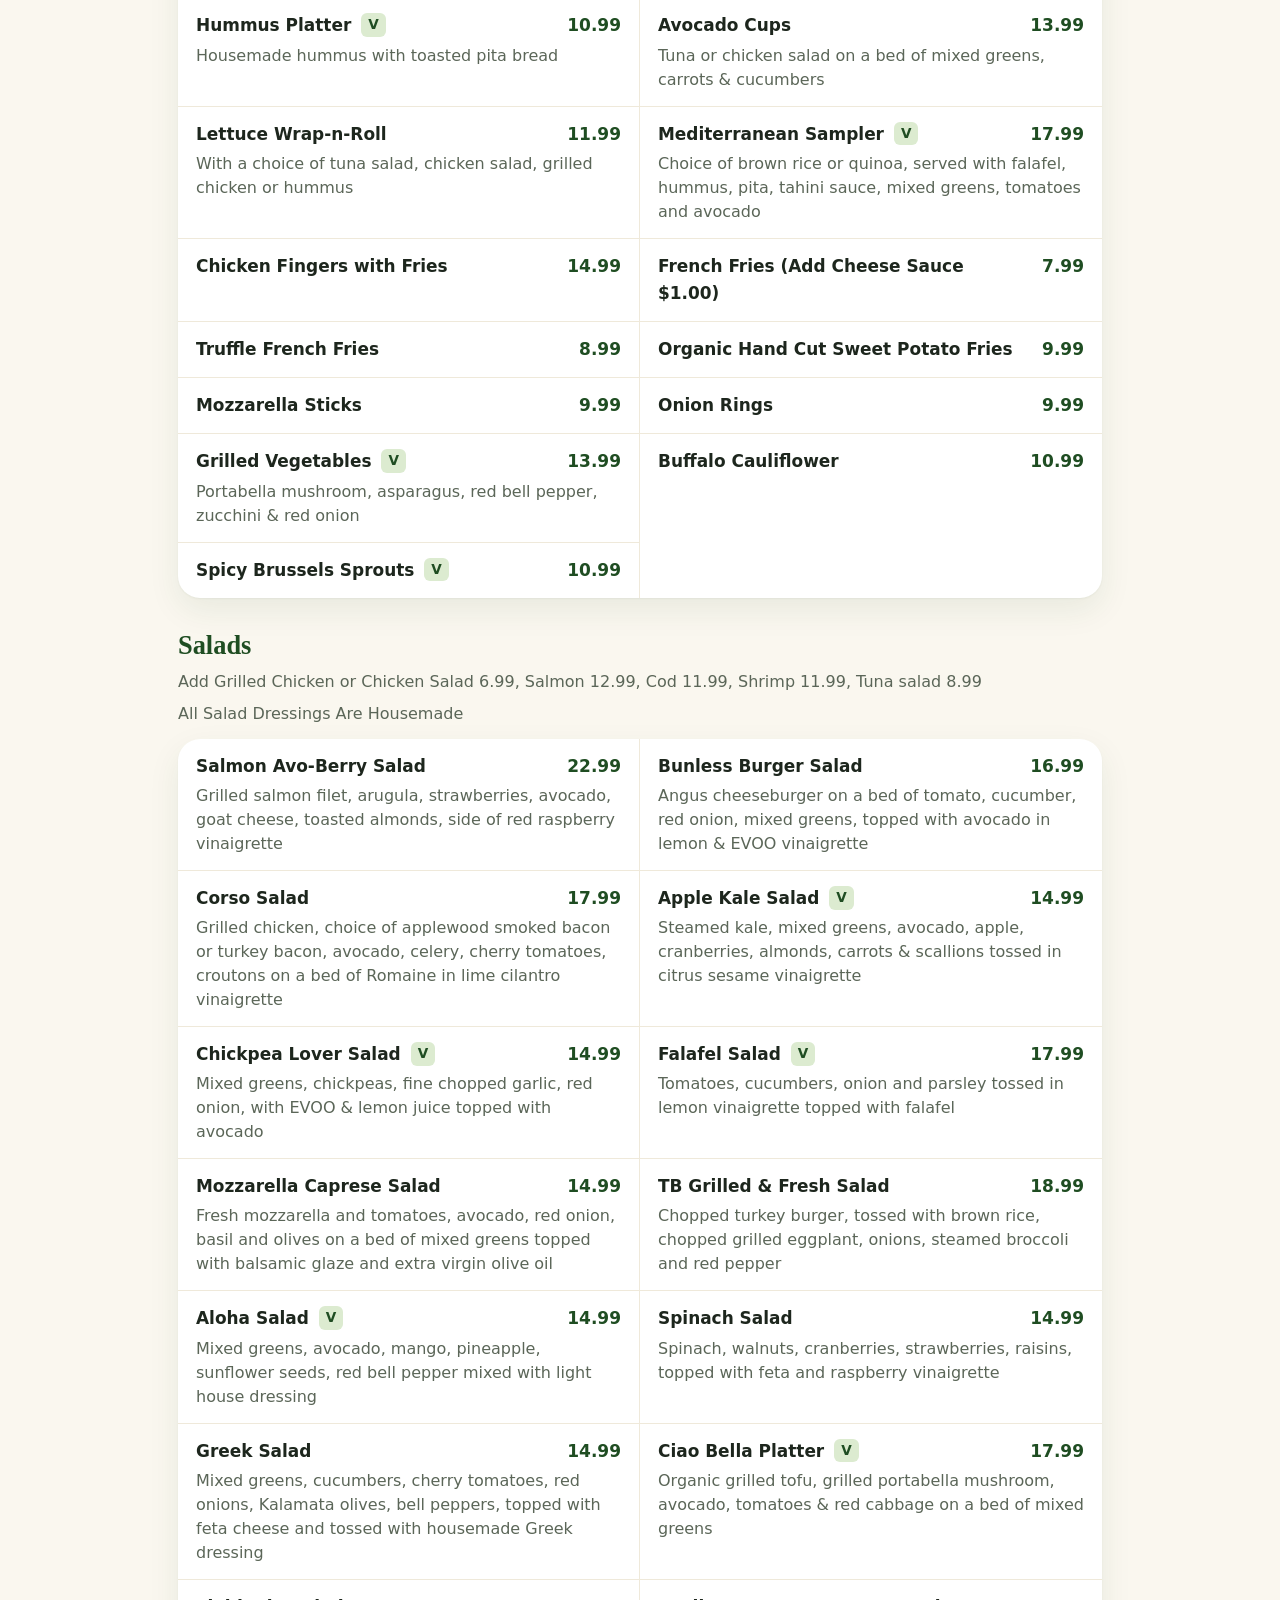
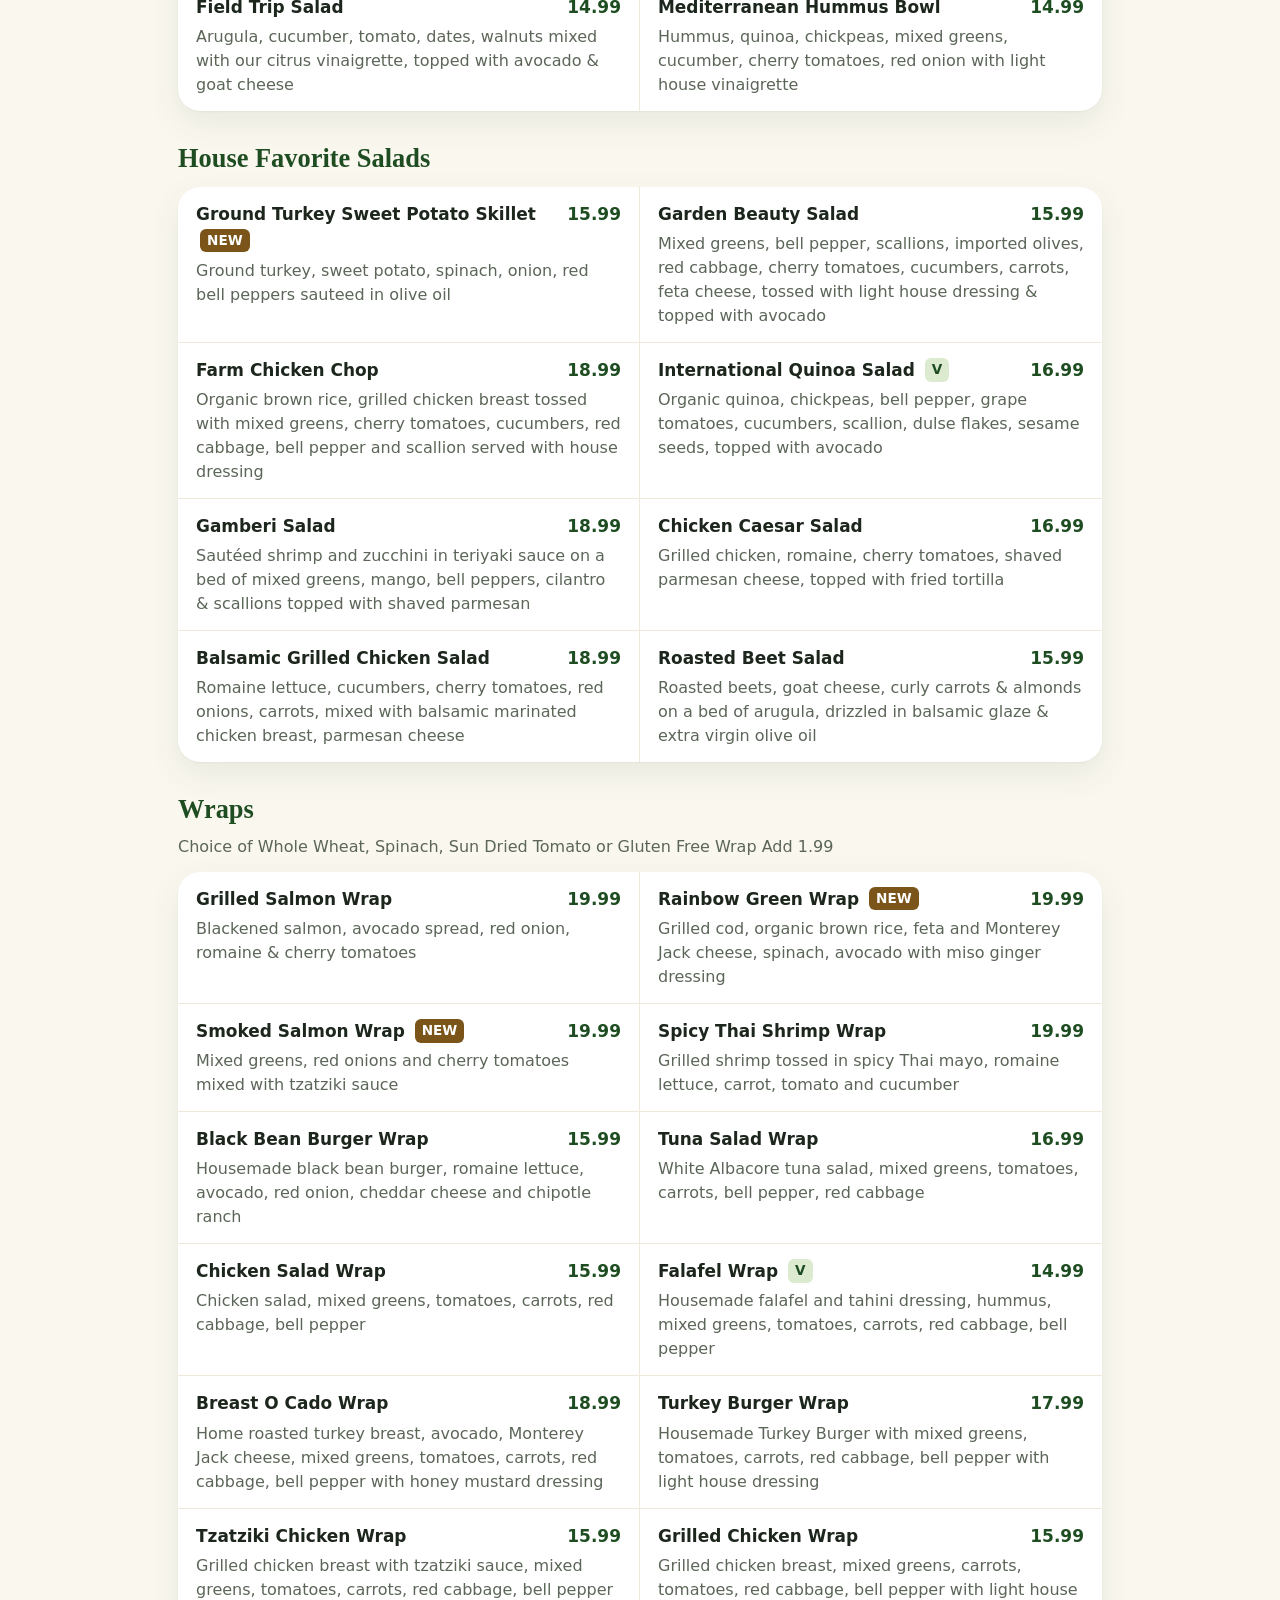
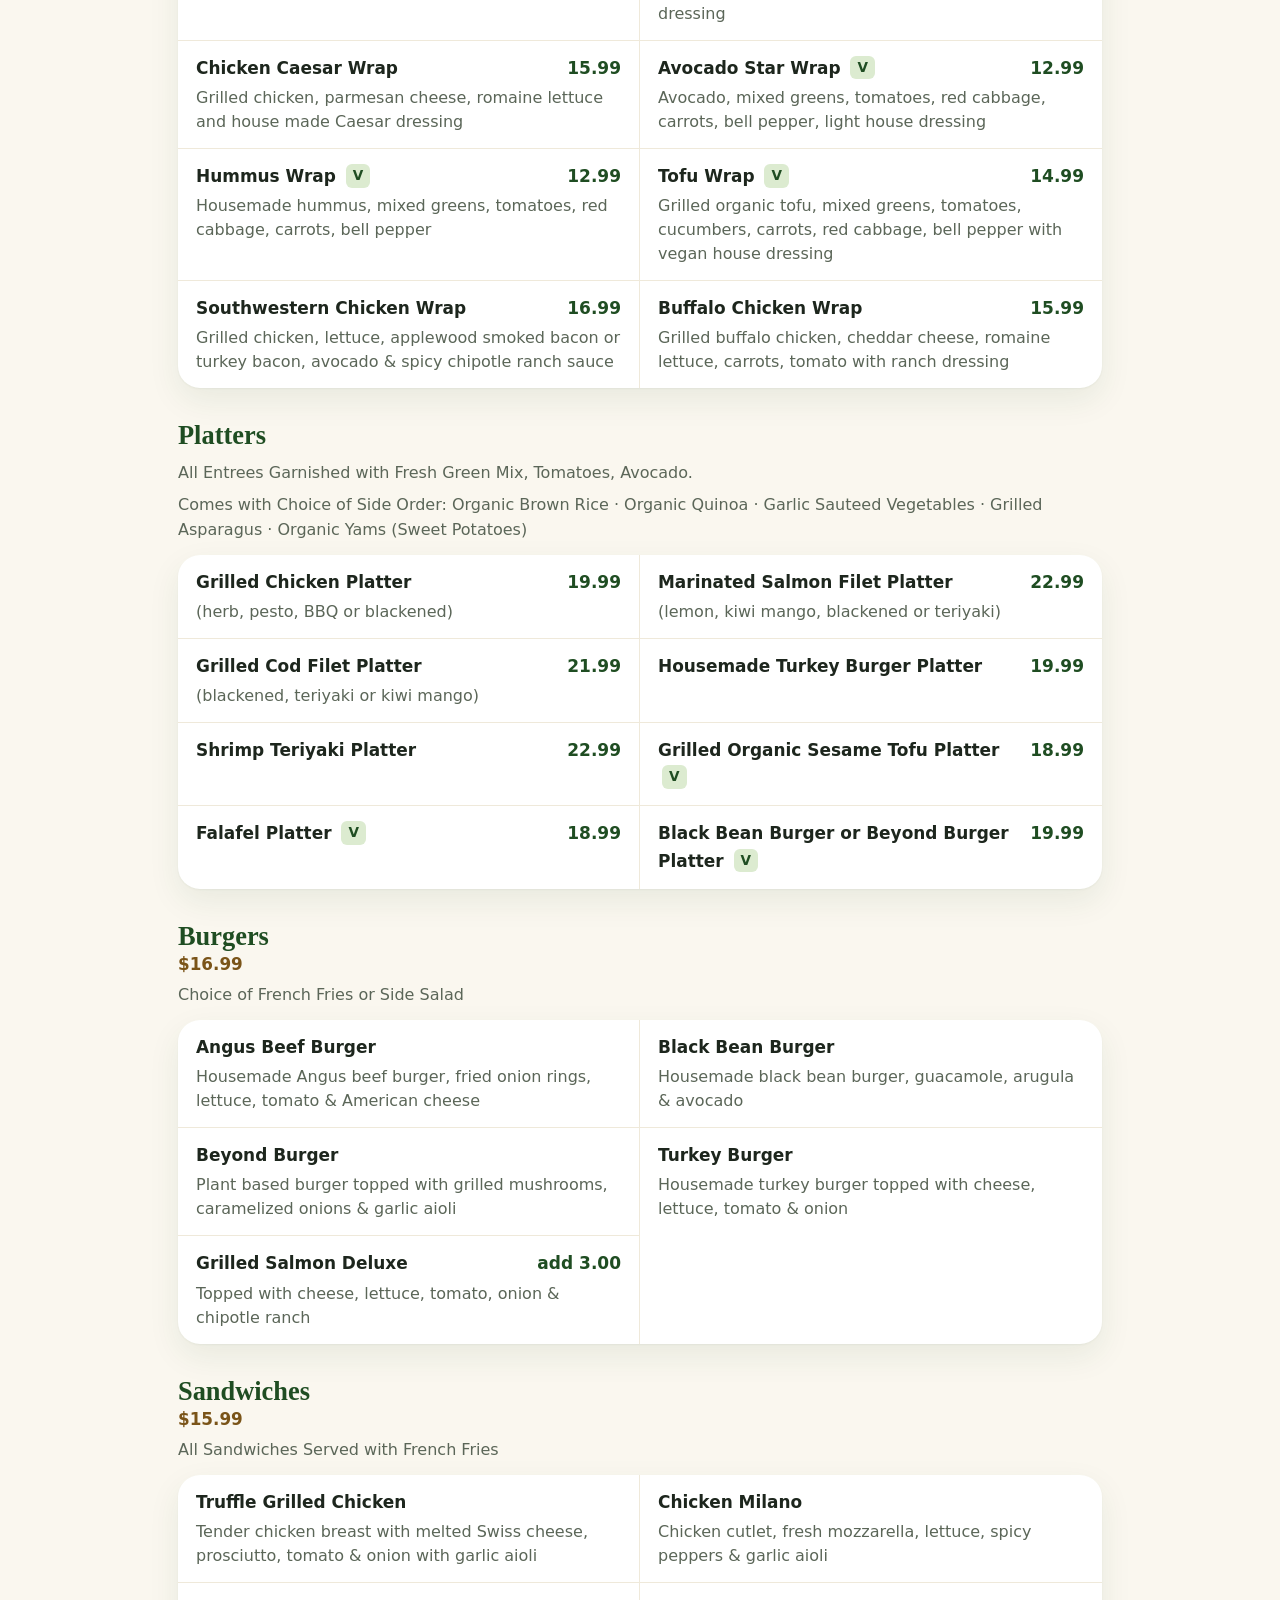
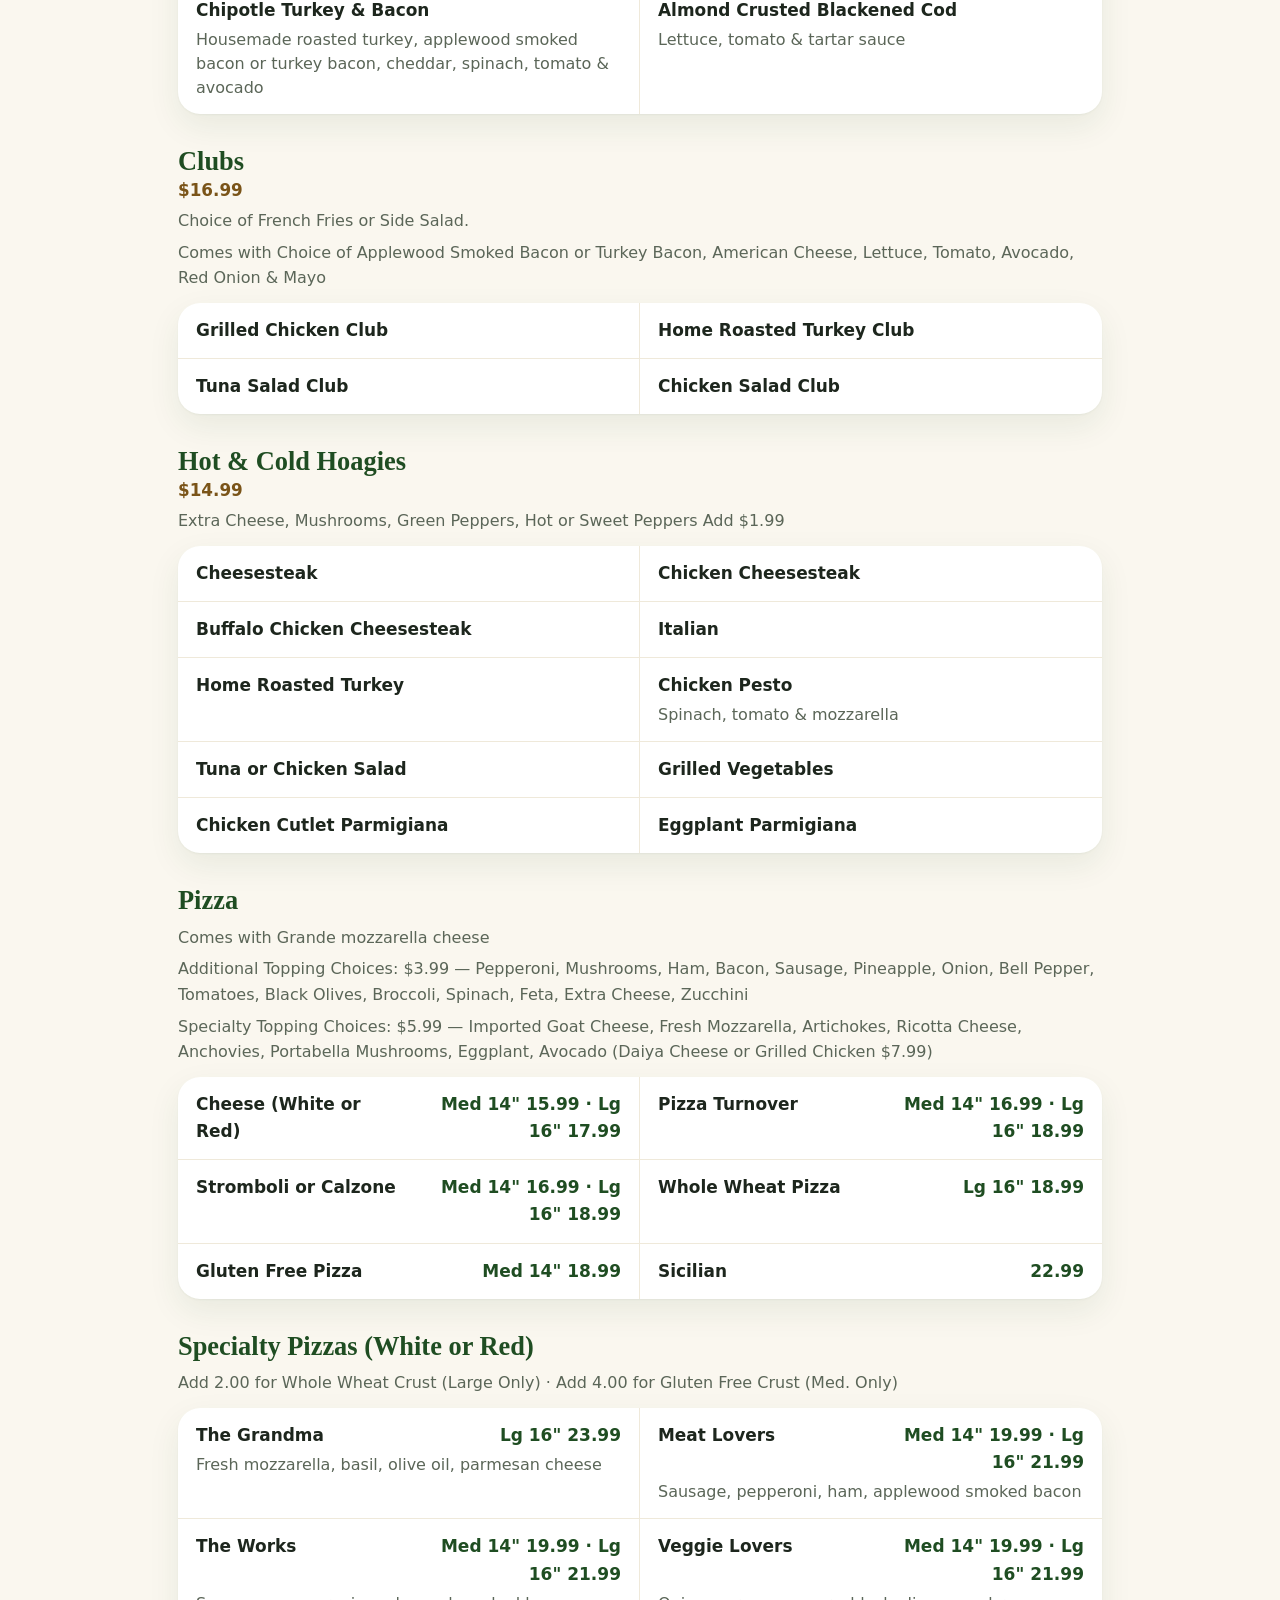
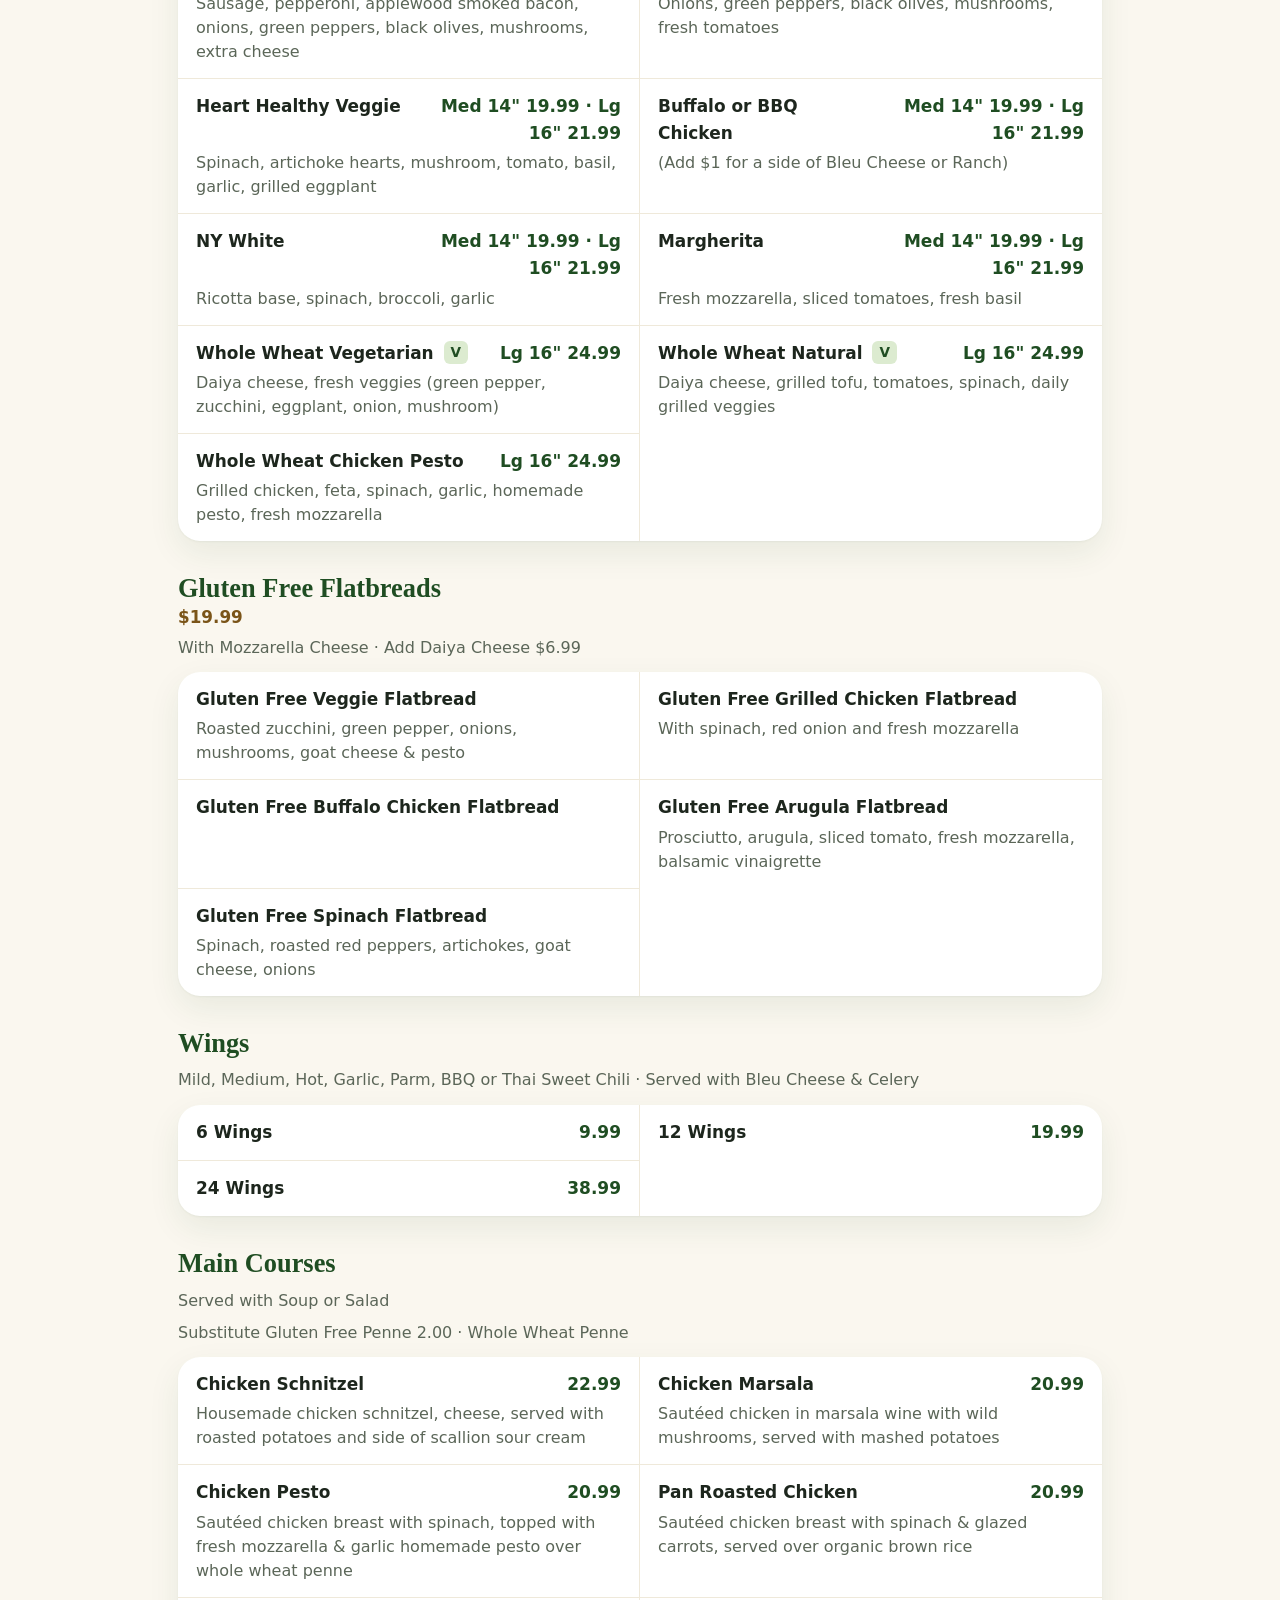
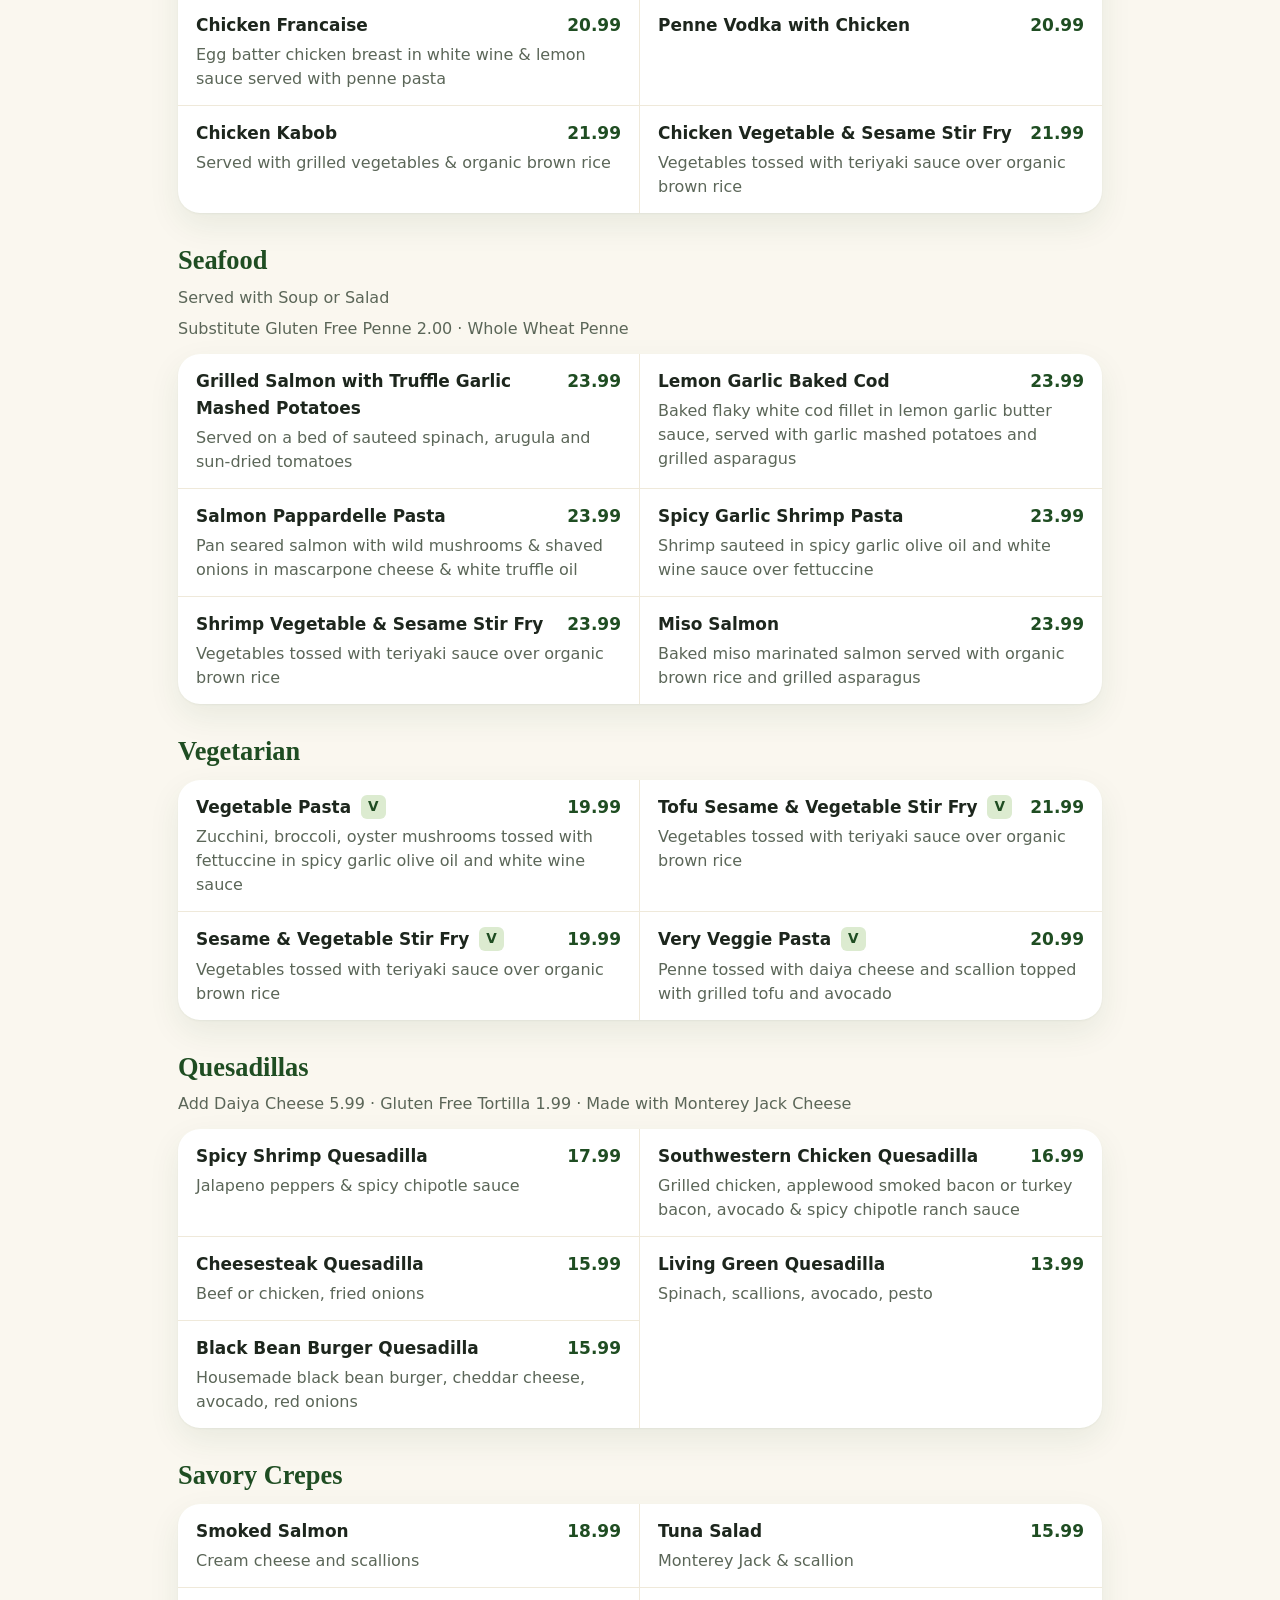
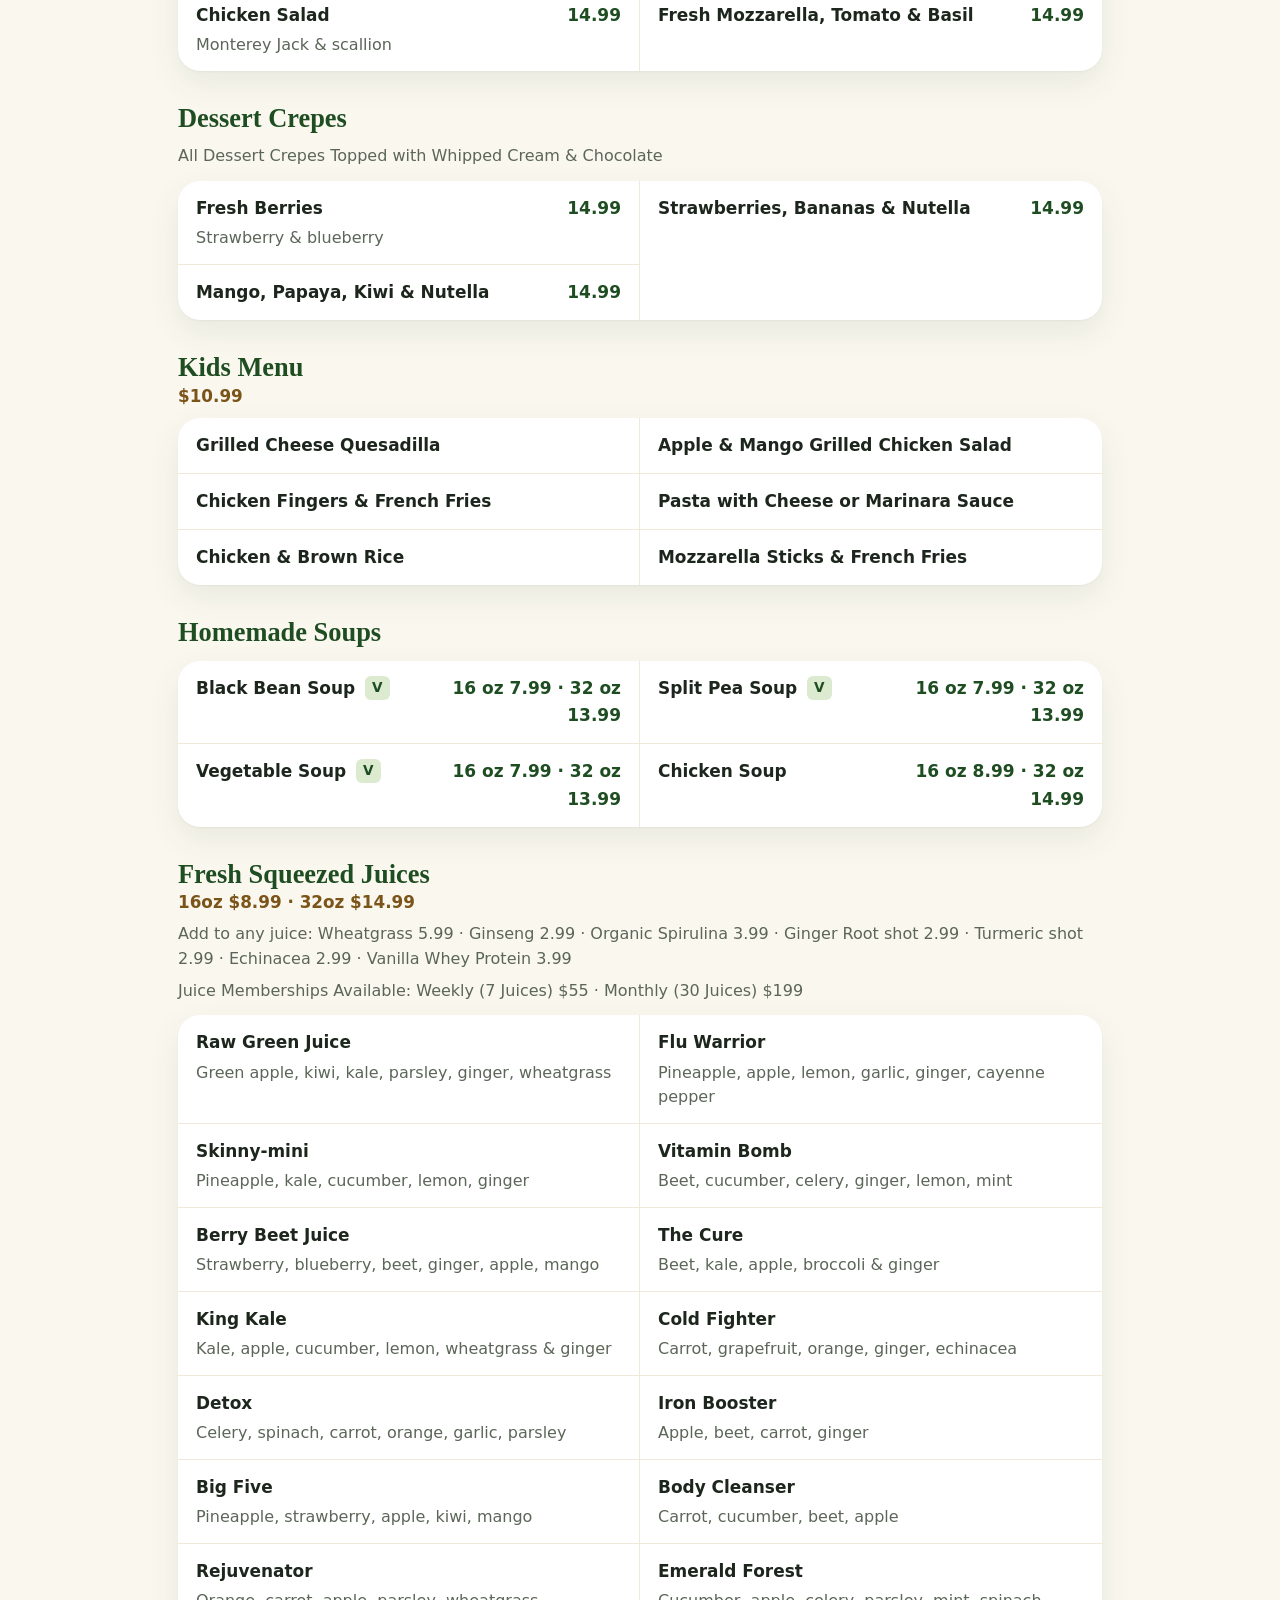
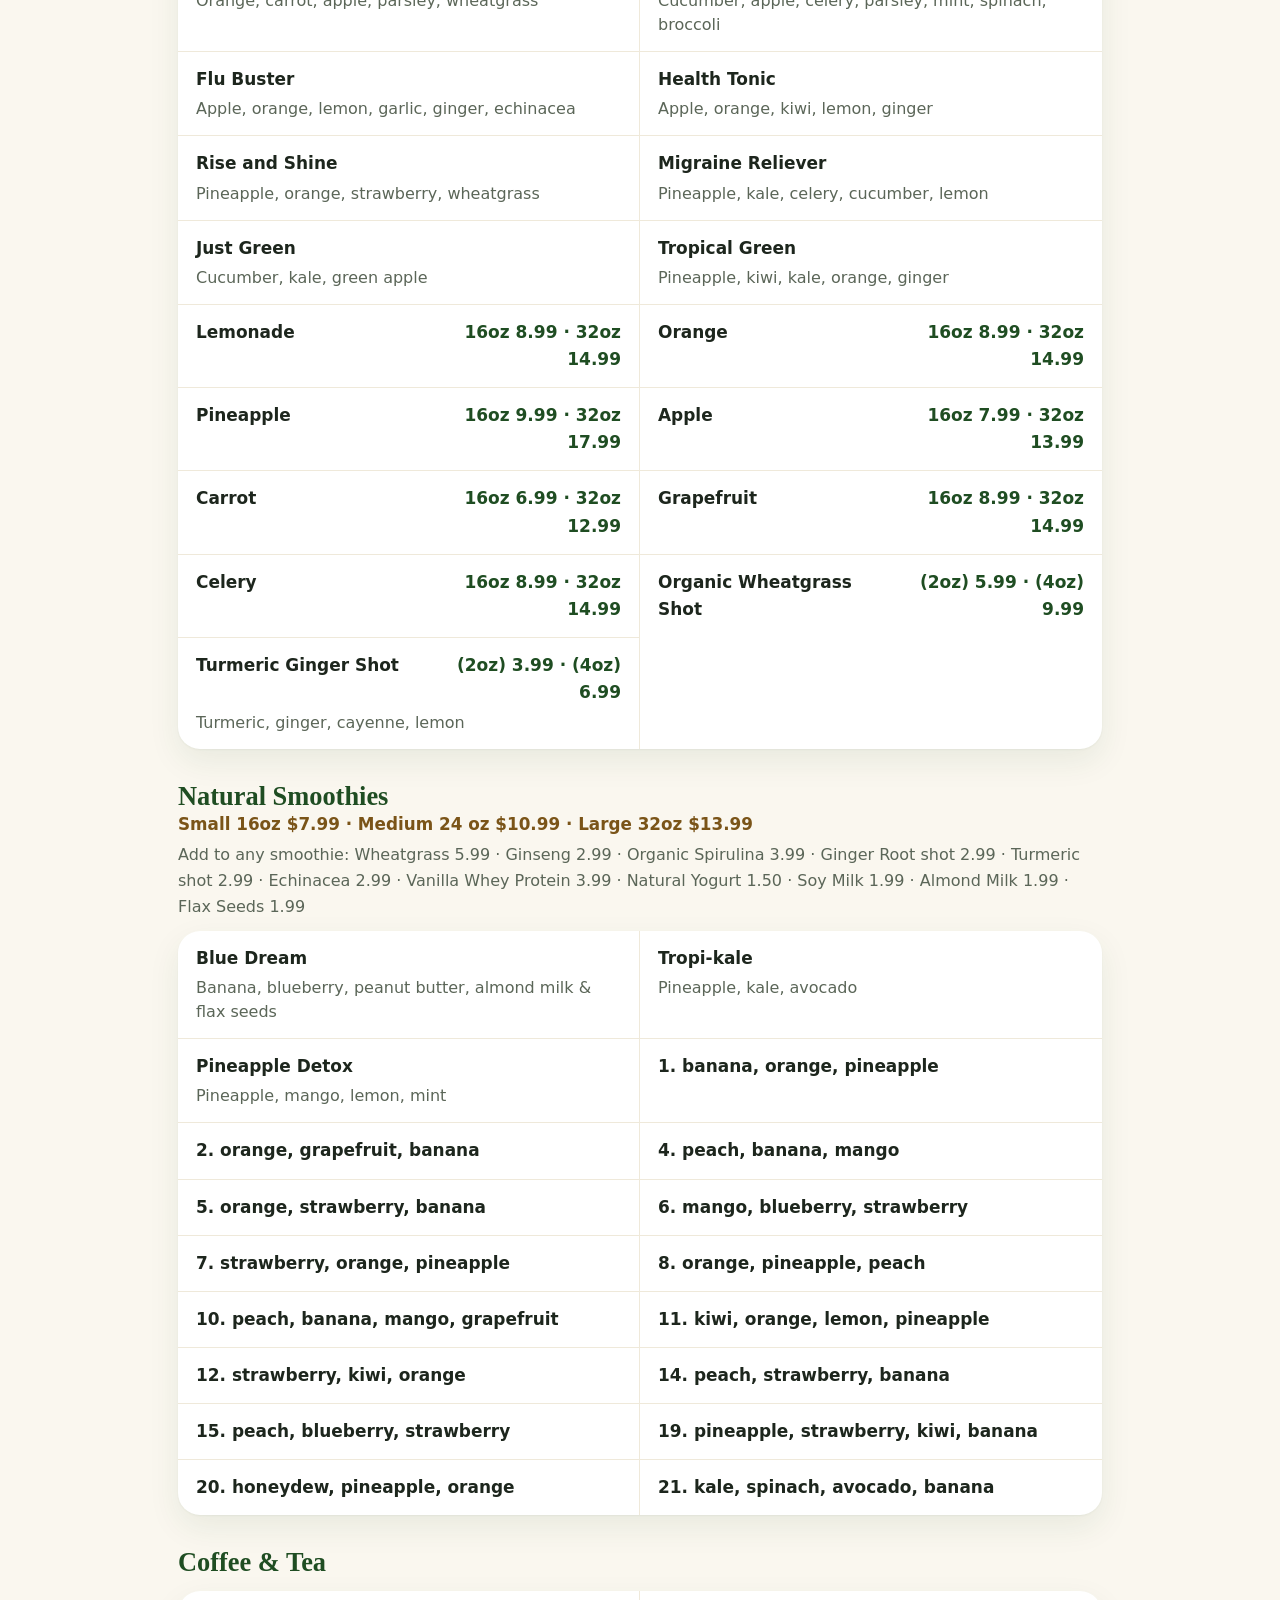
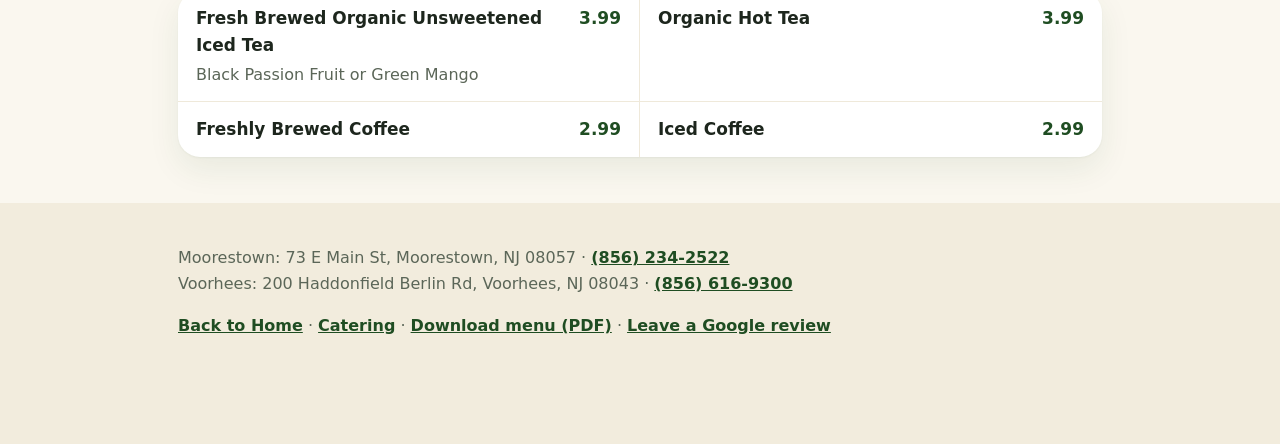
<file: menu.html>
<!doctype html><html lang="en"><head><meta charset="utf-8"><meta name="viewport" content="width=device-width,initial-scale=1"><meta name="robots" content="noindex, nofollow">
<link rel="icon" href="data:image/svg+xml,%3Csvg xmlns=%27http://www.w3.org/2000/svg%27 viewBox=%270 0 64 64%27%3E%3Cpath d=%27M8 56C8 28 28 8 58 6c-2 30-22 50-50 50z%27 fill=%27%236aa84f%27/%3E%3C/svg%3E">
<title>Full Menu | Healthy Garden, Moorestown &amp; Voorhees</title><meta name="description" content="See the full Healthy Garden Café menu for Moorestown and Voorhees, NJ: breakfast, salads, wraps, pizza, platters, entrées, fresh juices and smoothies.">
<style>:root{--cream:#faf7ef;--cream2:#f2ecdd;--green:#1f4d22;--green2:#2f6b2f;--leaf:#6aa84f;--sage:#dcebd0;--ink:#1d261d;--muted:#5b6658;--gold:#b8873b;--r:22px;--sh:0 1px 2px #1f4d220d,0 12px 32px #1f4d2214}
*{box-sizing:border-box}html{scroll-behavior:smooth;scroll-padding-top:120px}body{margin:0;background:var(--cream);color:var(--ink);font:17px/1.6 Inter,system-ui,-apple-system,"Segoe UI",Roboto,sans-serif;-webkit-font-smoothing:antialiased}
h1,h2{font-family:Fraunces,"Playfair Display",Georgia,"Times New Roman",serif;color:var(--green)}
.wrap{max-width:960px;margin:auto;padding:0 18px}
.top{background:var(--green);color:#fff}.top .wrap{display:flex;align-items:center;justify-content:space-between;gap:10px;min-height:60px}
.top a{color:#fff;font-weight:700;text-decoration:none}.home{display:inline-flex;align-items:center;min-height:48px}
.btn{white-space:nowrap;justify-content:center;display:inline-flex;align-items:center;gap:8px;min-height:48px;padding:0 20px;border-radius:999px;font-weight:700;text-decoration:none}
.btn-p{background:var(--green);color:#fff}.btn-p:hover{background:var(--green2)}.btn-s{background:var(--sage);color:var(--green)}.top .btn-s{color:var(--green)}
.hd{padding:28px 0 8px}.hd h1{margin:0 0 6px;font-size:2.1rem;line-height:1.15}.hd p{margin:0 0 14px;color:var(--muted)}.ctas{display:flex;flex-wrap:wrap;gap:10px}
.tabs{position:sticky;top:0;z-index:20;background:var(--cream);border-bottom:1px solid #e3dccb;box-shadow:0 4px 10px #1f4d220d}
.tabs .wrap{display:flex;gap:8px;overflow-x:auto;scroll-snap-type:x proximity;padding-top:10px;padding-bottom:10px;scrollbar-width:none}.tabs .wrap::-webkit-scrollbar{display:none}
.tabs a{flex:none;scroll-snap-align:start;display:inline-flex;align-items:center;min-height:44px;padding:0 16px;border-radius:999px;background:#fff;border:1px solid #d9e6cf;color:var(--green);font-weight:600;font-size:1rem;text-decoration:none;white-space:nowrap}
.tabs a.on{background:var(--green);color:#fff;border-color:var(--green)}
.cat{padding:26px 0 6px}.cat h2{font-size:1.65rem;margin:0 0 8px;line-height:1.2}.hp{font-family:Inter,system-ui,sans-serif;font-size:1.05rem;color:#7a5418;font-weight:700;display:block;margin-top:2px}
.note{margin:0 0 6px;color:var(--muted);font-size:1rem}
.items{list-style:none;margin:12px 0 0;padding:0;background:#fff;border-radius:var(--r);box-shadow:var(--sh)}
.items li{padding:14px 18px;border-top:1px solid #efe9da}.items li:first-child{border-top:0}
.row{display:flex;justify-content:space-between;align-items:baseline;gap:14px}.n{font-weight:700;font-size:1.06rem}.p{font-weight:700;color:var(--green);text-align:right;white-space:normal;max-width:48%;font-variant-numeric:tabular-nums}
.d{margin:4px 0 0;color:var(--muted);font-size:1rem;line-height:1.5}
.tg{display:inline-block;font-size:.85rem;font-weight:800;padding:1px 7px;border-radius:6px;vertical-align:2px;margin-left:4px}.tg.v{background:var(--sage);color:var(--green)}.tg.n{background:#7a5418;color:#fff}
.legend{font-size:1rem;color:var(--muted)}footer{margin-top:40px;padding:26px 0 90px;background:var(--cream2);color:var(--muted);font-size:1rem}footer a{color:var(--green);font-weight:700}
@media(min-width:900px){.items{display:grid;grid-template-columns:1fr 1fr;column-gap:0}.items li:nth-child(2){border-top:0}.items li:nth-child(odd){border-right:1px solid #efe9da}.hd h1{font-size:2.8rem}}
a:focus-visible{outline:3px solid var(--leaf);outline-offset:2px}.spk{position:fixed;inset:0;z-index:100;display:flex;align-items:center;justify-content:center;background:#0f1f1266;opacity:0;transition:opacity .2s}.spk[hidden]{display:none}.spk.open{opacity:1}
.pk-d{background:#fff;color:#1f2a1f;border-radius:20px;padding:22px;width:min(420px,92vw);box-shadow:0 20px 50px #0004;transform:translateY(12px);transition:transform .2s;position:relative}.spk.open .pk-d{transform:none}
.pk-d h2{margin:0 0 4px;font-size:1.3rem}.pk-d p{margin:0 0 14px;color:#4b544f;font-size:.95rem}
.pk-b{display:flex;flex-direction:column;justify-content:center;min-height:64px;margin-top:10px;padding:10px 18px;border-radius:14px;background:#1f4d22;color:#fff;text-decoration:none;font-weight:700;font-size:1.1rem}
.pk-b small{font-weight:400;opacity:.85;font-size:.85rem}.pk-b:hover,.pk-b:focus-visible{background:#2f6b2f;outline:3px solid #6aa84f;outline-offset:2px}
.pk-x{position:absolute;top:8px;right:8px;width:48px;height:48px;border:0;background:none;font-size:1.6rem;cursor:pointer;color:#1f2a1f;border-radius:50%}.pk-x:focus-visible{outline:3px solid #6aa84f}
@media(max-width:760px){.spk{align-items:flex-end}.pk-d{width:100%;border-radius:20px 20px 0 0;padding-bottom:calc(22px + env(safe-area-inset-bottom));transform:translateY(100%)}}
@media(prefers-reduced-motion:reduce){html{scroll-behavior:auto}.spk,.pk-d{transition:none}}</style><style>.top{position:sticky;top:0;z-index:30}.totop{position:fixed;right:20px;bottom:24px;z-index:35;width:50px;height:50px;border-radius:50%;border:0;background:var(--green);color:#fff;font-size:1.3rem;cursor:pointer;box-shadow:var(--sh);opacity:0;visibility:hidden;transform:translateY(10px);transition:.3s}.totop.show{opacity:1;visibility:visible;transform:none}.totop:focus-visible{outline:3px solid var(--leaf);outline-offset:3px}@media(prefers-reduced-motion:reduce){.totop{transition:none}}.tabs{top:60px!important}</style></head><body>
<header class="top"><div class="wrap"><a class="home" href="index.html">← Home</a><a class="btn btn-s" href="https://healthygardencafe.hungerrush.com" data-pick="order">Order Now</a></div></header>
<main><div class="wrap hd"><h1>Our Full Menu</h1><p>Breakfast · Lunch · Dinner · Catering. Take out · Delivery · Eat in · BYOB.</p>
<div class="ctas"><a class="btn btn-p" href="https://healthygardencafe.hungerrush.com" data-pick="order">Order Online</a><a class="btn btn-s" href="tel:+18562342522" data-pick="call">Call</a><a class="btn btn-s" download="Healthy-Garden-Regular-Menu.pdf" href="menus/Healthy-Garden-Regular-Menu.pdf">Menu PDF</a></div>
<p class="legend" style="margin-top:12px"><span class="tg v">V</span> Vegan &nbsp; <span class="tg n">NEW</span> New item</p></div>
<nav class="tabs" aria-label="Menu categories"><div class="wrap"><a href="#breakfast">Breakfast</a><a href="#appetizers">Appetizers</a><a href="#salads">Salads</a><a href="#house-salads">House Salads</a><a href="#wraps">Wraps</a><a href="#platters">Platters</a><a href="#burgers">Burgers</a><a href="#sandwiches">Sandwiches</a><a href="#clubs">Clubs</a><a href="#hoagies">Hoagies</a><a href="#pizza">Pizza</a><a href="#specialty-pizza">Specialty Pizza</a><a href="#flatbreads">Flatbreads</a><a href="#wings">Wings</a><a href="#main-courses">Main Courses</a><a href="#seafood">Seafood</a><a href="#vegetarian">Vegetarian</a><a href="#quesadillas">Quesadillas</a><a href="#crepes">Savory Crepes</a><a href="#dessert-crepes">Dessert Crepes</a><a href="#kids">Kids Menu</a><a href="#soups">Homemade Soups</a><a href="#juices">Juices</a><a href="#smoothies">Smoothies</a><a href="#coffee">Coffee &amp; Tea</a></div></nav>
<div class="wrap"><section class="cat" id="breakfast"><h2>Breakfast</h2><p class="note">Most Important Meal of the Day · Served Until 5:00pm</p><p class="note">Choice of Toast for Egg Breakfasts</p><p class="note">Add Egg Whites 2.99 · Add Home Fries 4.99 (V) · Add Applewood Smoked Bacon, Turkey Bacon or Turkey Sausage 5.99</p><p class="note">We Serve Organic Eggs</p><ul class="items"><li><div class="row"><span class="n">Smoked Salmon Avocado Toast <span class="tg n">NEW</span></span><span class="p">16.99</span></div><p class="d">Smoked salmon on buttered rye toast with cream cheese, avocado, scallions, served with crispy home fries</p></li><li><div class="row"><span class="n">Deluxe Fruit Salad <span class="tg v" title="Vegan">V</span></span><span class="p">Regular 10.99 · Large 17.99</span></div><p class="d">Seasoned fresh fruits &amp; berries topped with raisins, cranberries, walnuts &amp; honey</p></li><li><div class="row"><span class="n">Breakfast Special</span><span class="p">13.99</span></div><p class="d">3 organic eggs any style with choice of applewood smoked bacon, turkey bacon or sausage and home fries</p></li><li><div class="row"><span class="n">Breakfast-Brunch Platter</span><span class="p">14.99</span></div><p class="d">2 Organic eggs any style, choice of applewood smoked bacon, turkey bacon or turkey sausage, 2 pancakes &amp; home fries</p></li><li><div class="row"><span class="n">Vegan Scramble <span class="tg v" title="Vegan">V</span></span><span class="p">14.99</span></div><p class="d">Organic tofu, portabella mushrooms, tomato, basil, scallion</p></li><li><div class="row"><span class="n">Garden Scramble</span><span class="p">14.99</span></div><p class="d">Organic eggs, organic quinoa, tomatoes, portabella mushroom, spinach</p></li><li><div class="row"><span class="n">Fresh Start Omelet</span><span class="p">13.99</span></div><p class="d">Organic eggs, tomatoes, portabella mushrooms, Monterey Jack cheese, red onion, bell pepper, spinach</p></li><li><div class="row"><span class="n">BLT Egg Explosion Sandwich</span><span class="p">13.99</span></div><p class="d">Scrambled eggs, applewood smoked bacon or turkey bacon, cherry tomato, arugula, red onion, avocado, garlic aioli</p></li><li><div class="row"><span class="n">Breakfast Burrito</span><span class="p">14.99</span></div><p class="d">Organic eggs, turkey sausage, onion, green pepper in spicy chipotle ranch sauce with side of home fries</p></li><li><div class="row"><span class="n">Avocado Egg Sandwich</span><span class="p">13.99</span></div><p class="d">Organic eggs, avocado, applewood smoked bacon or turkey bacon, mozzarella &amp; tomatoes served with home fries</p></li><li><div class="row"><span class="n">Housemade Pancakes or Waffle</span><span class="p">9.99</span></div><p class="d">With fresh fruits and walnuts</p></li><li><div class="row"><span class="n">Stuffed French Toast</span><span class="p">12.99</span></div><p class="d">Stuffed French toast with raspberry jam and topped with peanut butter, Nutella and fruit</p></li><li><div class="row"><span class="n">Chocolate Chip or Blueberry Pancakes</span><span class="p">9.99</span></div><p class="d">(All pancakes and waffles are served with maple syrup)</p></li><li><div class="row"><span class="n">Power Breakfast <span class="tg v" title="Vegan">V</span></span><span class="p">9.99</span></div><p class="d">Organic oatmeal with strawberries, walnuts, bananas, honey &amp; cinnamon</p></li></ul></section><section class="cat" id="appetizers"><h2>Appetizers</h2><ul class="items"><li><div class="row"><span class="n">Crispy Volcanic Shrimp</span><span class="p">14.99</span></div></li><li><div class="row"><span class="n">Housemade Guacamole <span class="tg v" title="Vegan">V</span></span><span class="p">12.99</span></div><p class="d">With toasted pita bread</p></li><li><div class="row"><span class="n">Hummus Platter <span class="tg v" title="Vegan">V</span></span><span class="p">10.99</span></div><p class="d">Housemade hummus with toasted pita bread</p></li><li><div class="row"><span class="n">Avocado Cups</span><span class="p">13.99</span></div><p class="d">Tuna or chicken salad on a bed of mixed greens, carrots &amp; cucumbers</p></li><li><div class="row"><span class="n">Lettuce Wrap-n-Roll</span><span class="p">11.99</span></div><p class="d">With a choice of tuna salad, chicken salad, grilled chicken or hummus</p></li><li><div class="row"><span class="n">Mediterranean Sampler <span class="tg v" title="Vegan">V</span></span><span class="p">17.99</span></div><p class="d">Choice of brown rice or quinoa, served with falafel, hummus, pita, tahini sauce, mixed greens, tomatoes and avocado</p></li><li><div class="row"><span class="n">Chicken Fingers with Fries</span><span class="p">14.99</span></div></li><li><div class="row"><span class="n">French Fries (Add Cheese Sauce $1.00)</span><span class="p">7.99</span></div></li><li><div class="row"><span class="n">Truffle French Fries</span><span class="p">8.99</span></div></li><li><div class="row"><span class="n">Organic Hand Cut Sweet Potato Fries</span><span class="p">9.99</span></div></li><li><div class="row"><span class="n">Mozzarella Sticks</span><span class="p">9.99</span></div></li><li><div class="row"><span class="n">Onion Rings</span><span class="p">9.99</span></div></li><li><div class="row"><span class="n">Grilled Vegetables <span class="tg v" title="Vegan">V</span></span><span class="p">13.99</span></div><p class="d">Portabella mushroom, asparagus, red bell pepper, zucchini &amp; red onion</p></li><li><div class="row"><span class="n">Buffalo Cauliflower</span><span class="p">10.99</span></div></li><li><div class="row"><span class="n">Spicy Brussels Sprouts <span class="tg v" title="Vegan">V</span></span><span class="p">10.99</span></div></li></ul></section><section class="cat" id="salads"><h2>Salads</h2><p class="note">Add Grilled Chicken or Chicken Salad 6.99, Salmon 12.99, Cod 11.99, Shrimp 11.99, Tuna salad 8.99</p><p class="note">All Salad Dressings Are Housemade</p><ul class="items"><li><div class="row"><span class="n">Salmon Avo-Berry Salad</span><span class="p">22.99</span></div><p class="d">Grilled salmon filet, arugula, strawberries, avocado, goat cheese, toasted almonds, side of red raspberry vinaigrette</p></li><li><div class="row"><span class="n">Bunless Burger Salad</span><span class="p">16.99</span></div><p class="d">Angus cheeseburger on a bed of tomato, cucumber, red onion, mixed greens, topped with avocado in lemon &amp; EVOO vinaigrette</p></li><li><div class="row"><span class="n">Corso Salad</span><span class="p">17.99</span></div><p class="d">Grilled chicken, choice of applewood smoked bacon or turkey bacon, avocado, celery, cherry tomatoes, croutons on a bed of Romaine in lime cilantro vinaigrette</p></li><li><div class="row"><span class="n">Apple Kale Salad <span class="tg v" title="Vegan">V</span></span><span class="p">14.99</span></div><p class="d">Steamed kale, mixed greens, avocado, apple, cranberries, almonds, carrots &amp; scallions tossed in citrus sesame vinaigrette</p></li><li><div class="row"><span class="n">Chickpea Lover Salad <span class="tg v" title="Vegan">V</span></span><span class="p">14.99</span></div><p class="d">Mixed greens, chickpeas, fine chopped garlic, red onion, with EVOO &amp; lemon juice topped with avocado</p></li><li><div class="row"><span class="n">Falafel Salad <span class="tg v" title="Vegan">V</span></span><span class="p">17.99</span></div><p class="d">Tomatoes, cucumbers, onion and parsley tossed in lemon vinaigrette topped with falafel</p></li><li><div class="row"><span class="n">Mozzarella Caprese Salad</span><span class="p">14.99</span></div><p class="d">Fresh mozzarella and tomatoes, avocado, red onion, basil and olives on a bed of mixed greens topped with balsamic glaze and extra virgin olive oil</p></li><li><div class="row"><span class="n">TB Grilled &amp; Fresh Salad</span><span class="p">18.99</span></div><p class="d">Chopped turkey burger, tossed with brown rice, chopped grilled eggplant, onions, steamed broccoli and red pepper</p></li><li><div class="row"><span class="n">Aloha Salad <span class="tg v" title="Vegan">V</span></span><span class="p">14.99</span></div><p class="d">Mixed greens, avocado, mango, pineapple, sunflower seeds, red bell pepper mixed with light house dressing</p></li><li><div class="row"><span class="n">Spinach Salad</span><span class="p">14.99</span></div><p class="d">Spinach, walnuts, cranberries, strawberries, raisins, topped with feta and raspberry vinaigrette</p></li><li><div class="row"><span class="n">Greek Salad</span><span class="p">14.99</span></div><p class="d">Mixed greens, cucumbers, cherry tomatoes, red onions, Kalamata olives, bell peppers, topped with feta cheese and tossed with housemade Greek dressing</p></li><li><div class="row"><span class="n">Ciao Bella Platter <span class="tg v" title="Vegan">V</span></span><span class="p">17.99</span></div><p class="d">Organic grilled tofu, grilled portabella mushroom, avocado, tomatoes &amp; red cabbage on a bed of mixed greens</p></li><li><div class="row"><span class="n">Field Trip Salad</span><span class="p">14.99</span></div><p class="d">Arugula, cucumber, tomato, dates, walnuts mixed with our citrus vinaigrette, topped with avocado &amp; goat cheese</p></li><li><div class="row"><span class="n">Mediterranean Hummus Bowl</span><span class="p">14.99</span></div><p class="d">Hummus, quinoa, chickpeas, mixed greens, cucumber, cherry tomatoes, red onion with light house vinaigrette</p></li></ul></section><section class="cat" id="house-salads"><h2>House Favorite Salads</h2><ul class="items"><li><div class="row"><span class="n">Ground Turkey Sweet Potato Skillet <span class="tg n">NEW</span></span><span class="p">15.99</span></div><p class="d">Ground turkey, sweet potato, spinach, onion, red bell peppers sauteed in olive oil</p></li><li><div class="row"><span class="n">Garden Beauty Salad</span><span class="p">15.99</span></div><p class="d">Mixed greens, bell pepper, scallions, imported olives, red cabbage, cherry tomatoes, cucumbers, carrots, feta cheese, tossed with light house dressing &amp; topped with avocado</p></li><li><div class="row"><span class="n">Farm Chicken Chop</span><span class="p">18.99</span></div><p class="d">Organic brown rice, grilled chicken breast tossed with mixed greens, cherry tomatoes, cucumbers, red cabbage, bell pepper and scallion served with house dressing</p></li><li><div class="row"><span class="n">International Quinoa Salad <span class="tg v" title="Vegan">V</span></span><span class="p">16.99</span></div><p class="d">Organic quinoa, chickpeas, bell pepper, grape tomatoes, cucumbers, scallion, dulse flakes, sesame seeds, topped with avocado</p></li><li><div class="row"><span class="n">Gamberi Salad</span><span class="p">18.99</span></div><p class="d">Sautéed shrimp and zucchini in teriyaki sauce on a bed of mixed greens, mango, bell peppers, cilantro &amp; scallions topped with shaved parmesan</p></li><li><div class="row"><span class="n">Chicken Caesar Salad</span><span class="p">16.99</span></div><p class="d">Grilled chicken, romaine, cherry tomatoes, shaved parmesan cheese, topped with fried tortilla</p></li><li><div class="row"><span class="n">Balsamic Grilled Chicken Salad</span><span class="p">18.99</span></div><p class="d">Romaine lettuce, cucumbers, cherry tomatoes, red onions, carrots, mixed with balsamic marinated chicken breast, parmesan cheese</p></li><li><div class="row"><span class="n">Roasted Beet Salad</span><span class="p">15.99</span></div><p class="d">Roasted beets, goat cheese, curly carrots &amp; almonds on a bed of arugula, drizzled in balsamic glaze &amp; extra virgin olive oil</p></li></ul></section><section class="cat" id="wraps"><h2>Wraps</h2><p class="note">Choice of Whole Wheat, Spinach, Sun Dried Tomato or Gluten Free Wrap Add 1.99</p><ul class="items"><li><div class="row"><span class="n">Grilled Salmon Wrap</span><span class="p">19.99</span></div><p class="d">Blackened salmon, avocado spread, red onion, romaine &amp; cherry tomatoes</p></li><li><div class="row"><span class="n">Rainbow Green Wrap <span class="tg n">NEW</span></span><span class="p">19.99</span></div><p class="d">Grilled cod, organic brown rice, feta and Monterey Jack cheese, spinach, avocado with miso ginger dressing</p></li><li><div class="row"><span class="n">Smoked Salmon Wrap <span class="tg n">NEW</span></span><span class="p">19.99</span></div><p class="d">Mixed greens, red onions and cherry tomatoes mixed with tzatziki sauce</p></li><li><div class="row"><span class="n">Spicy Thai Shrimp Wrap</span><span class="p">19.99</span></div><p class="d">Grilled shrimp tossed in spicy Thai mayo, romaine lettuce, carrot, tomato and cucumber</p></li><li><div class="row"><span class="n">Black Bean Burger Wrap</span><span class="p">15.99</span></div><p class="d">Housemade black bean burger, romaine lettuce, avocado, red onion, cheddar cheese and chipotle ranch</p></li><li><div class="row"><span class="n">Tuna Salad Wrap</span><span class="p">16.99</span></div><p class="d">White Albacore tuna salad, mixed greens, tomatoes, carrots, bell pepper, red cabbage</p></li><li><div class="row"><span class="n">Chicken Salad Wrap</span><span class="p">15.99</span></div><p class="d">Chicken salad, mixed greens, tomatoes, carrots, red cabbage, bell pepper</p></li><li><div class="row"><span class="n">Falafel Wrap <span class="tg v" title="Vegan">V</span></span><span class="p">14.99</span></div><p class="d">Housemade falafel and tahini dressing, hummus, mixed greens, tomatoes, carrots, red cabbage, bell pepper</p></li><li><div class="row"><span class="n">Breast O Cado Wrap</span><span class="p">18.99</span></div><p class="d">Home roasted turkey breast, avocado, Monterey Jack cheese, mixed greens, tomatoes, carrots, red cabbage, bell pepper with honey mustard dressing</p></li><li><div class="row"><span class="n">Turkey Burger Wrap</span><span class="p">17.99</span></div><p class="d">Housemade Turkey Burger with mixed greens, tomatoes, carrots, red cabbage, bell pepper with light house dressing</p></li><li><div class="row"><span class="n">Tzatziki Chicken Wrap</span><span class="p">15.99</span></div><p class="d">Grilled chicken breast with tzatziki sauce, mixed greens, tomatoes, carrots, red cabbage, bell pepper</p></li><li><div class="row"><span class="n">Grilled Chicken Wrap</span><span class="p">15.99</span></div><p class="d">Grilled chicken breast, mixed greens, carrots, tomatoes, red cabbage, bell pepper with light house dressing</p></li><li><div class="row"><span class="n">Chicken Caesar Wrap</span><span class="p">15.99</span></div><p class="d">Grilled chicken, parmesan cheese, romaine lettuce and house made Caesar dressing</p></li><li><div class="row"><span class="n">Avocado Star Wrap <span class="tg v" title="Vegan">V</span></span><span class="p">12.99</span></div><p class="d">Avocado, mixed greens, tomatoes, red cabbage, carrots, bell pepper, light house dressing</p></li><li><div class="row"><span class="n">Hummus Wrap <span class="tg v" title="Vegan">V</span></span><span class="p">12.99</span></div><p class="d">Housemade hummus, mixed greens, tomatoes, red cabbage, carrots, bell pepper</p></li><li><div class="row"><span class="n">Tofu Wrap <span class="tg v" title="Vegan">V</span></span><span class="p">14.99</span></div><p class="d">Grilled organic tofu, mixed greens, tomatoes, cucumbers, carrots, red cabbage, bell pepper with vegan house dressing</p></li><li><div class="row"><span class="n">Southwestern Chicken Wrap</span><span class="p">16.99</span></div><p class="d">Grilled chicken, lettuce, applewood smoked bacon or turkey bacon, avocado &amp; spicy chipotle ranch sauce</p></li><li><div class="row"><span class="n">Buffalo Chicken Wrap</span><span class="p">15.99</span></div><p class="d">Grilled buffalo chicken, cheddar cheese, romaine lettuce, carrots, tomato with ranch dressing</p></li></ul></section><section class="cat" id="platters"><h2>Platters</h2><p class="note">All Entrees Garnished with Fresh Green Mix, Tomatoes, Avocado.</p><p class="note">Comes with Choice of Side Order: Organic Brown Rice · Organic Quinoa · Garlic Sauteed Vegetables · Grilled Asparagus · Organic Yams (Sweet Potatoes)</p><ul class="items"><li><div class="row"><span class="n">Grilled Chicken Platter</span><span class="p">19.99</span></div><p class="d">(herb, pesto, BBQ or blackened)</p></li><li><div class="row"><span class="n">Marinated Salmon Filet Platter</span><span class="p">22.99</span></div><p class="d">(lemon, kiwi mango, blackened or teriyaki)</p></li><li><div class="row"><span class="n">Grilled Cod Filet Platter</span><span class="p">21.99</span></div><p class="d">(blackened, teriyaki or kiwi mango)</p></li><li><div class="row"><span class="n">Housemade Turkey Burger Platter</span><span class="p">19.99</span></div></li><li><div class="row"><span class="n">Shrimp Teriyaki Platter</span><span class="p">22.99</span></div></li><li><div class="row"><span class="n">Grilled Organic Sesame Tofu Platter <span class="tg v" title="Vegan">V</span></span><span class="p">18.99</span></div></li><li><div class="row"><span class="n">Falafel Platter <span class="tg v" title="Vegan">V</span></span><span class="p">18.99</span></div></li><li><div class="row"><span class="n">Black Bean Burger or Beyond Burger Platter <span class="tg v" title="Vegan">V</span></span><span class="p">19.99</span></div></li></ul></section><section class="cat" id="burgers"><h2>Burgers <span class="hp">$16.99</span></h2><p class="note">Choice of French Fries or Side Salad</p><ul class="items"><li><div class="row"><span class="n">Angus Beef Burger</span></div><p class="d">Housemade Angus beef burger, fried onion rings, lettuce, tomato &amp; American cheese</p></li><li><div class="row"><span class="n">Black Bean Burger</span></div><p class="d">Housemade black bean burger, guacamole, arugula &amp; avocado</p></li><li><div class="row"><span class="n">Beyond Burger</span></div><p class="d">Plant based burger topped with grilled mushrooms, caramelized onions &amp; garlic aioli</p></li><li><div class="row"><span class="n">Turkey Burger</span></div><p class="d">Housemade turkey burger topped with cheese, lettuce, tomato &amp; onion</p></li><li><div class="row"><span class="n">Grilled Salmon Deluxe</span><span class="p">add 3.00</span></div><p class="d">Topped with cheese, lettuce, tomato, onion &amp; chipotle ranch</p></li></ul></section><section class="cat" id="sandwiches"><h2>Sandwiches <span class="hp">$15.99</span></h2><p class="note">All Sandwiches Served with French Fries</p><ul class="items"><li><div class="row"><span class="n">Truffle Grilled Chicken</span></div><p class="d">Tender chicken breast with melted Swiss cheese, prosciutto, tomato &amp; onion with garlic aioli</p></li><li><div class="row"><span class="n">Chicken Milano</span></div><p class="d">Chicken cutlet, fresh mozzarella, lettuce, spicy peppers &amp; garlic aioli</p></li><li><div class="row"><span class="n">Chipotle Turkey &amp; Bacon</span></div><p class="d">Housemade roasted turkey, applewood smoked bacon or turkey bacon, cheddar, spinach, tomato &amp; avocado</p></li><li><div class="row"><span class="n">Almond Crusted Blackened Cod</span></div><p class="d">Lettuce, tomato &amp; tartar sauce</p></li></ul></section><section class="cat" id="clubs"><h2>Clubs <span class="hp">$16.99</span></h2><p class="note">Choice of French Fries or Side Salad.</p><p class="note">Comes with Choice of Applewood Smoked Bacon or Turkey Bacon, American Cheese, Lettuce, Tomato, Avocado, Red Onion &amp; Mayo</p><ul class="items"><li><div class="row"><span class="n">Grilled Chicken Club</span></div></li><li><div class="row"><span class="n">Home Roasted Turkey Club</span></div></li><li><div class="row"><span class="n">Tuna Salad Club</span></div></li><li><div class="row"><span class="n">Chicken Salad Club</span></div></li></ul></section><section class="cat" id="hoagies"><h2>Hot &amp; Cold Hoagies <span class="hp">$14.99</span></h2><p class="note">Extra Cheese, Mushrooms, Green Peppers, Hot or Sweet Peppers Add $1.99</p><ul class="items"><li><div class="row"><span class="n">Cheesesteak</span></div></li><li><div class="row"><span class="n">Chicken Cheesesteak</span></div></li><li><div class="row"><span class="n">Buffalo Chicken Cheesesteak</span></div></li><li><div class="row"><span class="n">Italian</span></div></li><li><div class="row"><span class="n">Home Roasted Turkey</span></div></li><li><div class="row"><span class="n">Chicken Pesto</span></div><p class="d">Spinach, tomato &amp; mozzarella</p></li><li><div class="row"><span class="n">Tuna or Chicken Salad</span></div></li><li><div class="row"><span class="n">Grilled Vegetables</span></div></li><li><div class="row"><span class="n">Chicken Cutlet Parmigiana</span></div></li><li><div class="row"><span class="n">Eggplant Parmigiana</span></div></li></ul></section><section class="cat" id="pizza"><h2>Pizza</h2><p class="note">Comes with Grande mozzarella cheese</p><p class="note">Additional Topping Choices: $3.99 — Pepperoni, Mushrooms, Ham, Bacon, Sausage, Pineapple, Onion, Bell Pepper, Tomatoes, Black Olives, Broccoli, Spinach, Feta, Extra Cheese, Zucchini</p><p class="note">Specialty Topping Choices: $5.99 — Imported Goat Cheese, Fresh Mozzarella, Artichokes, Ricotta Cheese, Anchovies, Portabella Mushrooms, Eggplant, Avocado (Daiya Cheese or Grilled Chicken $7.99)</p><ul class="items"><li><div class="row"><span class="n">Cheese (White or Red)</span><span class="p">Med 14" 15.99 · Lg 16" 17.99</span></div></li><li><div class="row"><span class="n">Pizza Turnover</span><span class="p">Med 14" 16.99 · Lg 16" 18.99</span></div></li><li><div class="row"><span class="n">Stromboli or Calzone</span><span class="p">Med 14" 16.99 · Lg 16" 18.99</span></div></li><li><div class="row"><span class="n">Whole Wheat Pizza</span><span class="p">Lg 16" 18.99</span></div></li><li><div class="row"><span class="n">Gluten Free Pizza</span><span class="p">Med 14" 18.99</span></div></li><li><div class="row"><span class="n">Sicilian</span><span class="p">22.99</span></div></li></ul></section><section class="cat" id="specialty-pizza"><h2>Specialty Pizzas (White or Red)</h2><p class="note">Add 2.00 for Whole Wheat Crust (Large Only) · Add 4.00 for Gluten Free Crust (Med. Only)</p><ul class="items"><li><div class="row"><span class="n">The Grandma</span><span class="p">Lg 16" 23.99</span></div><p class="d">Fresh mozzarella, basil, olive oil, parmesan cheese</p></li><li><div class="row"><span class="n">Meat Lovers</span><span class="p">Med 14" 19.99 · Lg 16" 21.99</span></div><p class="d">Sausage, pepperoni, ham, applewood smoked bacon</p></li><li><div class="row"><span class="n">The Works</span><span class="p">Med 14" 19.99 · Lg 16" 21.99</span></div><p class="d">Sausage, pepperoni, applewood smoked bacon, onions, green peppers, black olives, mushrooms, extra cheese</p></li><li><div class="row"><span class="n">Veggie Lovers</span><span class="p">Med 14" 19.99 · Lg 16" 21.99</span></div><p class="d">Onions, green peppers, black olives, mushrooms, fresh tomatoes</p></li><li><div class="row"><span class="n">Heart Healthy Veggie</span><span class="p">Med 14" 19.99 · Lg 16" 21.99</span></div><p class="d">Spinach, artichoke hearts, mushroom, tomato, basil, garlic, grilled eggplant</p></li><li><div class="row"><span class="n">Buffalo or BBQ Chicken</span><span class="p">Med 14" 19.99 · Lg 16" 21.99</span></div><p class="d">(Add $1 for a side of Bleu Cheese or Ranch)</p></li><li><div class="row"><span class="n">NY White</span><span class="p">Med 14" 19.99 · Lg 16" 21.99</span></div><p class="d">Ricotta base, spinach, broccoli, garlic</p></li><li><div class="row"><span class="n">Margherita</span><span class="p">Med 14" 19.99 · Lg 16" 21.99</span></div><p class="d">Fresh mozzarella, sliced tomatoes, fresh basil</p></li><li><div class="row"><span class="n">Whole Wheat Vegetarian <span class="tg v" title="Vegan">V</span></span><span class="p">Lg 16" 24.99</span></div><p class="d">Daiya cheese, fresh veggies (green pepper, zucchini, eggplant, onion, mushroom)</p></li><li><div class="row"><span class="n">Whole Wheat Natural <span class="tg v" title="Vegan">V</span></span><span class="p">Lg 16" 24.99</span></div><p class="d">Daiya cheese, grilled tofu, tomatoes, spinach, daily grilled veggies</p></li><li><div class="row"><span class="n">Whole Wheat Chicken Pesto</span><span class="p">Lg 16" 24.99</span></div><p class="d">Grilled chicken, feta, spinach, garlic, homemade pesto, fresh mozzarella</p></li></ul></section><section class="cat" id="flatbreads"><h2>Gluten Free Flatbreads <span class="hp">$19.99</span></h2><p class="note">With Mozzarella Cheese · Add Daiya Cheese $6.99</p><ul class="items"><li><div class="row"><span class="n">Gluten Free Veggie Flatbread</span></div><p class="d">Roasted zucchini, green pepper, onions, mushrooms, goat cheese &amp; pesto</p></li><li><div class="row"><span class="n">Gluten Free Grilled Chicken Flatbread</span></div><p class="d">With spinach, red onion and fresh mozzarella</p></li><li><div class="row"><span class="n">Gluten Free Buffalo Chicken Flatbread</span></div></li><li><div class="row"><span class="n">Gluten Free Arugula Flatbread</span></div><p class="d">Prosciutto, arugula, sliced tomato, fresh mozzarella, balsamic vinaigrette</p></li><li><div class="row"><span class="n">Gluten Free Spinach Flatbread</span></div><p class="d">Spinach, roasted red peppers, artichokes, goat cheese, onions</p></li></ul></section><section class="cat" id="wings"><h2>Wings</h2><p class="note">Mild, Medium, Hot, Garlic, Parm, BBQ or Thai Sweet Chili · Served with Bleu Cheese &amp; Celery</p><ul class="items"><li><div class="row"><span class="n">6 Wings</span><span class="p">9.99</span></div></li><li><div class="row"><span class="n">12 Wings</span><span class="p">19.99</span></div></li><li><div class="row"><span class="n">24 Wings</span><span class="p">38.99</span></div></li></ul></section><section class="cat" id="main-courses"><h2>Main Courses</h2><p class="note">Served with Soup or Salad</p><p class="note">Substitute Gluten Free Penne 2.00 · Whole Wheat Penne</p><ul class="items"><li><div class="row"><span class="n">Chicken Schnitzel</span><span class="p">22.99</span></div><p class="d">Housemade chicken schnitzel, cheese, served with roasted potatoes and side of scallion sour cream</p></li><li><div class="row"><span class="n">Chicken Marsala</span><span class="p">20.99</span></div><p class="d">Sautéed chicken in marsala wine with wild mushrooms, served with mashed potatoes</p></li><li><div class="row"><span class="n">Chicken Pesto</span><span class="p">20.99</span></div><p class="d">Sautéed chicken breast with spinach, topped with fresh mozzarella &amp; garlic homemade pesto over whole wheat penne</p></li><li><div class="row"><span class="n">Pan Roasted Chicken</span><span class="p">20.99</span></div><p class="d">Sautéed chicken breast with spinach &amp; glazed carrots, served over organic brown rice</p></li><li><div class="row"><span class="n">Chicken Francaise</span><span class="p">20.99</span></div><p class="d">Egg batter chicken breast in white wine &amp; lemon sauce served with penne pasta</p></li><li><div class="row"><span class="n">Penne Vodka with Chicken</span><span class="p">20.99</span></div></li><li><div class="row"><span class="n">Chicken Kabob</span><span class="p">21.99</span></div><p class="d">Served with grilled vegetables &amp; organic brown rice</p></li><li><div class="row"><span class="n">Chicken Vegetable &amp; Sesame Stir Fry</span><span class="p">21.99</span></div><p class="d">Vegetables tossed with teriyaki sauce over organic brown rice</p></li></ul></section><section class="cat" id="seafood"><h2>Seafood</h2><p class="note">Served with Soup or Salad</p><p class="note">Substitute Gluten Free Penne 2.00 · Whole Wheat Penne</p><ul class="items"><li><div class="row"><span class="n">Grilled Salmon with Truffle Garlic Mashed Potatoes</span><span class="p">23.99</span></div><p class="d">Served on a bed of sauteed spinach, arugula and sun-dried tomatoes</p></li><li><div class="row"><span class="n">Lemon Garlic Baked Cod</span><span class="p">23.99</span></div><p class="d">Baked flaky white cod fillet in lemon garlic butter sauce, served with garlic mashed potatoes and grilled asparagus</p></li><li><div class="row"><span class="n">Salmon Pappardelle Pasta</span><span class="p">23.99</span></div><p class="d">Pan seared salmon with wild mushrooms &amp; shaved onions in mascarpone cheese &amp; white truffle oil</p></li><li><div class="row"><span class="n">Spicy Garlic Shrimp Pasta</span><span class="p">23.99</span></div><p class="d">Shrimp sauteed in spicy garlic olive oil and white wine sauce over fettuccine</p></li><li><div class="row"><span class="n">Shrimp Vegetable &amp; Sesame Stir Fry</span><span class="p">23.99</span></div><p class="d">Vegetables tossed with teriyaki sauce over organic brown rice</p></li><li><div class="row"><span class="n">Miso Salmon</span><span class="p">23.99</span></div><p class="d">Baked miso marinated salmon served with organic brown rice and grilled asparagus</p></li></ul></section><section class="cat" id="vegetarian"><h2>Vegetarian</h2><ul class="items"><li><div class="row"><span class="n">Vegetable Pasta <span class="tg v" title="Vegan">V</span></span><span class="p">19.99</span></div><p class="d">Zucchini, broccoli, oyster mushrooms tossed with fettuccine in spicy garlic olive oil and white wine sauce</p></li><li><div class="row"><span class="n">Tofu Sesame &amp; Vegetable Stir Fry <span class="tg v" title="Vegan">V</span></span><span class="p">21.99</span></div><p class="d">Vegetables tossed with teriyaki sauce over organic brown rice</p></li><li><div class="row"><span class="n">Sesame &amp; Vegetable Stir Fry <span class="tg v" title="Vegan">V</span></span><span class="p">19.99</span></div><p class="d">Vegetables tossed with teriyaki sauce over organic brown rice</p></li><li><div class="row"><span class="n">Very Veggie Pasta <span class="tg v" title="Vegan">V</span></span><span class="p">20.99</span></div><p class="d">Penne tossed with daiya cheese and scallion topped with grilled tofu and avocado</p></li></ul></section><section class="cat" id="quesadillas"><h2>Quesadillas</h2><p class="note">Add Daiya Cheese 5.99 · Gluten Free Tortilla 1.99 · Made with Monterey Jack Cheese</p><ul class="items"><li><div class="row"><span class="n">Spicy Shrimp Quesadilla</span><span class="p">17.99</span></div><p class="d">Jalapeno peppers &amp; spicy chipotle sauce</p></li><li><div class="row"><span class="n">Southwestern Chicken Quesadilla</span><span class="p">16.99</span></div><p class="d">Grilled chicken, applewood smoked bacon or turkey bacon, avocado &amp; spicy chipotle ranch sauce</p></li><li><div class="row"><span class="n">Cheesesteak Quesadilla</span><span class="p">15.99</span></div><p class="d">Beef or chicken, fried onions</p></li><li><div class="row"><span class="n">Living Green Quesadilla</span><span class="p">13.99</span></div><p class="d">Spinach, scallions, avocado, pesto</p></li><li><div class="row"><span class="n">Black Bean Burger Quesadilla</span><span class="p">15.99</span></div><p class="d">Housemade black bean burger, cheddar cheese, avocado, red onions</p></li></ul></section><section class="cat" id="crepes"><h2>Savory Crepes</h2><ul class="items"><li><div class="row"><span class="n">Smoked Salmon</span><span class="p">18.99</span></div><p class="d">Cream cheese and scallions</p></li><li><div class="row"><span class="n">Tuna Salad</span><span class="p">15.99</span></div><p class="d">Monterey Jack &amp; scallion</p></li><li><div class="row"><span class="n">Chicken Salad</span><span class="p">14.99</span></div><p class="d">Monterey Jack &amp; scallion</p></li><li><div class="row"><span class="n">Fresh Mozzarella, Tomato &amp; Basil</span><span class="p">14.99</span></div></li></ul></section><section class="cat" id="dessert-crepes"><h2>Dessert Crepes</h2><p class="note">All Dessert Crepes Topped with Whipped Cream &amp; Chocolate</p><ul class="items"><li><div class="row"><span class="n">Fresh Berries</span><span class="p">14.99</span></div><p class="d">Strawberry &amp; blueberry</p></li><li><div class="row"><span class="n">Strawberries, Bananas &amp; Nutella</span><span class="p">14.99</span></div></li><li><div class="row"><span class="n">Mango, Papaya, Kiwi &amp; Nutella</span><span class="p">14.99</span></div></li></ul></section><section class="cat" id="kids"><h2>Kids Menu <span class="hp">$10.99</span></h2><ul class="items"><li><div class="row"><span class="n">Grilled Cheese Quesadilla</span></div></li><li><div class="row"><span class="n">Apple &amp; Mango Grilled Chicken Salad</span></div></li><li><div class="row"><span class="n">Chicken Fingers &amp; French Fries</span></div></li><li><div class="row"><span class="n">Pasta with Cheese or Marinara Sauce</span></div></li><li><div class="row"><span class="n">Chicken &amp; Brown Rice</span></div></li><li><div class="row"><span class="n">Mozzarella Sticks &amp; French Fries</span></div></li></ul></section><section class="cat" id="soups"><h2>Homemade Soups</h2><ul class="items"><li><div class="row"><span class="n">Black Bean Soup <span class="tg v" title="Vegan">V</span></span><span class="p">16 oz 7.99 · 32 oz 13.99</span></div></li><li><div class="row"><span class="n">Split Pea Soup <span class="tg v" title="Vegan">V</span></span><span class="p">16 oz 7.99 · 32 oz 13.99</span></div></li><li><div class="row"><span class="n">Vegetable Soup <span class="tg v" title="Vegan">V</span></span><span class="p">16 oz 7.99 · 32 oz 13.99</span></div></li><li><div class="row"><span class="n">Chicken Soup</span><span class="p">16 oz 8.99 · 32 oz 14.99</span></div></li></ul></section><section class="cat" id="juices"><h2>Fresh Squeezed Juices <span class="hp">16oz $8.99 · 32oz $14.99</span></h2><p class="note">Add to any juice: Wheatgrass 5.99 · Ginseng 2.99 · Organic Spirulina 3.99 · Ginger Root shot 2.99 · Turmeric shot 2.99 · Echinacea 2.99 · Vanilla Whey Protein 3.99</p><p class="note">Juice Memberships Available: Weekly (7 Juices) $55 · Monthly (30 Juices) $199</p><ul class="items"><li><div class="row"><span class="n">Raw Green Juice</span></div><p class="d">Green apple, kiwi, kale, parsley, ginger, wheatgrass</p></li><li><div class="row"><span class="n">Flu Warrior</span></div><p class="d">Pineapple, apple, lemon, garlic, ginger, cayenne pepper</p></li><li><div class="row"><span class="n">Skinny-mini</span></div><p class="d">Pineapple, kale, cucumber, lemon, ginger</p></li><li><div class="row"><span class="n">Vitamin Bomb</span></div><p class="d">Beet, cucumber, celery, ginger, lemon, mint</p></li><li><div class="row"><span class="n">Berry Beet Juice</span></div><p class="d">Strawberry, blueberry, beet, ginger, apple, mango</p></li><li><div class="row"><span class="n">The Cure</span></div><p class="d">Beet, kale, apple, broccoli &amp; ginger</p></li><li><div class="row"><span class="n">King Kale</span></div><p class="d">Kale, apple, cucumber, lemon, wheatgrass &amp; ginger</p></li><li><div class="row"><span class="n">Cold Fighter</span></div><p class="d">Carrot, grapefruit, orange, ginger, echinacea</p></li><li><div class="row"><span class="n">Detox</span></div><p class="d">Celery, spinach, carrot, orange, garlic, parsley</p></li><li><div class="row"><span class="n">Iron Booster</span></div><p class="d">Apple, beet, carrot, ginger</p></li><li><div class="row"><span class="n">Big Five</span></div><p class="d">Pineapple, strawberry, apple, kiwi, mango</p></li><li><div class="row"><span class="n">Body Cleanser</span></div><p class="d">Carrot, cucumber, beet, apple</p></li><li><div class="row"><span class="n">Rejuvenator</span></div><p class="d">Orange, carrot, apple, parsley, wheatgrass</p></li><li><div class="row"><span class="n">Emerald Forest</span></div><p class="d">Cucumber, apple, celery, parsley, mint, spinach, broccoli</p></li><li><div class="row"><span class="n">Flu Buster</span></div><p class="d">Apple, orange, lemon, garlic, ginger, echinacea</p></li><li><div class="row"><span class="n">Health Tonic</span></div><p class="d">Apple, orange, kiwi, lemon, ginger</p></li><li><div class="row"><span class="n">Rise and Shine</span></div><p class="d">Pineapple, orange, strawberry, wheatgrass</p></li><li><div class="row"><span class="n">Migraine Reliever</span></div><p class="d">Pineapple, kale, celery, cucumber, lemon</p></li><li><div class="row"><span class="n">Just Green</span></div><p class="d">Cucumber, kale, green apple</p></li><li><div class="row"><span class="n">Tropical Green</span></div><p class="d">Pineapple, kiwi, kale, orange, ginger</p></li><li><div class="row"><span class="n">Lemonade</span><span class="p">16oz 8.99 · 32oz 14.99</span></div></li><li><div class="row"><span class="n">Orange</span><span class="p">16oz 8.99 · 32oz 14.99</span></div></li><li><div class="row"><span class="n">Pineapple</span><span class="p">16oz 9.99 · 32oz 17.99</span></div></li><li><div class="row"><span class="n">Apple</span><span class="p">16oz 7.99 · 32oz 13.99</span></div></li><li><div class="row"><span class="n">Carrot</span><span class="p">16oz 6.99 · 32oz 12.99</span></div></li><li><div class="row"><span class="n">Grapefruit</span><span class="p">16oz 8.99 · 32oz 14.99</span></div></li><li><div class="row"><span class="n">Celery</span><span class="p">16oz 8.99 · 32oz 14.99</span></div></li><li><div class="row"><span class="n">Organic Wheatgrass Shot</span><span class="p">(2oz) 5.99 · (4oz) 9.99</span></div></li><li><div class="row"><span class="n">Turmeric Ginger Shot</span><span class="p">(2oz) 3.99 · (4oz) 6.99</span></div><p class="d">Turmeric, ginger, cayenne, lemon</p></li></ul></section><section class="cat" id="smoothies"><h2>Natural Smoothies <span class="hp">Small 16oz $7.99 · Medium 24 oz $10.99 · Large 32oz $13.99</span></h2><p class="note">Add to any smoothie: Wheatgrass 5.99 · Ginseng 2.99 · Organic Spirulina 3.99 · Ginger Root shot 2.99 · Turmeric shot 2.99 · Echinacea 2.99 · Vanilla Whey Protein 3.99 · Natural Yogurt 1.50 · Soy Milk 1.99 · Almond Milk 1.99 · Flax Seeds 1.99</p><ul class="items"><li><div class="row"><span class="n">Blue Dream</span></div><p class="d">Banana, blueberry, peanut butter, almond milk &amp; flax seeds</p></li><li><div class="row"><span class="n">Tropi-kale</span></div><p class="d">Pineapple, kale, avocado</p></li><li><div class="row"><span class="n">Pineapple Detox</span></div><p class="d">Pineapple, mango, lemon, mint</p></li><li><div class="row"><span class="n">1. banana, orange, pineapple</span></div></li><li><div class="row"><span class="n">2. orange, grapefruit, banana</span></div></li><li><div class="row"><span class="n">4. peach, banana, mango</span></div></li><li><div class="row"><span class="n">5. orange, strawberry, banana</span></div></li><li><div class="row"><span class="n">6. mango, blueberry, strawberry</span></div></li><li><div class="row"><span class="n">7. strawberry, orange, pineapple</span></div></li><li><div class="row"><span class="n">8. orange, pineapple, peach</span></div></li><li><div class="row"><span class="n">10. peach, banana, mango, grapefruit</span></div></li><li><div class="row"><span class="n">11. kiwi, orange, lemon, pineapple</span></div></li><li><div class="row"><span class="n">12. strawberry, kiwi, orange</span></div></li><li><div class="row"><span class="n">14. peach, strawberry, banana</span></div></li><li><div class="row"><span class="n">15. peach, blueberry, strawberry</span></div></li><li><div class="row"><span class="n">19. pineapple, strawberry, kiwi, banana</span></div></li><li><div class="row"><span class="n">20. honeydew, pineapple, orange</span></div></li><li><div class="row"><span class="n">21. kale, spinach, avocado, banana</span></div></li></ul></section><section class="cat" id="coffee"><h2>Coffee &amp; Tea</h2><ul class="items"><li><div class="row"><span class="n">Fresh Brewed Organic Unsweetened Iced Tea</span><span class="p">3.99</span></div><p class="d">Black Passion Fruit or Green Mango</p></li><li><div class="row"><span class="n">Organic Hot Tea</span><span class="p">3.99</span></div></li><li><div class="row"><span class="n">Freshly Brewed Coffee</span><span class="p">2.99</span></div></li><li><div class="row"><span class="n">Iced Coffee</span><span class="p">2.99</span></div></li></ul></section></div></main>
<footer><div class="wrap"><p>Moorestown: 73 E Main St, Moorestown, NJ 08057 · <a href="tel:+18562342522">(856) 234-2522</a><br>Voorhees: 200 Haddonfield Berlin Rd, Voorhees, NJ 08043 · <a href="tel:+18566169300">(856) 616-9300</a></p><p><a href="index.html">Back to Home</a> · <a href="catering.html">Catering</a> · <a href="menus/Healthy-Garden-Regular-Menu.pdf">Download menu (PDF)</a> · <a href="https://search.google.com/local/writereview?placeid=ChIJPcBNUWc1wYkRcmXozM85zEQ" target="_blank" rel="noopener" data-pick="review">Leave a Google review</a></p></div></footer>
<div class="spk" id="pk" hidden><div class="pk-d" role="dialog" aria-modal="true" aria-labelledby="pk-t"><button type="button" class="pk-x" aria-label="Close">&times;</button><h2 id="pk-t">Order from which store?</h2><p id="pk-s">Pick your Healthy Garden.</p><a class="pk-b" id="pk-m" href="https://healthygardencafe.hungerrush.com/Order/Menu/3"><b>Moorestown</b><small>73 E Main St · (856) 234-2522</small></a><a class="pk-b" id="pk-v" href="https://healthygardencafe.hungerrush.com/Order/Menu/1"><b>Voorhees</b><small>200 Haddonfield Berlin Rd · (856) 616-9300</small></a></div></div>
<script>(()=>{const T={order:["Order from which store?","Pick your Healthy Garden for online ordering.",["https://healthygardencafe.hungerrush.com/Order/Menu/3","73 E Main St · (856) 234-2522"],["https://healthygardencafe.hungerrush.com/Order/Menu/1","200 Haddonfield Berlin Rd · (856) 616-9300"]],call:["Call which store?","Tap to call.",["tel:+18562342522","(856) 234-2522"],["tel:+18566169300","(856) 616-9300"]],review:["Review which store?","Thanks! Pick the Healthy Garden you visited. Google opens in a new tab.",["https://search.google.com/local/writereview?placeid=ChIJPcBNUWc1wYkRcmXozM85zEQ","73 E Main St · Moorestown"],["https://search.google.com/local/writereview?placeid=ChIJZ_lA4t7MxokRNWizNBype44","200 Haddonfield Berlin Rd · Voorhees"]]};
const pk=document.getElementById("pk"),d=pk.querySelector(".pk-d"),m=document.getElementById("pk-m"),v=document.getElementById("pk-v");let last;
function open(k){const t=T[k];pk.dataset.k=k;document.getElementById("pk-t").textContent=t[0];document.getElementById("pk-s").textContent=t[1];m.href=t[2][0];m.querySelector("small").textContent=t[2][1];v.href=t[3][0];v.querySelector("small").textContent=t[3][1];[m,v].forEach(a=>{if(k=="review"){a.target="_blank";a.rel="noopener"}else{a.removeAttribute("target");a.removeAttribute("rel")}});last=document.activeElement;pk.hidden=false;document.body.style.overflow="hidden";requestAnimationFrame(()=>pk.classList.add("open"));m.focus({preventScroll:true})}
function close(){pk.classList.remove("open");pk.hidden=true;document.body.style.overflow="";last&&last.focus&&last.focus({preventScroll:true})}
document.addEventListener("click",e=>{const a=e.target.closest("[data-pick]");if(a){e.preventDefault();open(a.dataset.pick)}});
pk.addEventListener("click",e=>{if(e.target===pk||e.target.closest(".pk-x"))close()});
document.addEventListener("keydown",e=>{if(pk.hidden)return;if(e.key==="Escape"){close();return}if(e.key==="Tab"){const f=[...d.querySelectorAll("a,button")],a=f[0],z=f[f.length-1];if(e.shiftKey&&document.activeElement===a){e.preventDefault();z.focus()}else if(!e.shiftKey&&document.activeElement===z){e.preventDefault();a.focus()}}});
})();</script><script>(()=>{const t=[...document.querySelectorAll('.tabs a')],c=[...document.querySelectorAll('.cat')];let cur,q;
function u(){q=0;let k=c[0];for(const s of c){if(s.getBoundingClientRect().top<=150)k=s;else break}const a=t[c.indexOf(k)];if(a!==cur){cur&&(cur.classList.remove('on'),cur.removeAttribute('aria-current'));cur=a;a.classList.add('on');a.setAttribute('aria-current','true');const w=a.parentNode;w.scrollTo({left:a.offsetLeft-w.clientWidth/2+a.offsetWidth/2,behavior:'smooth'})}}
addEventListener('scroll',()=>{q||(q=requestAnimationFrame(u))},{passive:!0});u()})();</script><button type="button" class="totop" aria-label="Back to top">↑</button><script>(()=>{const t=document.querySelector(".totop");t.onclick=()=>scrollTo({top:0,behavior:matchMedia("(prefers-reduced-motion:reduce)").matches?"auto":"smooth"});addEventListener("scroll",()=>t.classList.toggle("show",scrollY>700),{passive:true})})();</script></body></html>
</file>
